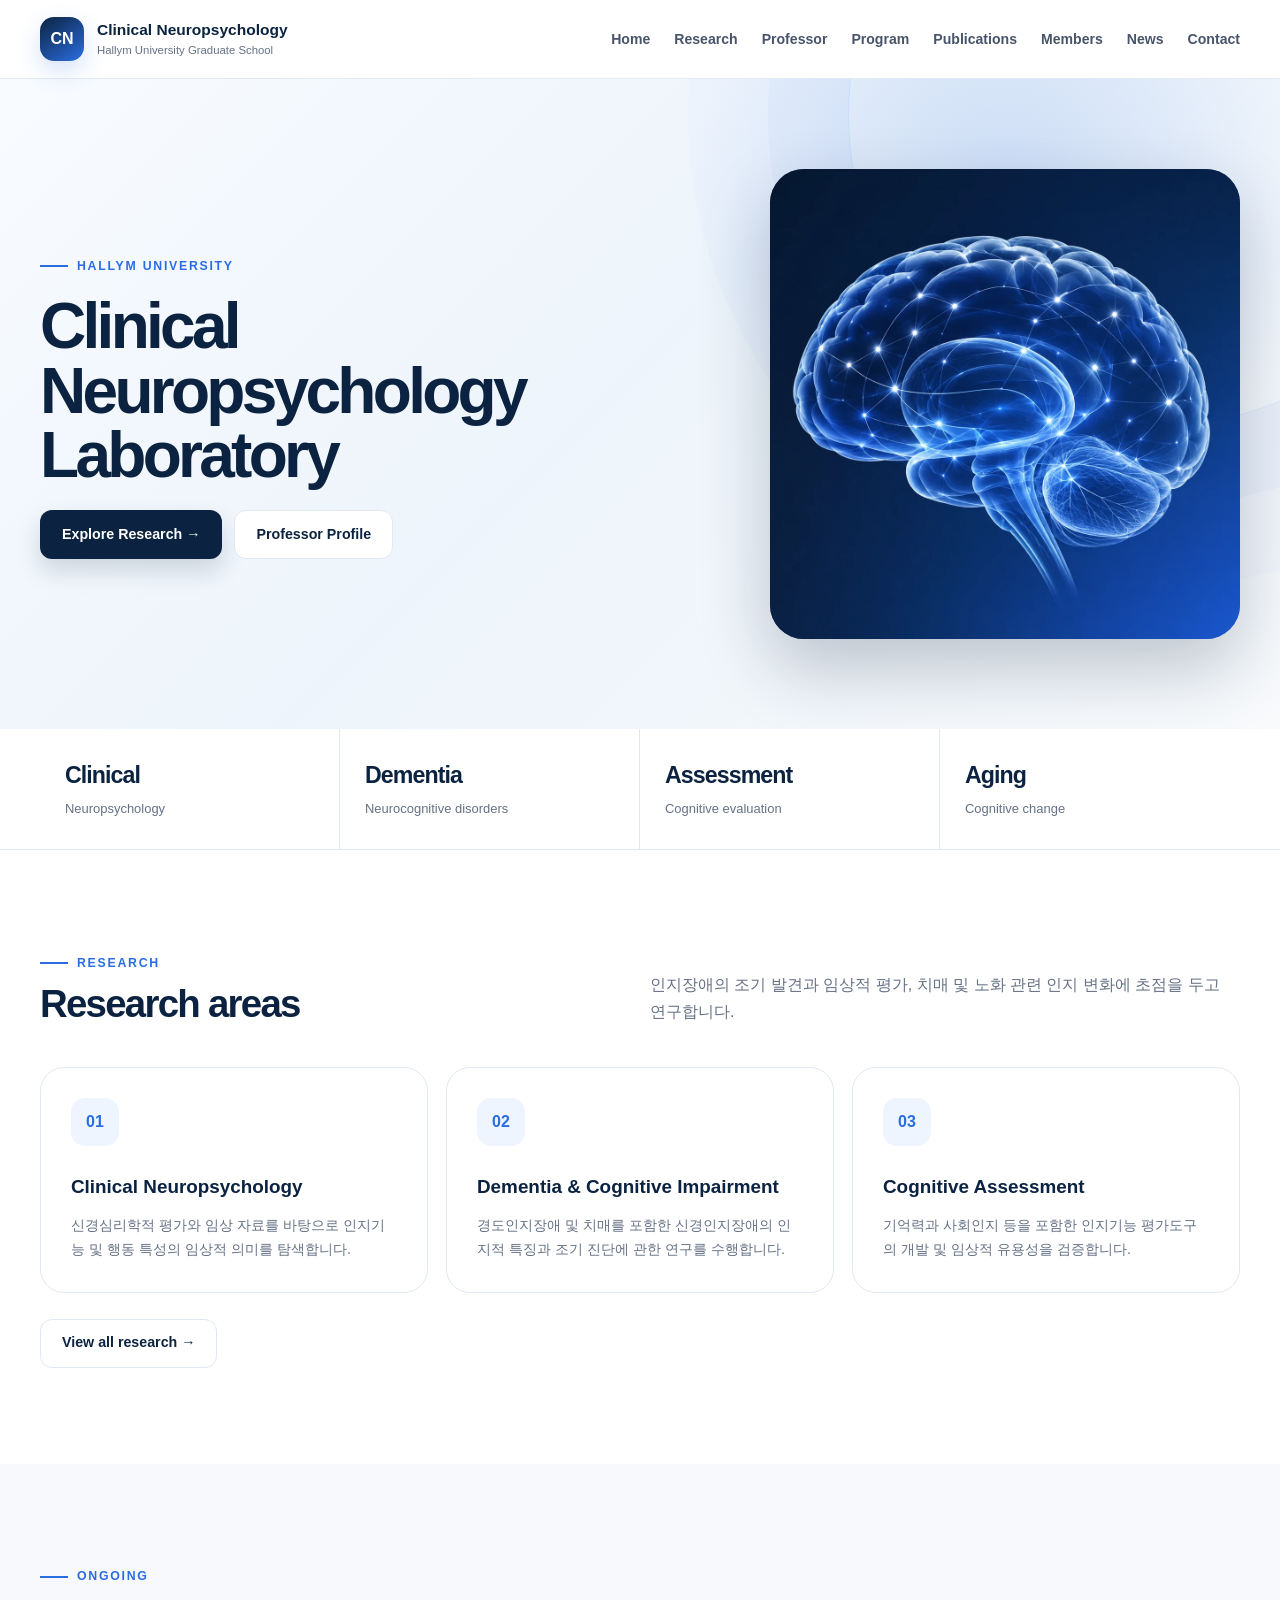
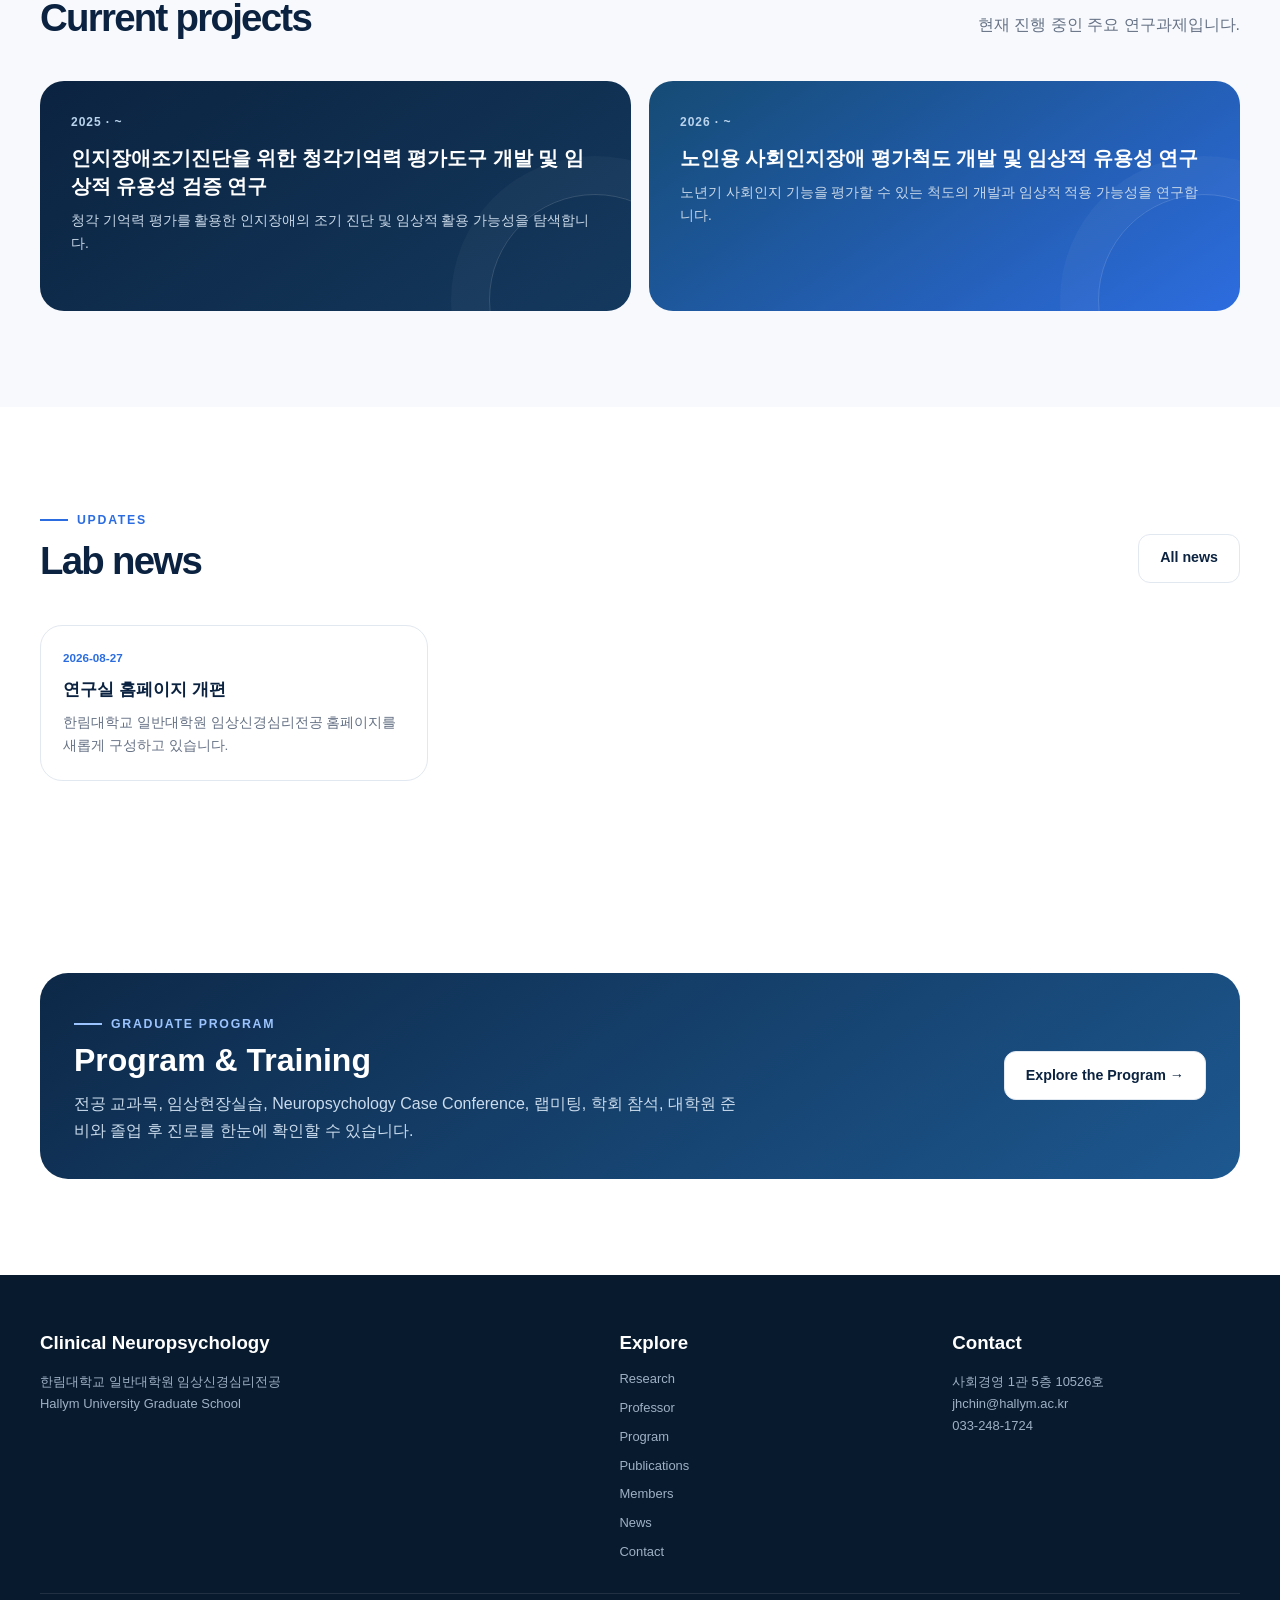
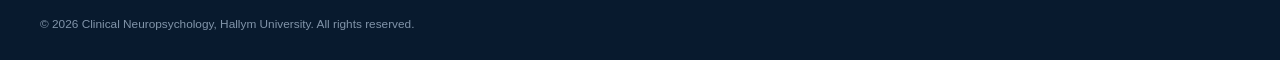
<file: index.html>
<!doctype html>
<html lang="ko">
<head>
<meta charset="utf-8">
<meta name="viewport" content="width=device-width, initial-scale=1">
<meta name="description" content="한림대학교 일반대학원 임상신경심리전공">
<title>Home | Clinical Neuropsychology · Hallym University</title>
<link rel="stylesheet" href="assets/css/style.css">
</head>
<body data-page="home">

<nav class="nav">
  <div class="container nav-inner">
    <a class="brand" href="index.html">
      <div class="mark">CN</div>
      <div>
        <strong data-site="lab_name_en"></strong>
        <span data-site="school_en"></span>
      </div>
    </a>
    <button class="menu-btn" aria-label="메뉴 열기">☰</button>
    <ul class="menu">
      <li><a href="index.html" data-nav="home">Home</a></li>
      <li><a href="research.html" data-nav="research">Research</a></li>
      <li><a href="professor.html" data-nav="professor">Professor</a></li>
      <li><a href="program.html" data-nav="program">Program</a></li>
      <li><a href="publications.html" data-nav="publications">Publications</a></li>
      <li><a href="people.html" data-nav="people">Members</a></li>
      <li><a href="news.html" data-nav="news">News</a></li>
      
      <li><a href="contact.html" data-nav="contact">Contact</a></li>
    </ul>
  </div>
</nav>

<header class="hero">
  <div class="container hero-grid">
    <div>
      <div class="eyebrow" data-site="hero_eyebrow"></div>
      <h1 id="hero-title"></h1>
      <p class="lead" data-site="hero_description"></p>
      <p class="sublead" data-site="hero_keywords"></p>
      <div class="actions"><a class="btn primary" href="research.html">Explore Research →</a><a class="btn secondary" href="professor.html">Professor Profile</a></div>
    </div>
    <div class="visual hero-brain-card">
      <img
        class="hero-brain-image"
        src="assets/images/hero-brain.webp"
        alt="신경망 연결을 시각화한 뇌 일러스트레이션"
        width="1100"
        height="1100"
        decoding="async"
        fetchpriority="high">
    </div>
  </div>
</header>
<div class="stats-wrap"><div class="container stats"><div class="stat"><strong>Clinical</strong><span>Neuropsychology</span></div><div class="stat"><strong>Dementia</strong><span>Neurocognitive disorders</span></div><div class="stat"><strong>Assessment</strong><span>Cognitive evaluation</span></div><div class="stat"><strong>Aging</strong><span>Cognitive change</span></div></div></div>
<section><div class="container"><div class="section-head"><div><div class="eyebrow">Research</div><h2>Research areas</h2></div><p>인지장애의 조기 발견과 임상적 평가, 치매 및 노화 관련 인지 변화에 초점을 두고 연구합니다.</p></div><div class="grid3" id="home-research"></div><div style="margin-top:26px"><a class="btn secondary" href="research.html">View all research →</a></div></div></section>
<section class="soft"><div class="container"><div class="section-head"><div><div class="eyebrow">Ongoing</div><h2>Current projects</h2></div><p>현재 진행 중인 주요 연구과제입니다.</p></div><div class="grid2" id="home-projects"></div></div></section>
<section><div class="container"><div class="section-head"><div><div class="eyebrow">Updates</div><h2>Lab news</h2></div><a class="btn secondary" href="news.html">All news</a></div><div class="news-grid" id="home-news"></div></div></section>



<section>
  <div class="container">
    <div class="program-promo">
      <div>
        <div class="eyebrow">Graduate Program</div>
        <h2>Program & Training</h2>
        <p>전공 교과목, 임상현장실습, Neuropsychology Case Conference, 랩미팅, 학회 참석, 대학원 준비와 졸업 후 진로를 한눈에 확인할 수 있습니다.</p>
      </div>
      <div class="program-promo-actions"><a class="btn secondary" href="program.html">Explore the Program →</a></div>
    </div>
  </div>
</section>

<footer>
  <div class="container">
    <div class="footer-grid">
      <div>
        <h3 data-site="lab_name_en"></h3>
        <p><span data-site="lab_name_ko"></span><br>
        <span data-site="school_en"></span></p>
      </div>
      <div>
        <h3>Explore</h3>
        <div class="footer-links">
          <a href="research.html">Research</a>
          <a href="professor.html">Professor</a>
          <a href="program.html">Program</a>
          <a href="publications.html">Publications</a>
          <a href="people.html">Members</a>
          <a href="news.html">News</a>
          
          <a href="contact.html">Contact</a>
        </div>
      </div>
      <div>
        <h3>Contact</h3>
        <p><span data-site="room"></span><br>
        <a data-site-mail href="mailto:jhchin@hallym.ac.kr"></a><br>
        <a data-site-phone href="tel:0332481724"></a></p>
      </div>
    </div>
    <div class="copyright">© <span class="current-year">2026</span> Clinical Neuropsychology, Hallym University. All rights reserved.</div>
  </div>
</footer>
<script src="assets/js/app.js"></script>

</body>
</html>
</file>
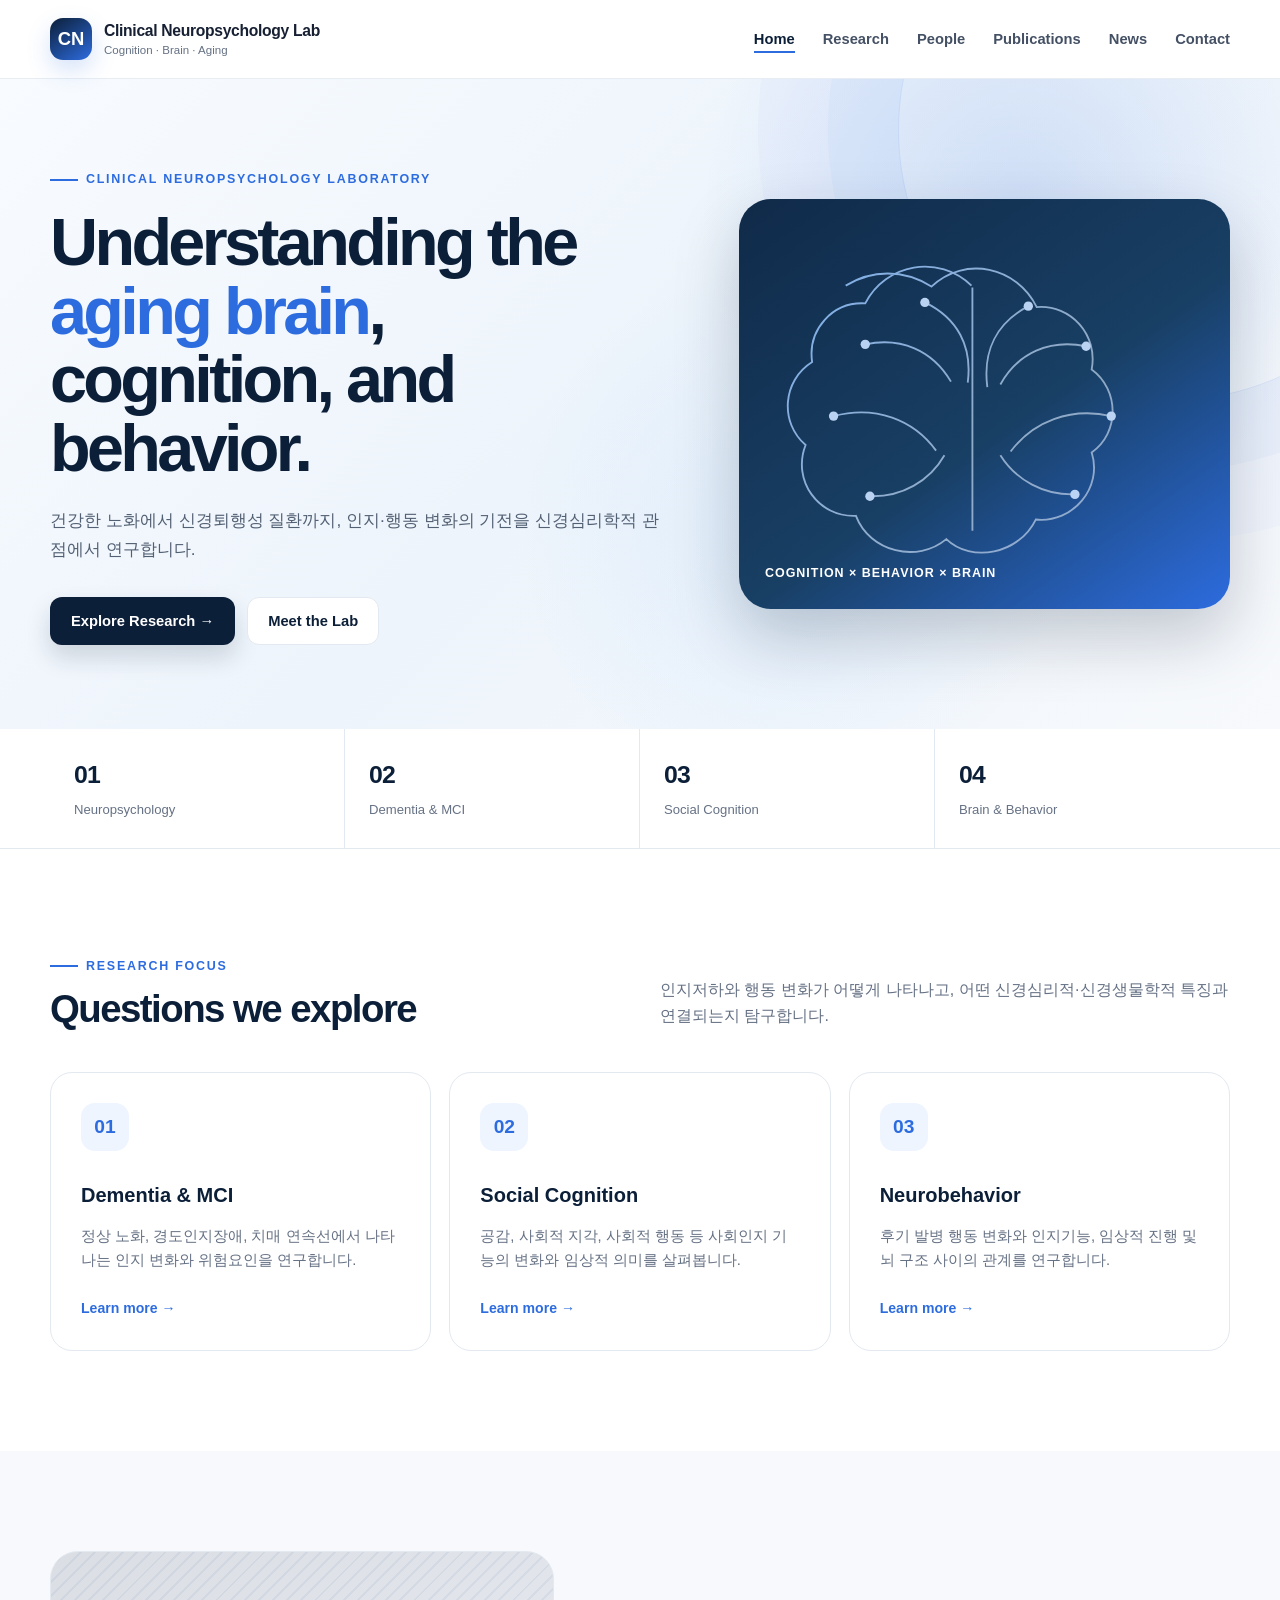
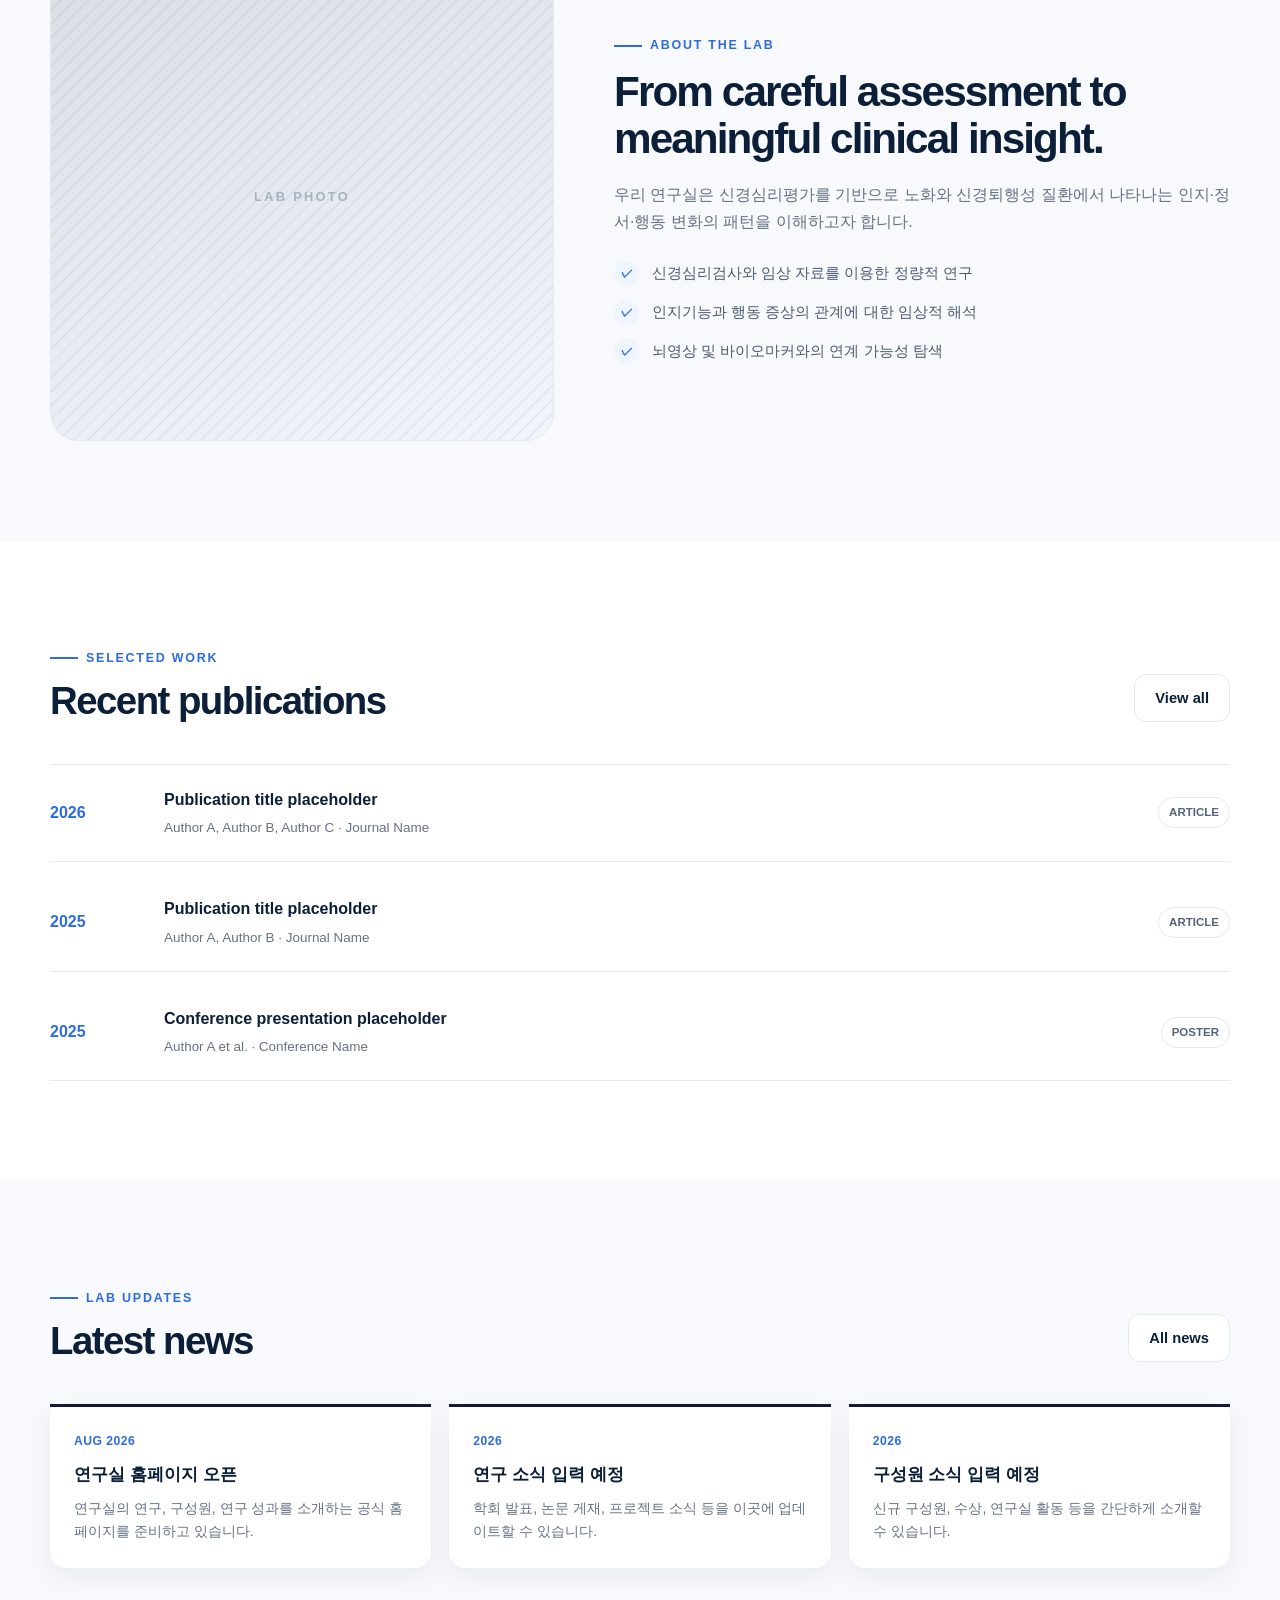
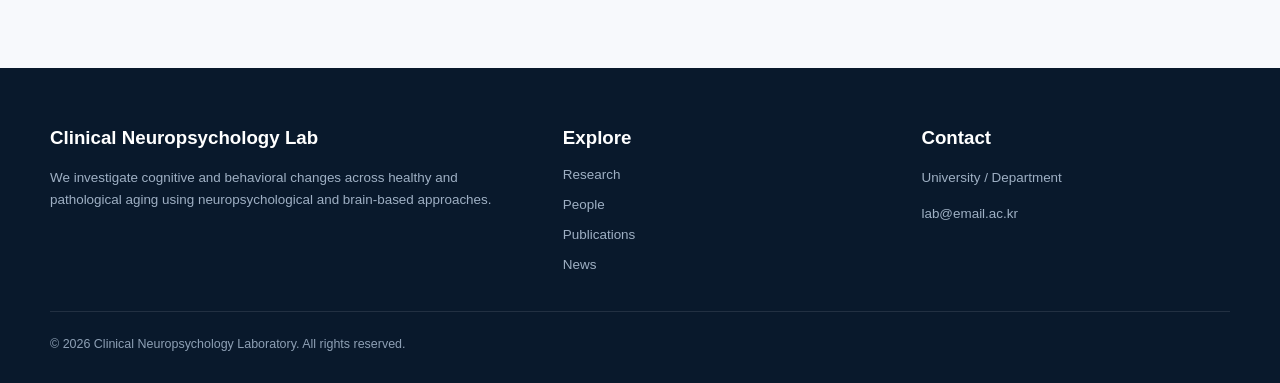
<file: lab-website-v1/index.html>
<!doctype html>
<html lang="ko">
<head>
  <meta charset="utf-8">
  <meta name="viewport" content="width=device-width, initial-scale=1">
  <meta name="description" content="Clinical Neuropsychology Laboratory website">
  <title>Home | Clinical Neuropsychology Lab</title>
  <link rel="stylesheet" href="css/style.css">
</head>
<body>

<nav class="navbar">
  <div class="container nav-inner">
    <a href="index.html" class="brand">
      <div class="brand-mark">CN</div>
      <div class="brand-text">
        <strong>Clinical Neuropsychology Lab</strong>
        <span>Cognition · Brain · Aging</span>
      </div>
    </a>
    <button class="menu-btn" aria-label="메뉴 열기" aria-expanded="false">☰</button>
    <ul class="nav-menu"><li><a href="index.html" class="active">Home</a></li>
<li><a href="research.html" class="">Research</a></li>
<li><a href="people.html" class="">People</a></li>
<li><a href="publications.html" class="">Publications</a></li>
<li><a href="news.html" class="">News</a></li>
<li><a href="contact.html" class="">Contact</a></li></ul>
  </div>
</nav>

<header class="hero">
  <div class="container hero-grid">
    <div>
      <div class="eyebrow">Clinical Neuropsychology Laboratory</div>
      <h1>Understanding the <em>aging brain</em>, cognition, and behavior.</h1>
      <p>건강한 노화에서 신경퇴행성 질환까지, 인지·행동 변화의 기전을 신경심리학적 관점에서 연구합니다.</p>
      <div class="hero-actions">
        <a class="btn btn-primary" href="research.html">Explore Research →</a>
        <a class="btn btn-secondary" href="people.html">Meet the Lab</a>
      </div>
    </div>
    <div class="brain-card">
      
<svg viewBox="0 0 520 440" fill="none" xmlns="http://www.w3.org/2000/svg" aria-hidden="true">
  <defs>
    <linearGradient id="g1" x1="90" y1="70" x2="430" y2="360" gradientUnits="userSpaceOnUse">
      <stop stop-color="#90C2FF"/>
      <stop offset="1" stop-color="#FFFFFF" stop-opacity=".55"/>
    </linearGradient>
  </defs>
  <g opacity=".95" stroke="url(#g1)" stroke-width="2">
    <path d="M246 93c-35-34-92-24-114 19-35-2-62 28-57 63-32 20-35 65-7 89-15 38 14 78 54 76 15 39 66 51 97 25 27 26 78 16 96-21 40 4 72-34 60-72 30-21 30-67 0-89 7-37-22-70-59-67-21-43-77-56-113-22-14-9-30-14-47-14-16 0-32 5-45 13" />
    <path d="M247 95v261M196 111c35 17 51 47 46 86M132 156c38-8 72 6 92 40M98 233c45-12 86 4 110 37M137 319c34 1 64-16 80-44M307 115c-34 18-49 48-44 87M369 158c-39-8-73 7-92 41M396 233c-44-10-84 6-108 38M357 317c-33 1-63-15-80-42" />
  </g>
  <g fill="#C9E0FF">
    <circle cx="132" cy="156" r="5"/><circle cx="98" cy="233" r="5"/><circle cx="137" cy="319" r="5"/>
    <circle cx="196" cy="111" r="5"/><circle cx="369" cy="158" r="5"/><circle cx="396" cy="233" r="5"/>
    <circle cx="357" cy="317" r="5"/><circle cx="307" cy="115" r="5"/>
  </g>
</svg>

      <div class="label">Cognition × Behavior × Brain</div>
    </div>
  </div>
</header>
<section class="stat-strip">
  <div class="container stats">
    <div class="stat"><strong>01</strong><span>Neuropsychology</span></div>
    <div class="stat"><strong>02</strong><span>Dementia & MCI</span></div>
    <div class="stat"><strong>03</strong><span>Social Cognition</span></div>
    <div class="stat"><strong>04</strong><span>Brain & Behavior</span></div>
  </div>
</section>
<section class="section">
  <div class="container">
    <div class="section-head">
      <div><div class="eyebrow">Research Focus</div><h2>Questions we explore</h2></div>
      <p>인지저하와 행동 변화가 어떻게 나타나고, 어떤 신경심리적·신경생물학적 특징과 연결되는지 탐구합니다.</p>
    </div>
    <div class="research-grid">
      <article class="research-card"><div class="icon-box">01</div><h3>Dementia & MCI</h3><p>정상 노화, 경도인지장애, 치매 연속선에서 나타나는 인지 변화와 위험요인을 연구합니다.</p><a class="card-link" href="research.html">Learn more →</a></article>
      <article class="research-card"><div class="icon-box">02</div><h3>Social Cognition</h3><p>공감, 사회적 지각, 사회적 행동 등 사회인지 기능의 변화와 임상적 의미를 살펴봅니다.</p><a class="card-link" href="research.html">Learn more →</a></article>
      <article class="research-card"><div class="icon-box">03</div><h3>Neurobehavior</h3><p>후기 발병 행동 변화와 인지기능, 임상적 진행 및 뇌 구조 사이의 관계를 연구합니다.</p><a class="card-link" href="research.html">Learn more →</a></article>
    </div>
  </div>
</section>
<section class="section soft">
  <div class="container feature">
    <div class="photo-placeholder"></div>
    <div>
      <div class="eyebrow">About the Lab</div>
      <h2>From careful assessment to meaningful clinical insight.</h2>
      <p>우리 연구실은 신경심리평가를 기반으로 노화와 신경퇴행성 질환에서 나타나는 인지·정서·행동 변화의 패턴을 이해하고자 합니다.</p>
      <div class="bullets">
        <div class="bullet"><b>✓</b><span>신경심리검사와 임상 자료를 이용한 정량적 연구</span></div>
        <div class="bullet"><b>✓</b><span>인지기능과 행동 증상의 관계에 대한 임상적 해석</span></div>
        <div class="bullet"><b>✓</b><span>뇌영상 및 바이오마커와의 연계 가능성 탐색</span></div>
      </div>
    </div>
  </div>
</section>
<section class="section">
  <div class="container">
    <div class="section-head">
      <div><div class="eyebrow">Selected Work</div><h2>Recent publications</h2></div>
      <a class="btn btn-secondary" href="publications.html">View all</a>
    </div>
    <div class="publication-list">
      <div class="pub"><div class="pub-year">2026</div><div><div class="pub-title">Publication title placeholder</div><div class="pub-meta">Author A, Author B, Author C · Journal Name</div></div><span class="pub-tag">ARTICLE</span></div>
      <div class="pub"><div class="pub-year">2025</div><div><div class="pub-title">Publication title placeholder</div><div class="pub-meta">Author A, Author B · Journal Name</div></div><span class="pub-tag">ARTICLE</span></div>
      <div class="pub"><div class="pub-year">2025</div><div><div class="pub-title">Conference presentation placeholder</div><div class="pub-meta">Author A et al. · Conference Name</div></div><span class="pub-tag">POSTER</span></div>
    </div>
  </div>
</section>
<section class="section soft">
  <div class="container">
    <div class="section-head"><div><div class="eyebrow">Lab Updates</div><h2>Latest news</h2></div><a class="btn btn-secondary" href="news.html">All news</a></div>
    <div class="news-grid">
      <article class="news-card"><div class="date">AUG 2026</div><h3>연구실 홈페이지 오픈</h3><p>연구실의 연구, 구성원, 연구 성과를 소개하는 공식 홈페이지를 준비하고 있습니다.</p></article>
      <article class="news-card"><div class="date">2026</div><h3>연구 소식 입력 예정</h3><p>학회 발표, 논문 게재, 프로젝트 소식 등을 이곳에 업데이트할 수 있습니다.</p></article>
      <article class="news-card"><div class="date">2026</div><h3>구성원 소식 입력 예정</h3><p>신규 구성원, 수상, 연구실 활동 등을 간단하게 소개할 수 있습니다.</p></article>
    </div>
  </div>
</section>


<footer class="footer">
  <div class="container">
    <div class="footer-grid">
      <div>
        <h3>Clinical Neuropsychology Lab</h3>
        <p>We investigate cognitive and behavioral changes across healthy and pathological aging using neuropsychological and brain-based approaches.</p>
      </div>
      <div>
        <h3>Explore</h3>
        <div class="footer-links">
          <a href="research.html">Research</a><a href="people.html">People</a>
          <a href="publications.html">Publications</a><a href="news.html">News</a>
        </div>
      </div>
      <div>
        <h3>Contact</h3>
        <p>University / Department</p>
        <p>lab@email.ac.kr</p>
      </div>
    </div>
    <div class="footer-bottom">© 2026 Clinical Neuropsychology Laboratory. All rights reserved.</div>
  </div>
</footer>
<script src="js/script.js"></script>

</body>
</html>
</file>
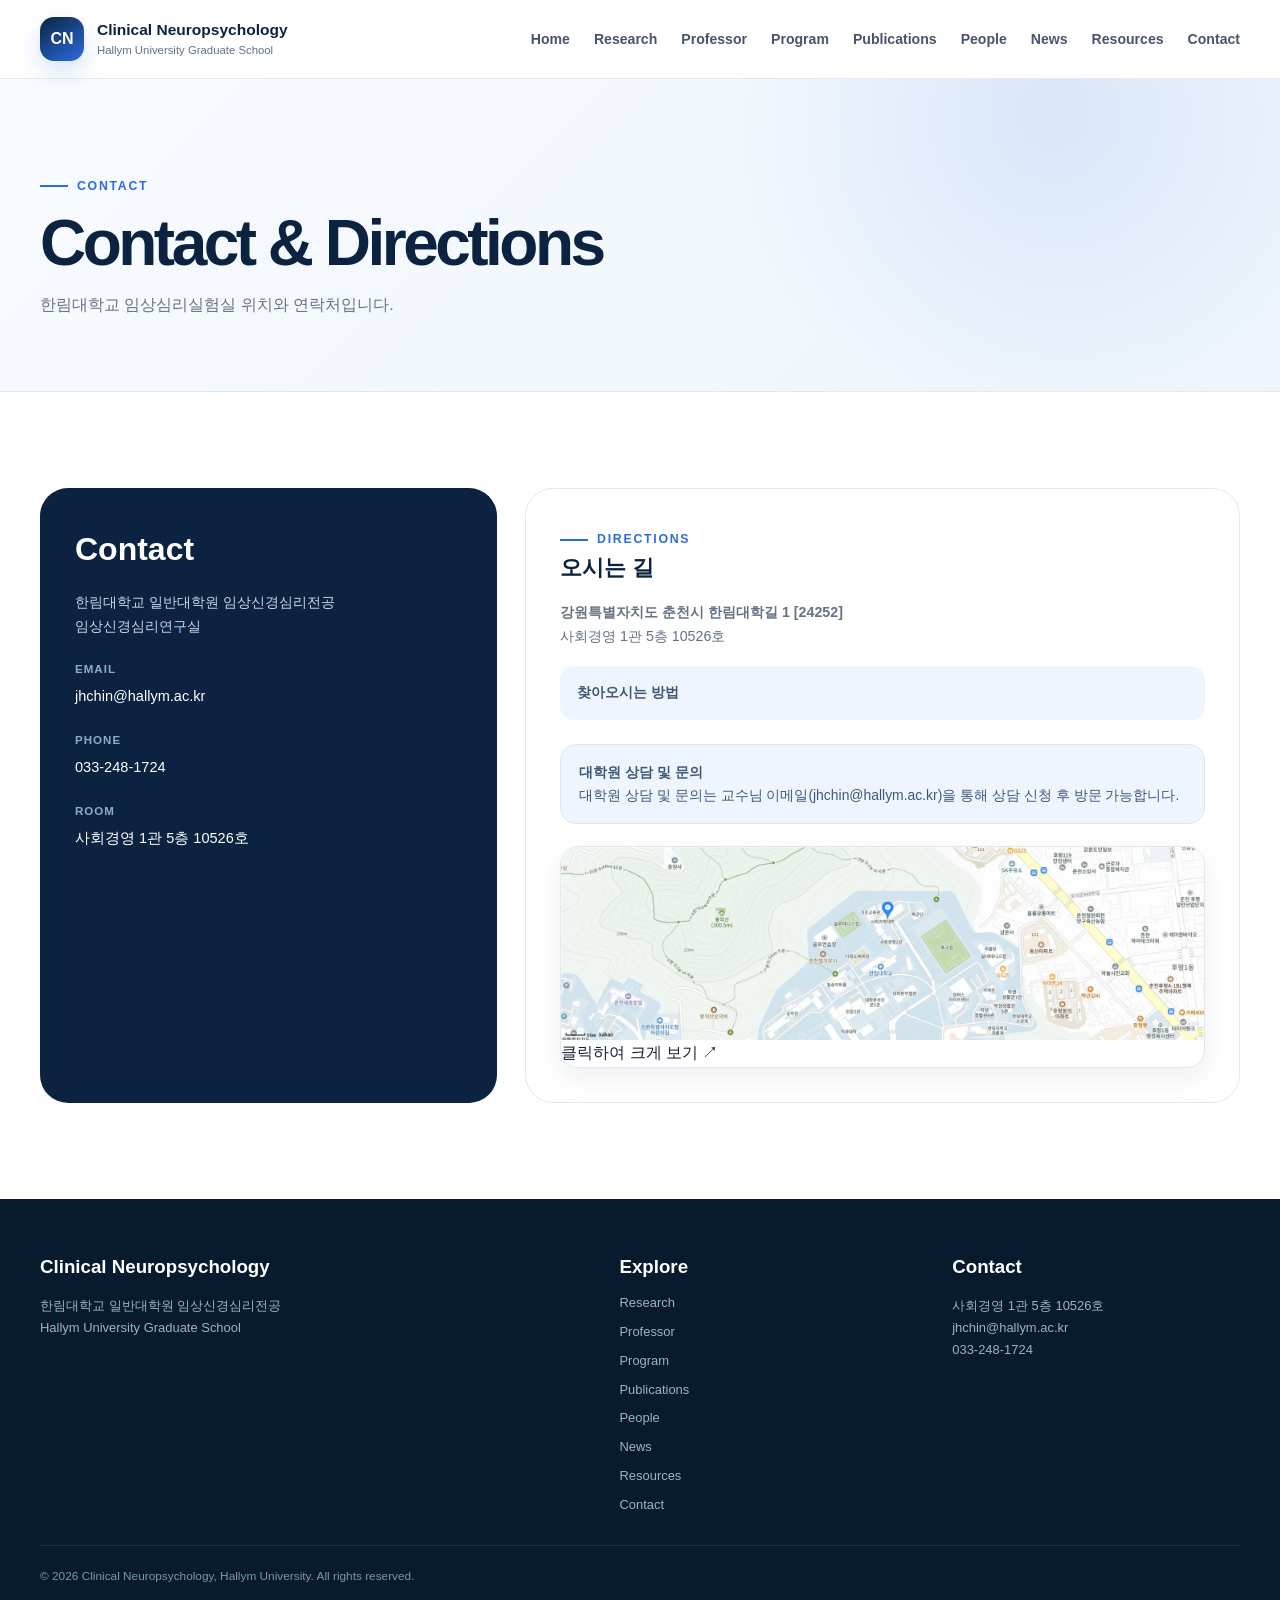
<file: contact.html>
<!doctype html>
<html lang="ko">
<head>
<meta charset="utf-8">
<meta name="viewport" content="width=device-width, initial-scale=1">
<meta name="description" content="한림대학교 일반대학원 임상신경심리전공">
<title>Contact | Clinical Neuropsychology · Hallym University</title>
<link rel="stylesheet" href="assets/css/style.css">
</head>
<body data-page="contact">

<nav class="nav">
  <div class="container nav-inner">
    <a class="brand" href="index.html">
      <div class="mark">CN</div>
      <div>
        <strong data-site="lab_name_en">Clinical Neuropsychology</strong>
        <span data-site="school_en">Hallym University Graduate School</span>
      </div>
    </a>
    <button class="menu-btn" aria-label="메뉴 열기">☰</button>
    <ul class="menu">
      <li><a href="index.html" data-nav="home">Home</a></li>
      <li><a href="research.html" data-nav="research">Research</a></li>
      <li><a href="professor.html" data-nav="professor">Professor</a></li>
      <li><a href="program.html" data-nav="program">Program</a></li>
      <li><a href="publications.html" data-nav="publications">Publications</a></li>
      <li><a href="people.html" data-nav="people">People</a></li>
      <li><a href="news.html" data-nav="news">News</a></li>
      <li><a href="resources.html" data-nav="resources">Resources</a></li>
      <li><a href="contact.html" data-nav="contact">Contact</a></li>
    </ul>
  </div>
</nav>

<header class="page-hero"><div class="container"><div class="eyebrow">Contact</div><h1>Contact & Directions</h1><p>한림대학교 임상심리실험실 위치와 연락처입니다.</p></div></header>
<section><div class="container contact-grid"><div class="contact-dark"><h2>Contact</h2><p><span data-site="lab_name_ko"></span><br><span data-site="room_name"></span></p><div class="citem"><strong>Email</strong><a data-site-mail></a></div><div class="citem"><strong>Phone</strong><a data-site-phone></a></div><div class="citem"><strong>Room</strong><span data-site="room"></span></div></div><div class="route"><div class="eyebrow">Directions</div><h3>오시는 길</h3><p><strong data-site="address"></strong><br><span data-site="room"></span></p><div class="route-note"><strong>찾아오시는 방법</strong><br><span data-site="directions"></span></div><div class="consultation"><strong>대학원 상담 및 문의</strong><br><span id="contact-consultation"></span></div><div class="map map-interactive" id="map-preview" tabindex="0" role="button" aria-label="캠퍼스 지도 크게 보기">
        <img id="campus-map" src="assets/images/hallym-campus-map.webp" alt="한림대학교 캠퍼스 지도">
        <div class="map-hover-label">클릭하여 크게 보기 ↗</div>
      </div></div></div></section>


<footer>
  <div class="container">
    <div class="footer-grid">
      <div>
        <h3 data-site="lab_name_en">Clinical Neuropsychology</h3>
        <p><span data-site="lab_name_ko">한림대학교 일반대학원 임상신경심리전공</span><br>
        <span data-site="school_en">Hallym University Graduate School</span></p>
      </div>
      <div>
        <h3>Explore</h3>
        <div class="footer-links">
          <a href="research.html">Research</a>
          <a href="professor.html">Professor</a>
          <a href="program.html">Program</a>
          <a href="publications.html">Publications</a>
          <a href="people.html">People</a>
          <a href="news.html">News</a>
          <a href="resources.html">Resources</a>
          <a href="contact.html">Contact</a>
        </div>
      </div>
      <div>
        <h3>Contact</h3>
        <p><span data-site="room">사회경영 1관 5층 10526호</span><br>
        <a data-site-mail href="mailto:jhchin@hallym.ac.kr">jhchin@hallym.ac.kr</a><br>
        <a data-site-phone href="tel:0332481724">033-248-1724</a></p>
      </div>
    </div>
    <div class="copyright">© <span class="current-year">2026</span> Clinical Neuropsychology, Hallym University. All rights reserved.</div>
  </div>
</footer>
<script src="assets/js/app.js"></script>


<div class="map-modal" id="map-modal" aria-hidden="true">
  <div class="map-modal-backdrop" data-map-close></div>
  <div class="map-modal-panel" role="dialog" aria-modal="true" aria-label="한림대학교 캠퍼스 지도">
    <div class="map-modal-header">
      <div>
        <strong>한림대학교 캠퍼스 지도</strong>
        <span>마우스 휠 또는 + / − 버튼으로 확대·축소할 수 있습니다.</span>
      </div>
      <button class="map-control close" type="button" data-map-close aria-label="지도 닫기">×</button>
    </div>
    <div class="map-stage" id="map-stage">
      <img id="map-large" src="assets/images/hallym-campus-map.webp" alt="한림대학교 캠퍼스 지도 확대 보기">
    </div>
    <div class="map-controls">
      <button class="map-control" type="button" id="map-minus" aria-label="축소">−</button>
      <button class="map-control reset" type="button" id="map-reset">100%</button>
      <button class="map-control" type="button" id="map-plus" aria-label="확대">+</button>
    </div>
  </div>
</div>

</body>
</html>
</file>
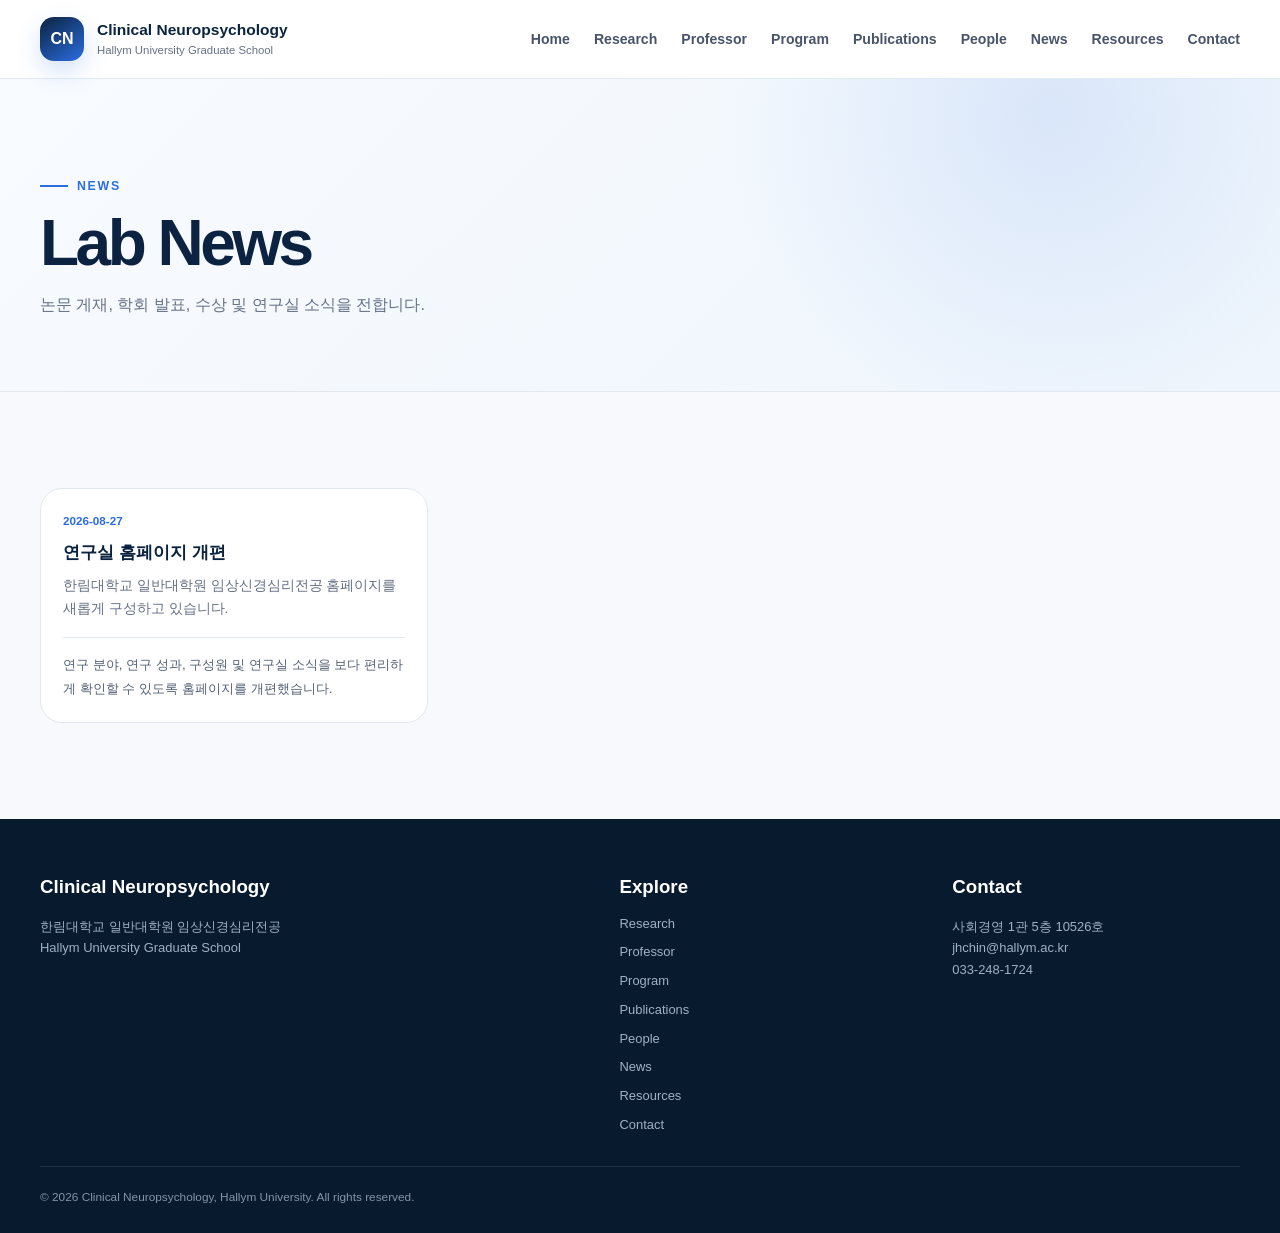
<file: news.html>
<!doctype html>
<html lang="ko">
<head>
<meta charset="utf-8">
<meta name="viewport" content="width=device-width, initial-scale=1">
<meta name="description" content="한림대학교 일반대학원 임상신경심리전공">
<title>News | Clinical Neuropsychology · Hallym University</title>
<link rel="stylesheet" href="assets/css/style.css">
</head>
<body data-page="news">

<nav class="nav">
  <div class="container nav-inner">
    <a class="brand" href="index.html">
      <div class="mark">CN</div>
      <div>
        <strong data-site="lab_name_en">Clinical Neuropsychology</strong>
        <span data-site="school_en">Hallym University Graduate School</span>
      </div>
    </a>
    <button class="menu-btn" aria-label="메뉴 열기">☰</button>
    <ul class="menu">
      <li><a href="index.html" data-nav="home">Home</a></li>
      <li><a href="research.html" data-nav="research">Research</a></li>
      <li><a href="professor.html" data-nav="professor">Professor</a></li>
      <li><a href="program.html" data-nav="program">Program</a></li>
      <li><a href="publications.html" data-nav="publications">Publications</a></li>
      <li><a href="people.html" data-nav="people">People</a></li>
      <li><a href="news.html" data-nav="news">News</a></li>
      <li><a href="resources.html" data-nav="resources">Resources</a></li>
      <li><a href="contact.html" data-nav="contact">Contact</a></li>
    </ul>
  </div>
</nav>

<header class="page-hero"><div class="container"><div class="eyebrow">News</div><h1>Lab News</h1><p>논문 게재, 학회 발표, 수상 및 연구실 소식을 전합니다.</p></div></header>
<section class="soft"><div class="container"><div class="news-grid" id="news-grid"></div></div></section>


<footer>
  <div class="container">
    <div class="footer-grid">
      <div>
        <h3 data-site="lab_name_en">Clinical Neuropsychology</h3>
        <p><span data-site="lab_name_ko">한림대학교 일반대학원 임상신경심리전공</span><br>
        <span data-site="school_en">Hallym University Graduate School</span></p>
      </div>
      <div>
        <h3>Explore</h3>
        <div class="footer-links">
          <a href="research.html">Research</a>
          <a href="professor.html">Professor</a>
          <a href="program.html">Program</a>
          <a href="publications.html">Publications</a>
          <a href="people.html">People</a>
          <a href="news.html">News</a>
          <a href="resources.html">Resources</a>
          <a href="contact.html">Contact</a>
        </div>
      </div>
      <div>
        <h3>Contact</h3>
        <p><span data-site="room">사회경영 1관 5층 10526호</span><br>
        <a data-site-mail href="mailto:jhchin@hallym.ac.kr">jhchin@hallym.ac.kr</a><br>
        <a data-site-phone href="tel:0332481724">033-248-1724</a></p>
      </div>
    </div>
    <div class="copyright">© <span class="current-year">2026</span> Clinical Neuropsychology, Hallym University. All rights reserved.</div>
  </div>
</footer>
<script src="assets/js/app.js"></script>

</body>
</html>
</file>
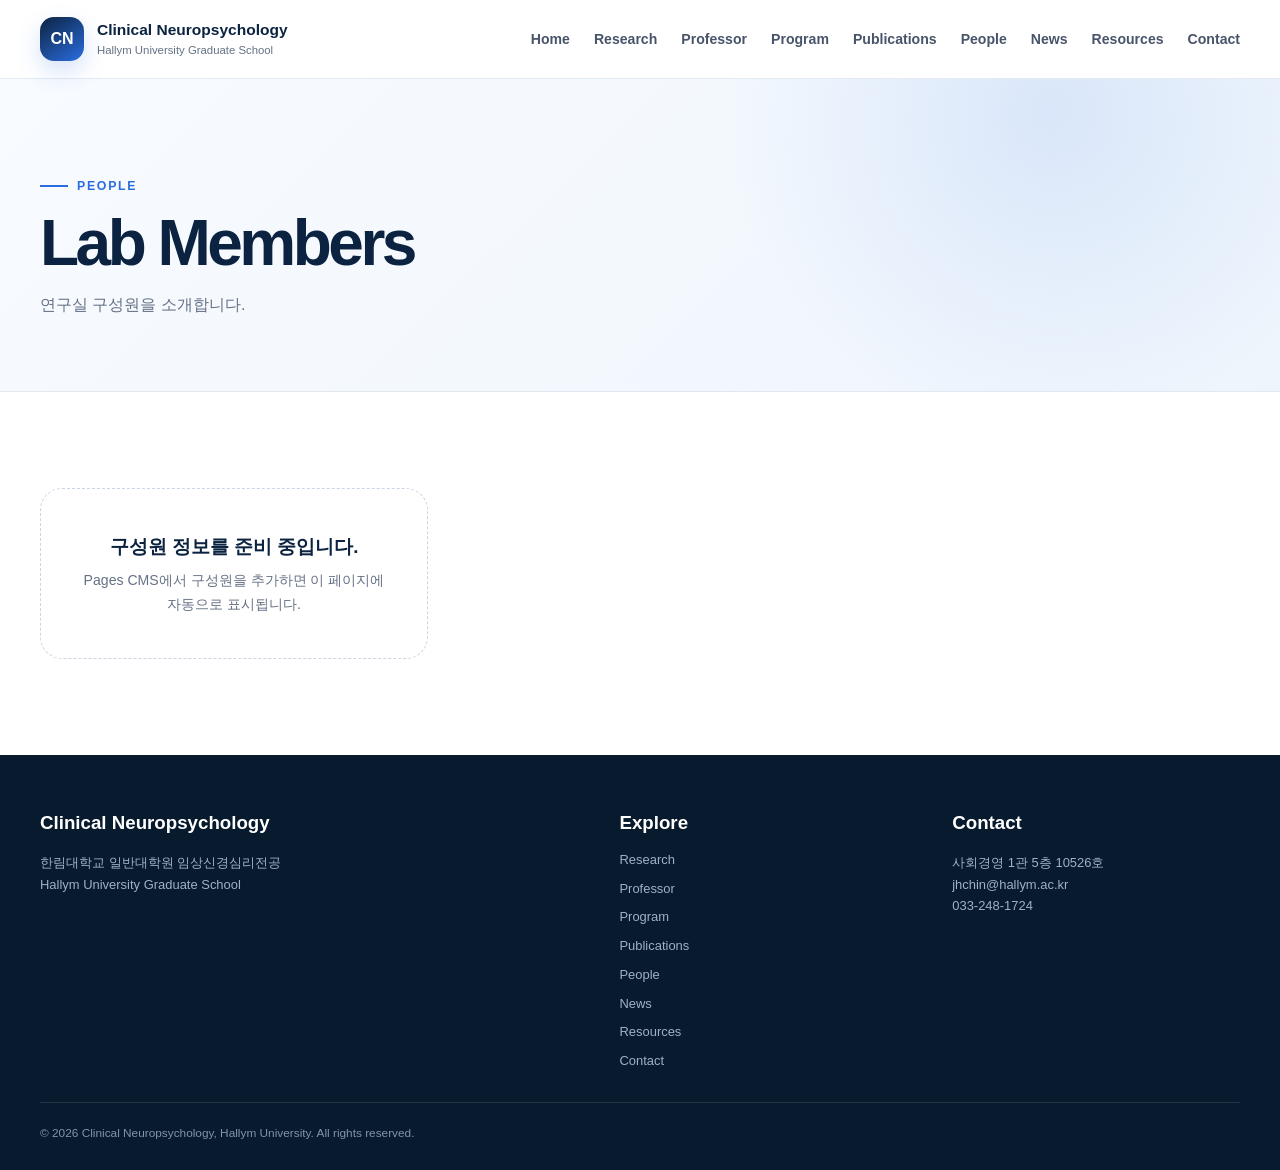
<file: people.html>
<!doctype html>
<html lang="ko">
<head>
<meta charset="utf-8">
<meta name="viewport" content="width=device-width, initial-scale=1">
<meta name="description" content="한림대학교 일반대학원 임상신경심리전공">
<title>People | Clinical Neuropsychology · Hallym University</title>
<link rel="stylesheet" href="assets/css/style.css">
</head>
<body data-page="people">

<nav class="nav">
  <div class="container nav-inner">
    <a class="brand" href="index.html">
      <div class="mark">CN</div>
      <div>
        <strong data-site="lab_name_en">Clinical Neuropsychology</strong>
        <span data-site="school_en">Hallym University Graduate School</span>
      </div>
    </a>
    <button class="menu-btn" aria-label="메뉴 열기">☰</button>
    <ul class="menu">
      <li><a href="index.html" data-nav="home">Home</a></li>
      <li><a href="research.html" data-nav="research">Research</a></li>
      <li><a href="professor.html" data-nav="professor">Professor</a></li>
      <li><a href="program.html" data-nav="program">Program</a></li>
      <li><a href="publications.html" data-nav="publications">Publications</a></li>
      <li><a href="people.html" data-nav="people">People</a></li>
      <li><a href="news.html" data-nav="news">News</a></li>
      <li><a href="resources.html" data-nav="resources">Resources</a></li>
      <li><a href="contact.html" data-nav="contact">Contact</a></li>
    </ul>
  </div>
</nav>

<header class="page-hero"><div class="container"><div class="eyebrow">People</div><h1>Lab Members</h1><p>연구실 구성원을 소개합니다.</p></div></header>
<section><div class="container"><div class="member-grid" id="member-grid"></div></div></section>


<footer>
  <div class="container">
    <div class="footer-grid">
      <div>
        <h3 data-site="lab_name_en">Clinical Neuropsychology</h3>
        <p><span data-site="lab_name_ko">한림대학교 일반대학원 임상신경심리전공</span><br>
        <span data-site="school_en">Hallym University Graduate School</span></p>
      </div>
      <div>
        <h3>Explore</h3>
        <div class="footer-links">
          <a href="research.html">Research</a>
          <a href="professor.html">Professor</a>
          <a href="program.html">Program</a>
          <a href="publications.html">Publications</a>
          <a href="people.html">People</a>
          <a href="news.html">News</a>
          <a href="resources.html">Resources</a>
          <a href="contact.html">Contact</a>
        </div>
      </div>
      <div>
        <h3>Contact</h3>
        <p><span data-site="room">사회경영 1관 5층 10526호</span><br>
        <a data-site-mail href="mailto:jhchin@hallym.ac.kr">jhchin@hallym.ac.kr</a><br>
        <a data-site-phone href="tel:0332481724">033-248-1724</a></p>
      </div>
    </div>
    <div class="copyright">© <span class="current-year">2026</span> Clinical Neuropsychology, Hallym University. All rights reserved.</div>
  </div>
</footer>
<script src="assets/js/app.js"></script>

</body>
</html>
</file>
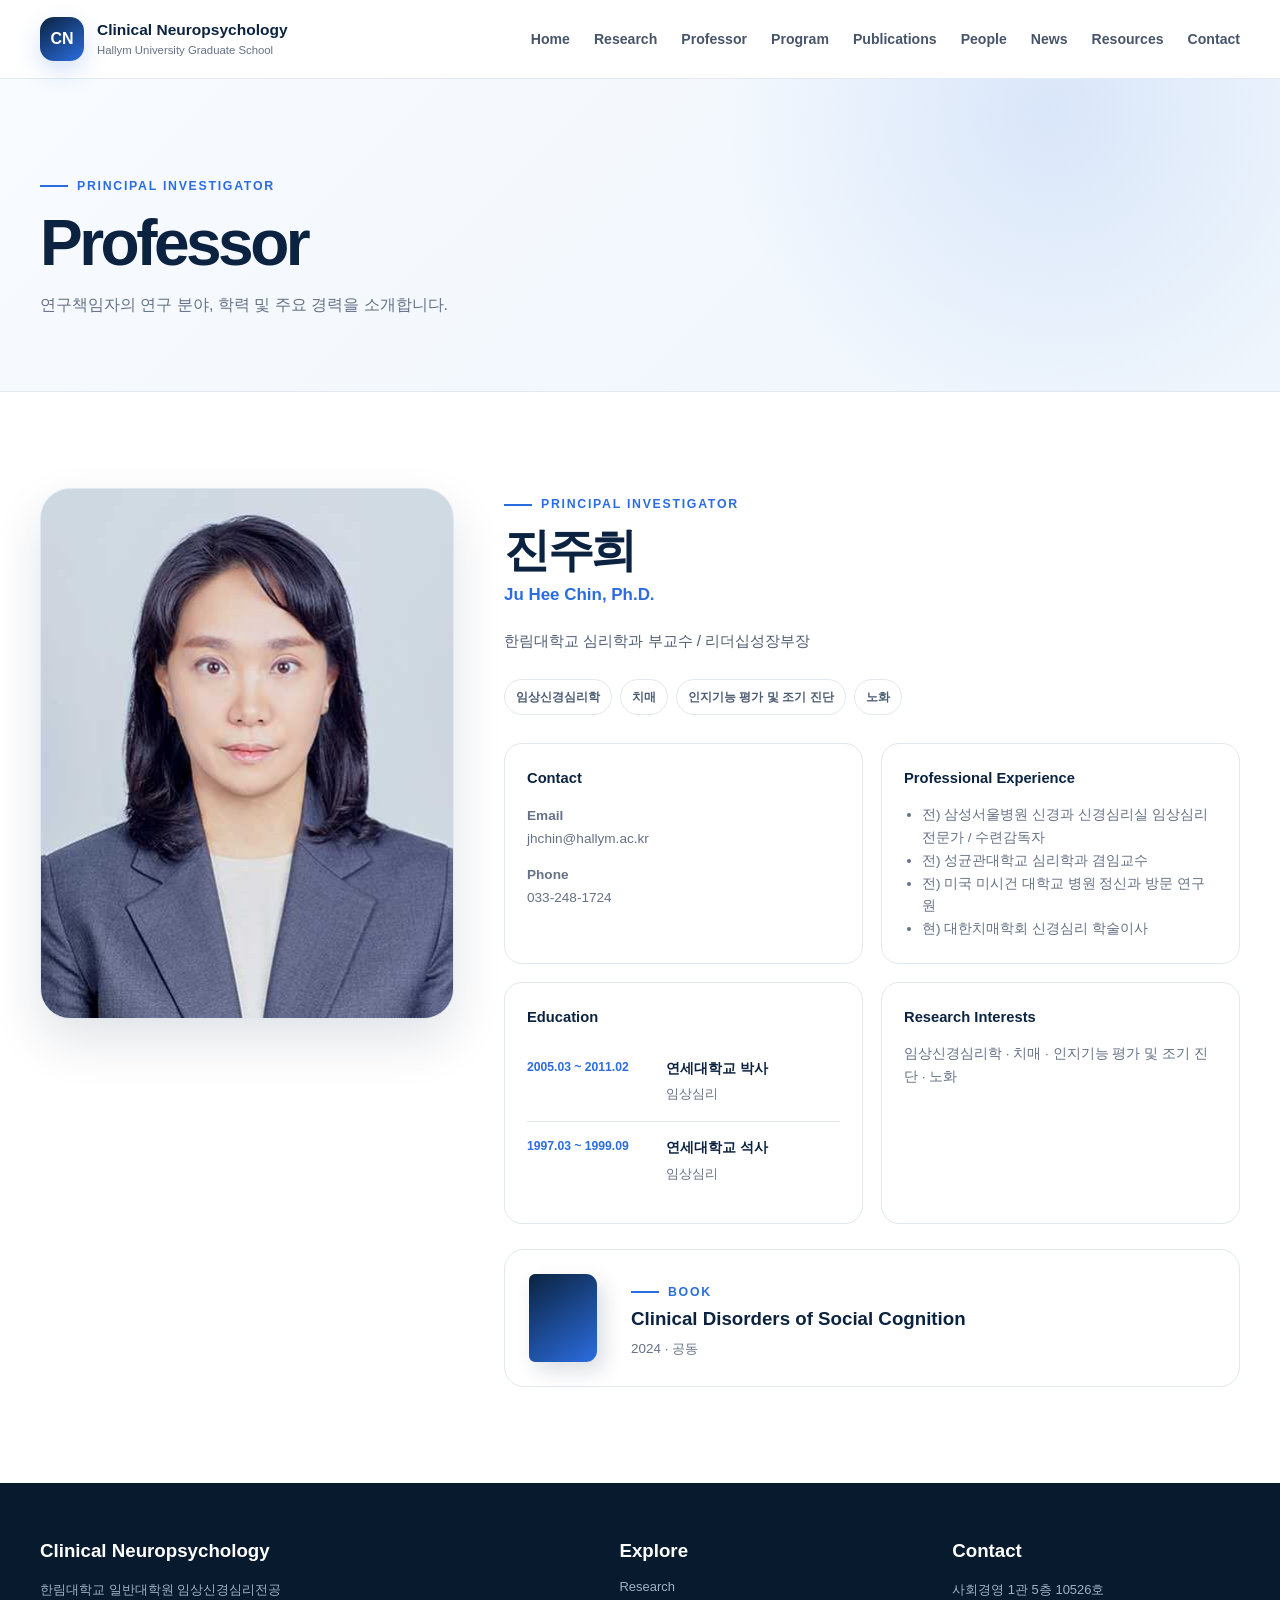
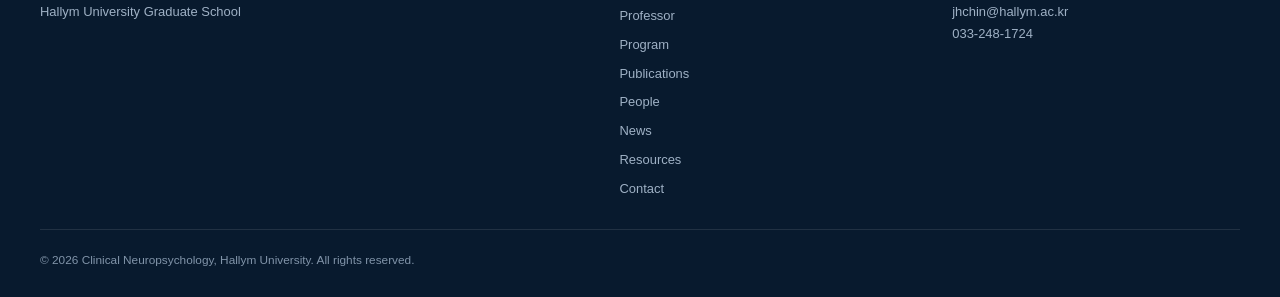
<file: professor.html>
<!doctype html>
<html lang="ko">
<head>
<meta charset="utf-8">
<meta name="viewport" content="width=device-width, initial-scale=1">
<meta name="description" content="한림대학교 일반대학원 임상신경심리전공">
<title>Professor | Clinical Neuropsychology · Hallym University</title>
<link rel="stylesheet" href="assets/css/style.css">
</head>
<body data-page="professor">

<nav class="nav">
  <div class="container nav-inner">
    <a class="brand" href="index.html">
      <div class="mark">CN</div>
      <div>
        <strong data-site="lab_name_en">Clinical Neuropsychology</strong>
        <span data-site="school_en">Hallym University Graduate School</span>
      </div>
    </a>
    <button class="menu-btn" aria-label="메뉴 열기">☰</button>
    <ul class="menu">
      <li><a href="index.html" data-nav="home">Home</a></li>
      <li><a href="research.html" data-nav="research">Research</a></li>
      <li><a href="professor.html" data-nav="professor">Professor</a></li>
      <li><a href="program.html" data-nav="program">Program</a></li>
      <li><a href="publications.html" data-nav="publications">Publications</a></li>
      <li><a href="people.html" data-nav="people">People</a></li>
      <li><a href="news.html" data-nav="news">News</a></li>
      <li><a href="resources.html" data-nav="resources">Resources</a></li>
      <li><a href="contact.html" data-nav="contact">Contact</a></li>
    </ul>
  </div>
</nav>

<header class="page-hero"><div class="container"><div class="eyebrow">Principal Investigator</div><h1>Professor</h1><p>연구책임자의 연구 분야, 학력 및 주요 경력을 소개합니다.</p></div></header>
<section><div class="container pi-grid"><div class="pi-photo"><img id="prof-photo" src="assets/images/professor-ju-hee-chin.png" alt="진주희 교수"></div><div class="pi-info"><div class="eyebrow">Principal Investigator</div><h2 id="prof-name-ko">진주희 교수</h2><div class="en-name" id="prof-name-en">Ju Hee Chin, Ph.D.</div><div class="position" id="prof-position">한림대학교 심리학과 부교수 / 리더십성장부장</div><div class="chips" id="prof-chips"></div><div class="info-grid"><div class="info-box"><h3>Contact</h3><p><strong>Email</strong><br><a id="prof-email"></a></p><p><strong>Phone</strong><br><span id="prof-phone"></span></p></div><div class="info-box"><h3>Professional Experience</h3><ul id="prof-career"></ul></div><div class="info-box"><h3>Education</h3><div class="timeline" id="prof-education"></div></div><div class="info-box"><h3>Research Interests</h3><p>임상신경심리학 · 치매 · 인지기능 평가 및 조기 진단 · 노화</p></div></div><div class="book" id="prof-book"></div></div></div></section>


<footer>
  <div class="container">
    <div class="footer-grid">
      <div>
        <h3 data-site="lab_name_en">Clinical Neuropsychology</h3>
        <p><span data-site="lab_name_ko">한림대학교 일반대학원 임상신경심리전공</span><br>
        <span data-site="school_en">Hallym University Graduate School</span></p>
      </div>
      <div>
        <h3>Explore</h3>
        <div class="footer-links">
          <a href="research.html">Research</a>
          <a href="professor.html">Professor</a>
          <a href="program.html">Program</a>
          <a href="publications.html">Publications</a>
          <a href="people.html">People</a>
          <a href="news.html">News</a>
          <a href="resources.html">Resources</a>
          <a href="contact.html">Contact</a>
        </div>
      </div>
      <div>
        <h3>Contact</h3>
        <p><span data-site="room">사회경영 1관 5층 10526호</span><br>
        <a data-site-mail href="mailto:jhchin@hallym.ac.kr">jhchin@hallym.ac.kr</a><br>
        <a data-site-phone href="tel:0332481724">033-248-1724</a></p>
      </div>
    </div>
    <div class="copyright">© <span class="current-year">2026</span> Clinical Neuropsychology, Hallym University. All rights reserved.</div>
  </div>
</footer>
<script src="assets/js/app.js"></script>

</body>
</html>
</file>
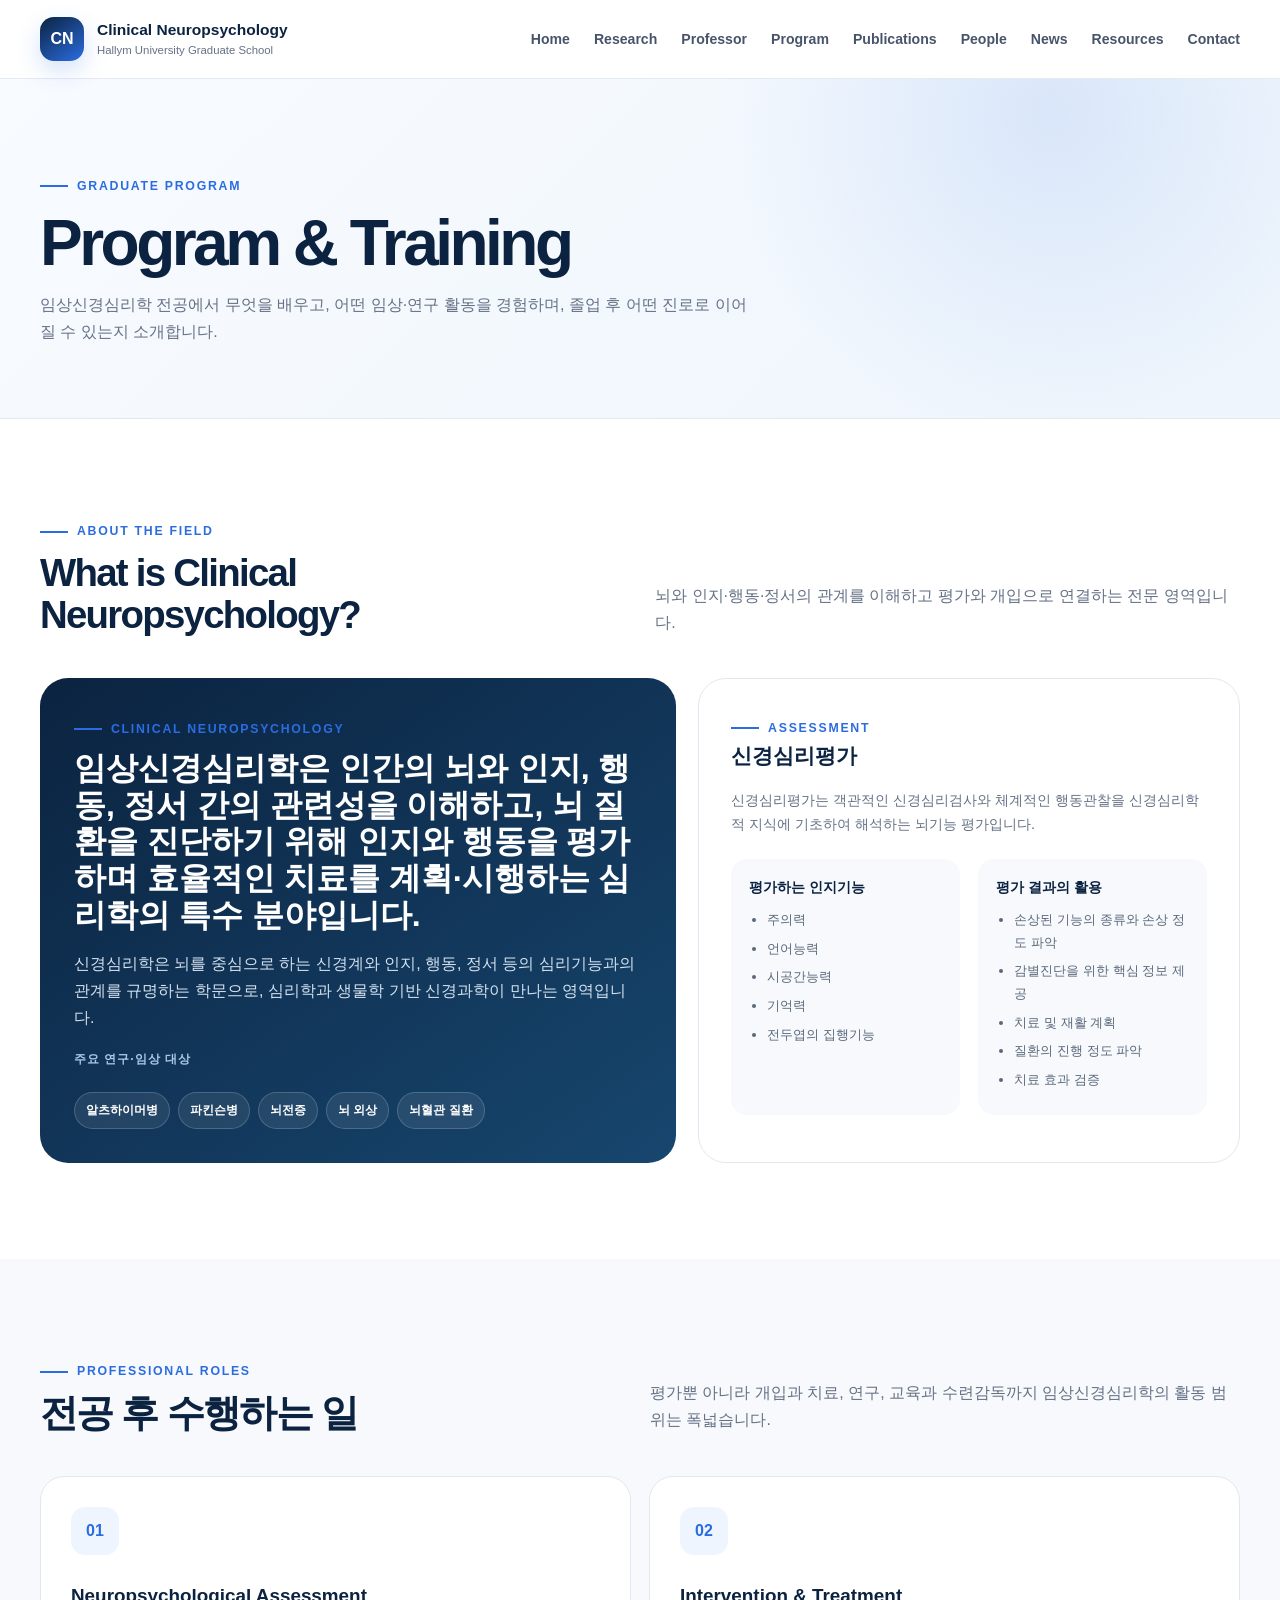
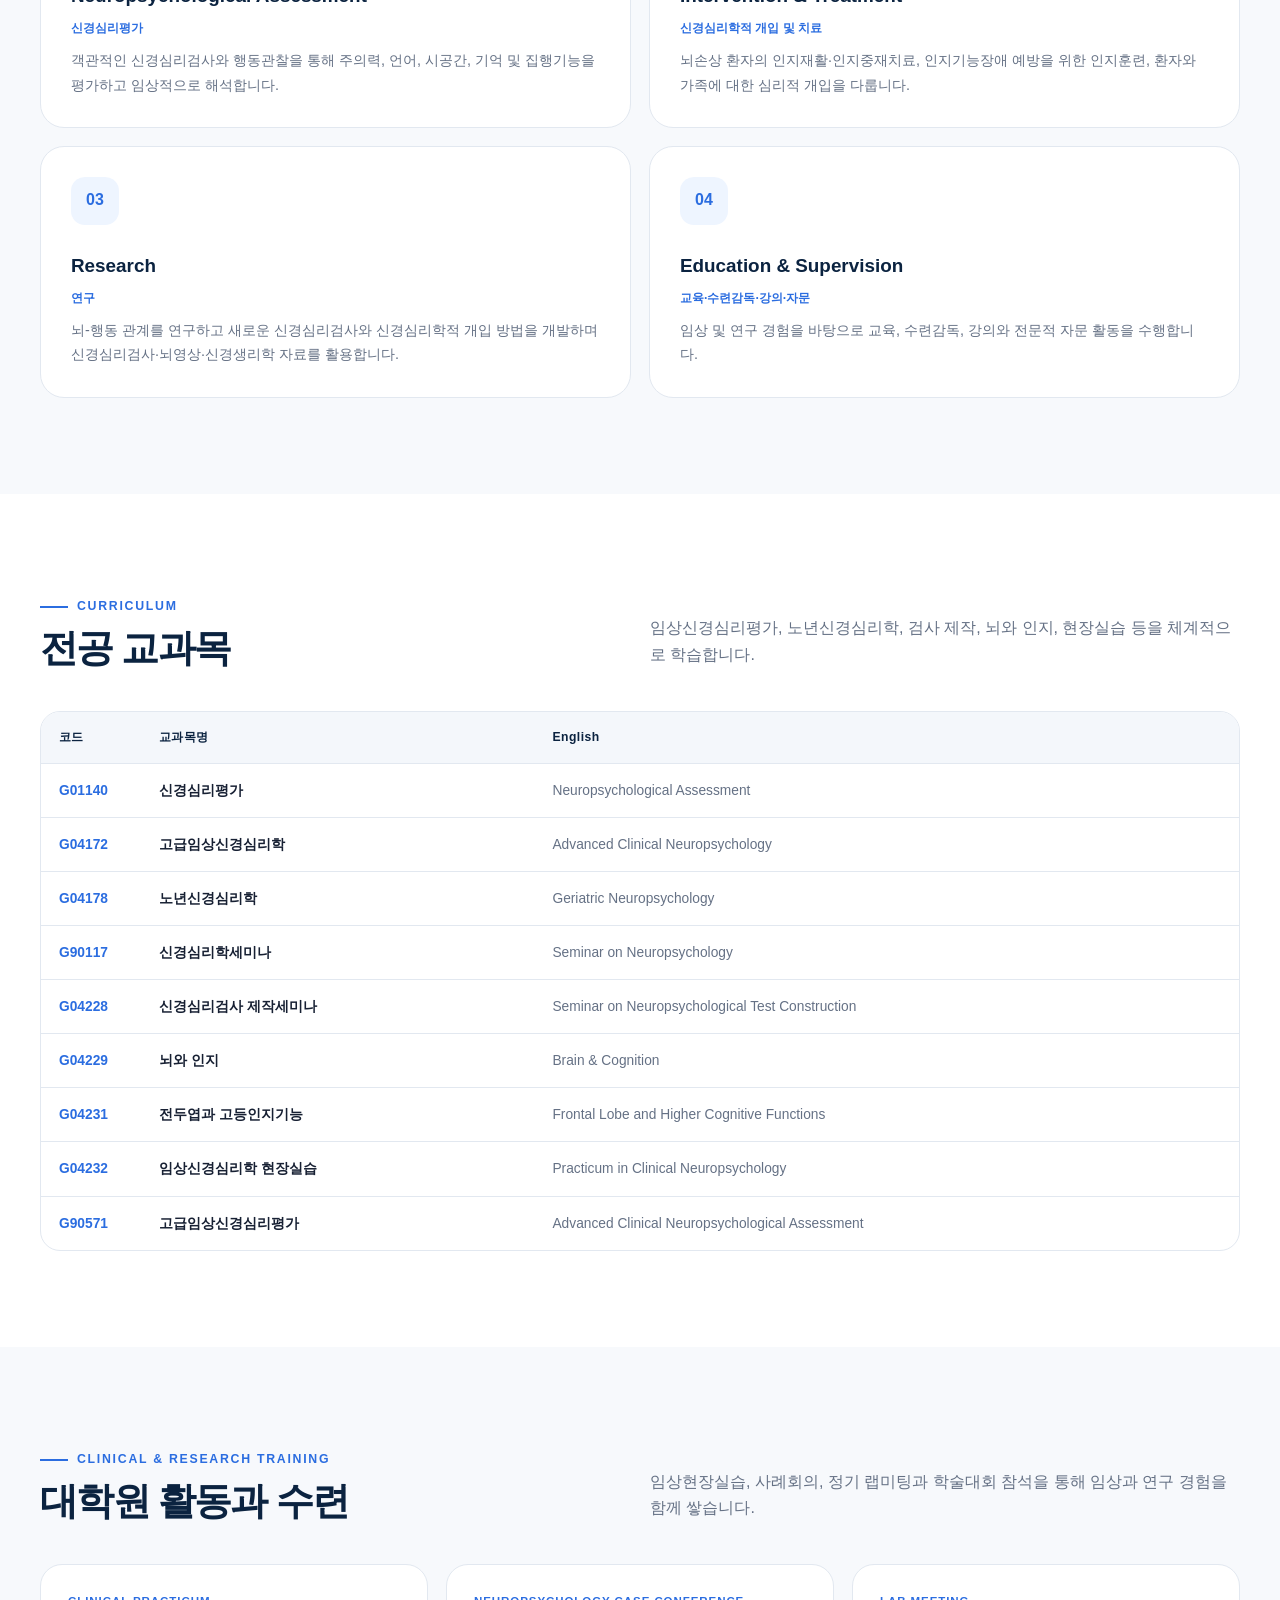
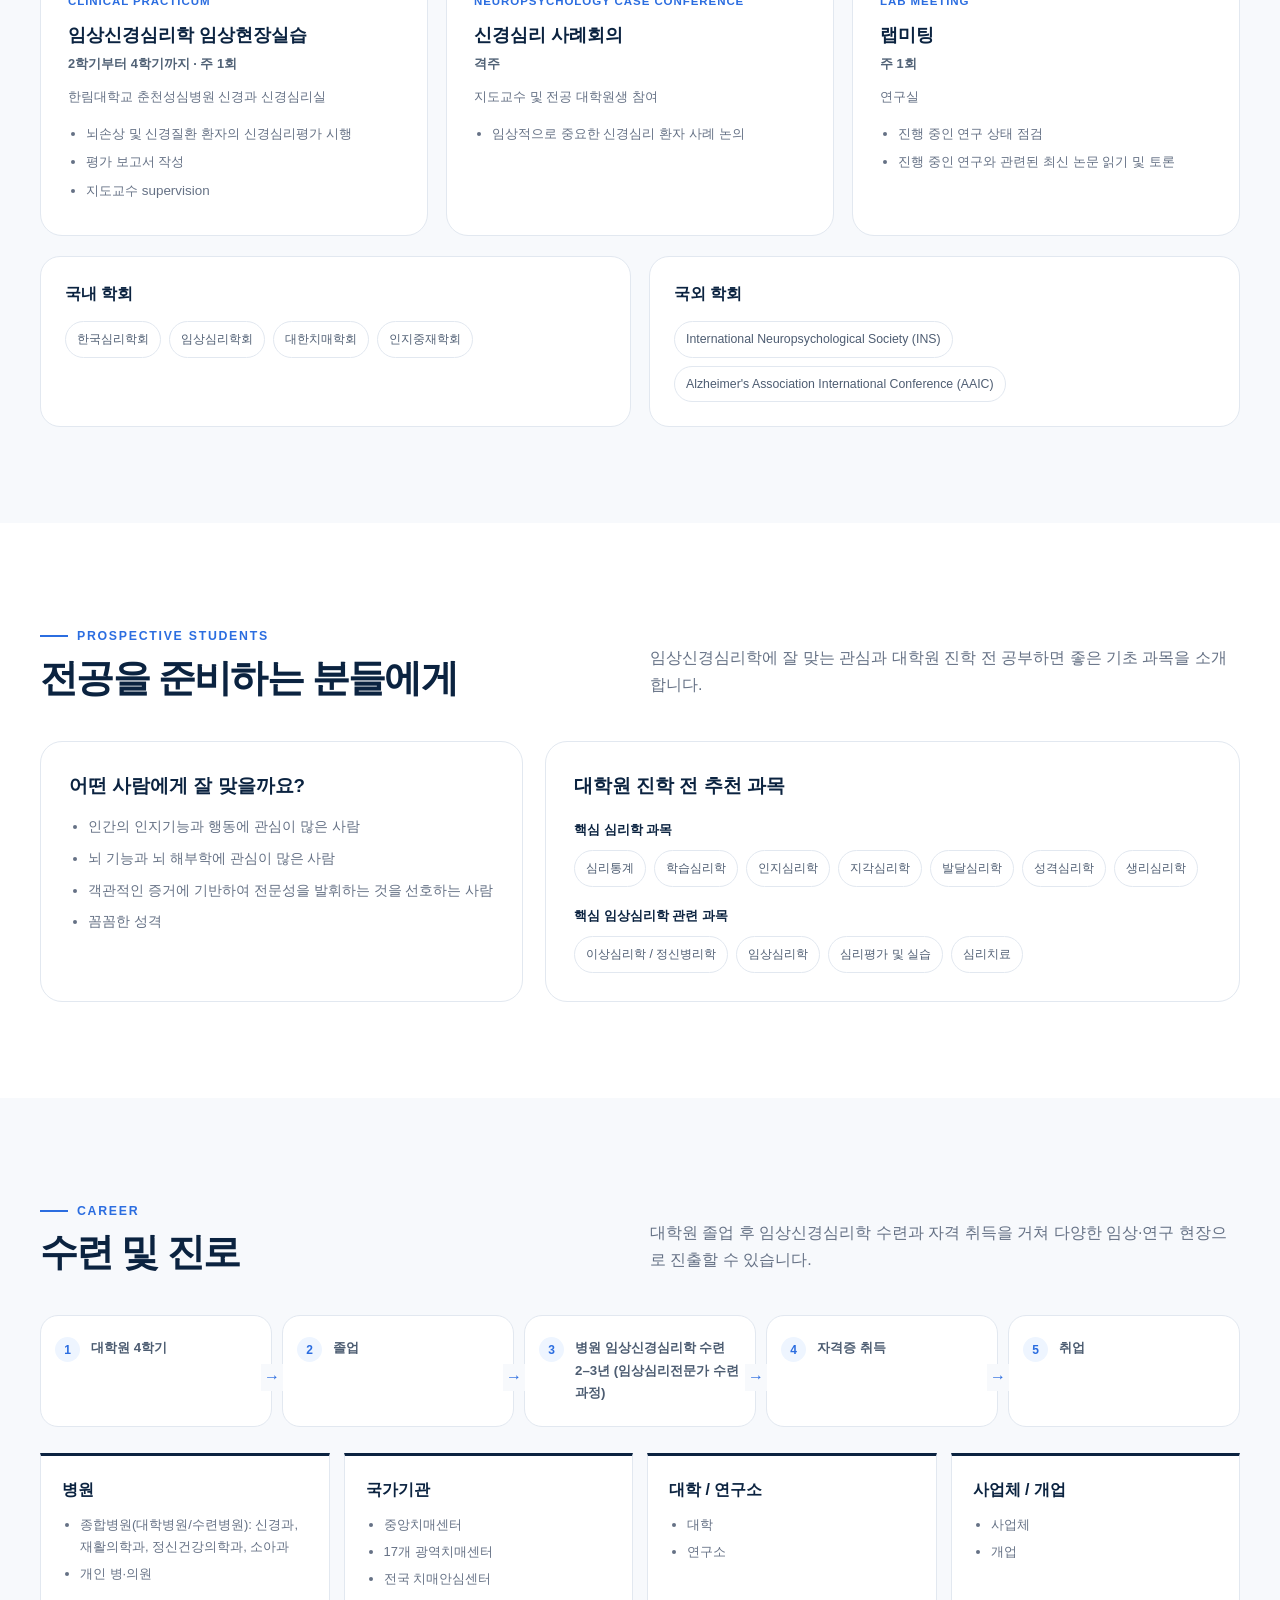
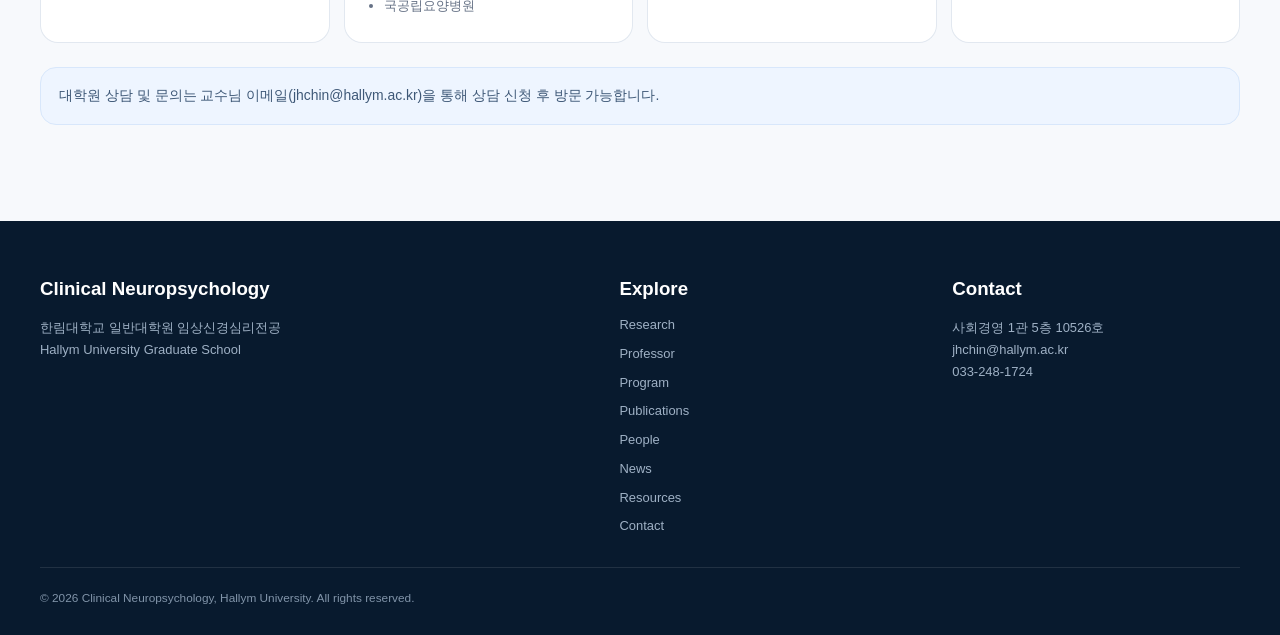
<file: program.html>
<!doctype html>
<html lang="ko">
<head>
<meta charset="utf-8">
<meta name="viewport" content="width=device-width, initial-scale=1">
<meta name="description" content="한림대학교 일반대학원 임상신경심리전공">
<title>Program & Training | Clinical Neuropsychology · Hallym University</title>
<link rel="stylesheet" href="assets/css/style.css">
</head>
<body data-page="program">

<nav class="nav">
  <div class="container nav-inner">
    <a class="brand" href="index.html">
      <div class="mark">CN</div>
      <div>
        <strong data-site="lab_name_en">Clinical Neuropsychology</strong>
        <span data-site="school_en">Hallym University Graduate School</span>
      </div>
    </a>
    <button class="menu-btn" aria-label="메뉴 열기">☰</button>
    <ul class="menu">
      <li><a href="index.html" data-nav="home">Home</a></li>
      <li><a href="research.html" data-nav="research">Research</a></li>
      <li><a href="professor.html" data-nav="professor">Professor</a></li>
      <li><a href="program.html" data-nav="program">Program</a></li>
      <li><a href="publications.html" data-nav="publications">Publications</a></li>
      <li><a href="people.html" data-nav="people">People</a></li>
      <li><a href="news.html" data-nav="news">News</a></li>
      <li><a href="resources.html" data-nav="resources">Resources</a></li>
      <li><a href="contact.html" data-nav="contact">Contact</a></li>
    </ul>
  </div>
</nav>

<header class="page-hero">
  <div class="container">
    <div class="eyebrow">Graduate Program</div>
    <h1>Program & Training</h1>
    <p>임상신경심리학 전공에서 무엇을 배우고, 어떤 임상·연구 활동을 경험하며, 졸업 후 어떤 진로로 이어질 수 있는지 소개합니다.</p>
  </div>
</header>

<section>
  <div class="container">
    <div class="section-head">
      <div>
        <div class="eyebrow">About the Field</div>
        <h2 id="program-intro-title">What is Clinical Neuropsychology?</h2>
      </div>
      <p>뇌와 인지·행동·정서의 관계를 이해하고 평가와 개입으로 연결하는 전문 영역입니다.</p>
    </div>

    <div class="program-intro">
      <div class="definition-box">
        <div class="eyebrow">Clinical Neuropsychology</div>
        <h2 id="program-definition"></h2>
        <p id="neuropsychology-definition"></p>
        <div style="margin-top:18px;font-size:.76rem;font-weight:850;letter-spacing:.08em;color:#a9c8e7">주요 연구·임상 대상</div>
        <div class="chips" id="target-diseases"></div>
      </div>

      <div class="assessment-box">
        <div class="eyebrow">Assessment</div>
        <h3>신경심리평가</h3>
        <p id="assessment-description"></p>
        <div class="two-list">
          <div class="list-panel"><h4>평가하는 인지기능</h4><ul id="assessment-functions"></ul></div>
          <div class="list-panel"><h4>평가 결과의 활용</h4><ul id="assessment-uses"></ul></div>
        </div>
      </div>
    </div>
  </div>
</section>

<section class="soft">
  <div class="container">
    <div class="section-head">
      <div><div class="eyebrow">Professional Roles</div><h2>전공 후 수행하는 일</h2></div>
      <p>평가뿐 아니라 개입과 치료, 연구, 교육과 수련감독까지 임상신경심리학의 활동 범위는 폭넓습니다.</p>
    </div>
    <div class="grid2" id="role-grid"></div>
  </div>
</section>

<section>
  <div class="container">
    <div class="section-head">
      <div><div class="eyebrow">Curriculum</div><h2>전공 교과목</h2></div>
      <p>임상신경심리평가, 노년신경심리학, 검사 제작, 뇌와 인지, 현장실습 등을 체계적으로 학습합니다.</p>
    </div>
    <div class="curriculum-wrap">
      <table class="curriculum-table">
        <thead>
          <tr><th>코드</th><th>교과목명</th><th>English</th></tr>
        </thead>
        <tbody id="curriculum-table"></tbody>
      </table>
    </div>
  </div>
</section>

<section class="soft">
  <div class="container">
    <div class="section-head">
      <div><div class="eyebrow">Clinical & Research Training</div><h2>대학원 활동과 수련</h2></div>
      <p>임상현장실습, 사례회의, 정기 랩미팅과 학술대회 참석을 통해 임상과 연구 경험을 함께 쌓습니다.</p>
    </div>
    <div class="training-grid" id="training-grid"></div>

    <div class="conference-grid">
      <div class="conference-panel">
        <h3>국내 학회</h3>
        <div class="conference-chips" id="conference-domestic"></div>
      </div>
      <div class="conference-panel">
        <h3>국외 학회</h3>
        <div class="conference-chips" id="conference-international"></div>
      </div>
    </div>
  </div>
</section>

<section>
  <div class="container">
    <div class="section-head">
      <div><div class="eyebrow">Prospective Students</div><h2>전공을 준비하는 분들에게</h2></div>
      <p>임상신경심리학에 잘 맞는 관심과 대학원 진학 전 공부하면 좋은 기초 과목을 소개합니다.</p>
    </div>

    <div class="students-grid">
      <div class="student-panel">
        <h3>어떤 사람에게 잘 맞을까요?</h3>
        <ul id="ideal-traits"></ul>
      </div>

      <div class="student-panel">
        <h3>대학원 진학 전 추천 과목</h3>
        <div class="prep-group">
          <strong>핵심 심리학 과목</strong>
          <div class="course-chips" id="recommended-psychology"></div>
        </div>
        <div class="prep-group">
          <strong>핵심 임상심리학 관련 과목</strong>
          <div class="course-chips" id="recommended-clinical"></div>
        </div>
      </div>
    </div>
  </div>
</section>

<section class="soft">
  <div class="container">
    <div class="section-head">
      <div><div class="eyebrow">Career</div><h2>수련 및 진로</h2></div>
      <p>대학원 졸업 후 임상신경심리학 수련과 자격 취득을 거쳐 다양한 임상·연구 현장으로 진출할 수 있습니다.</p>
    </div>

    <div class="pathway" id="career-pathway"></div>
    <div class="destination-grid" id="career-destinations"></div>
    <div class="consultation" id="consultation-note"></div>
  </div>
</section>

<footer>
  <div class="container">
    <div class="footer-grid">
      <div>
        <h3 data-site="lab_name_en">Clinical Neuropsychology</h3>
        <p><span data-site="lab_name_ko">한림대학교 일반대학원 임상신경심리전공</span><br>
        <span data-site="school_en">Hallym University Graduate School</span></p>
      </div>
      <div>
        <h3>Explore</h3>
        <div class="footer-links">
          <a href="research.html">Research</a>
          <a href="professor.html">Professor</a>
          <a href="program.html">Program</a>
          <a href="publications.html">Publications</a>
          <a href="people.html">People</a>
          <a href="news.html">News</a>
          <a href="resources.html">Resources</a>
          <a href="contact.html">Contact</a>
        </div>
      </div>
      <div>
        <h3>Contact</h3>
        <p><span data-site="room">사회경영 1관 5층 10526호</span><br>
        <a data-site-mail href="mailto:jhchin@hallym.ac.kr">jhchin@hallym.ac.kr</a><br>
        <a data-site-phone href="tel:0332481724">033-248-1724</a></p>
      </div>
    </div>
    <div class="copyright">© <span class="current-year">2026</span> Clinical Neuropsychology, Hallym University. All rights reserved.</div>
  </div>
</footer>

<script src="assets/js/app.js"></script>
</body>
</html>
</file>
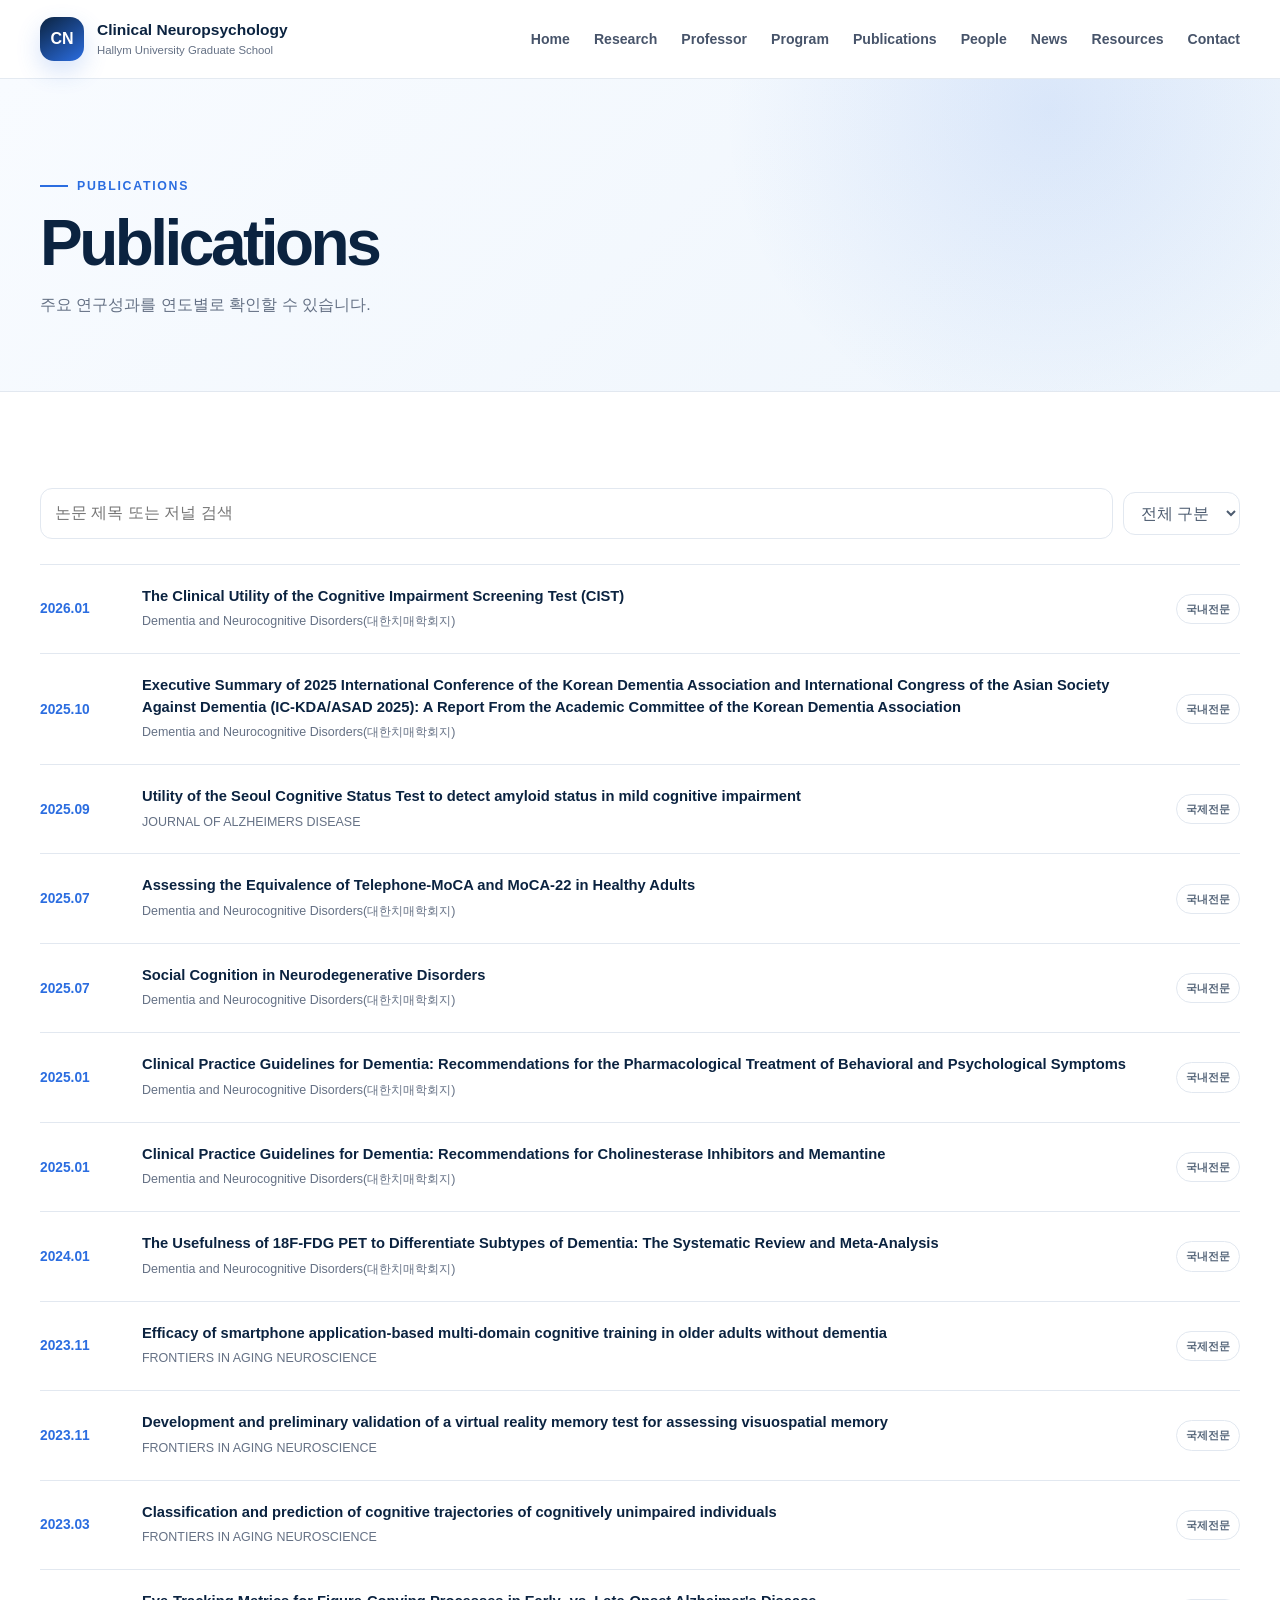
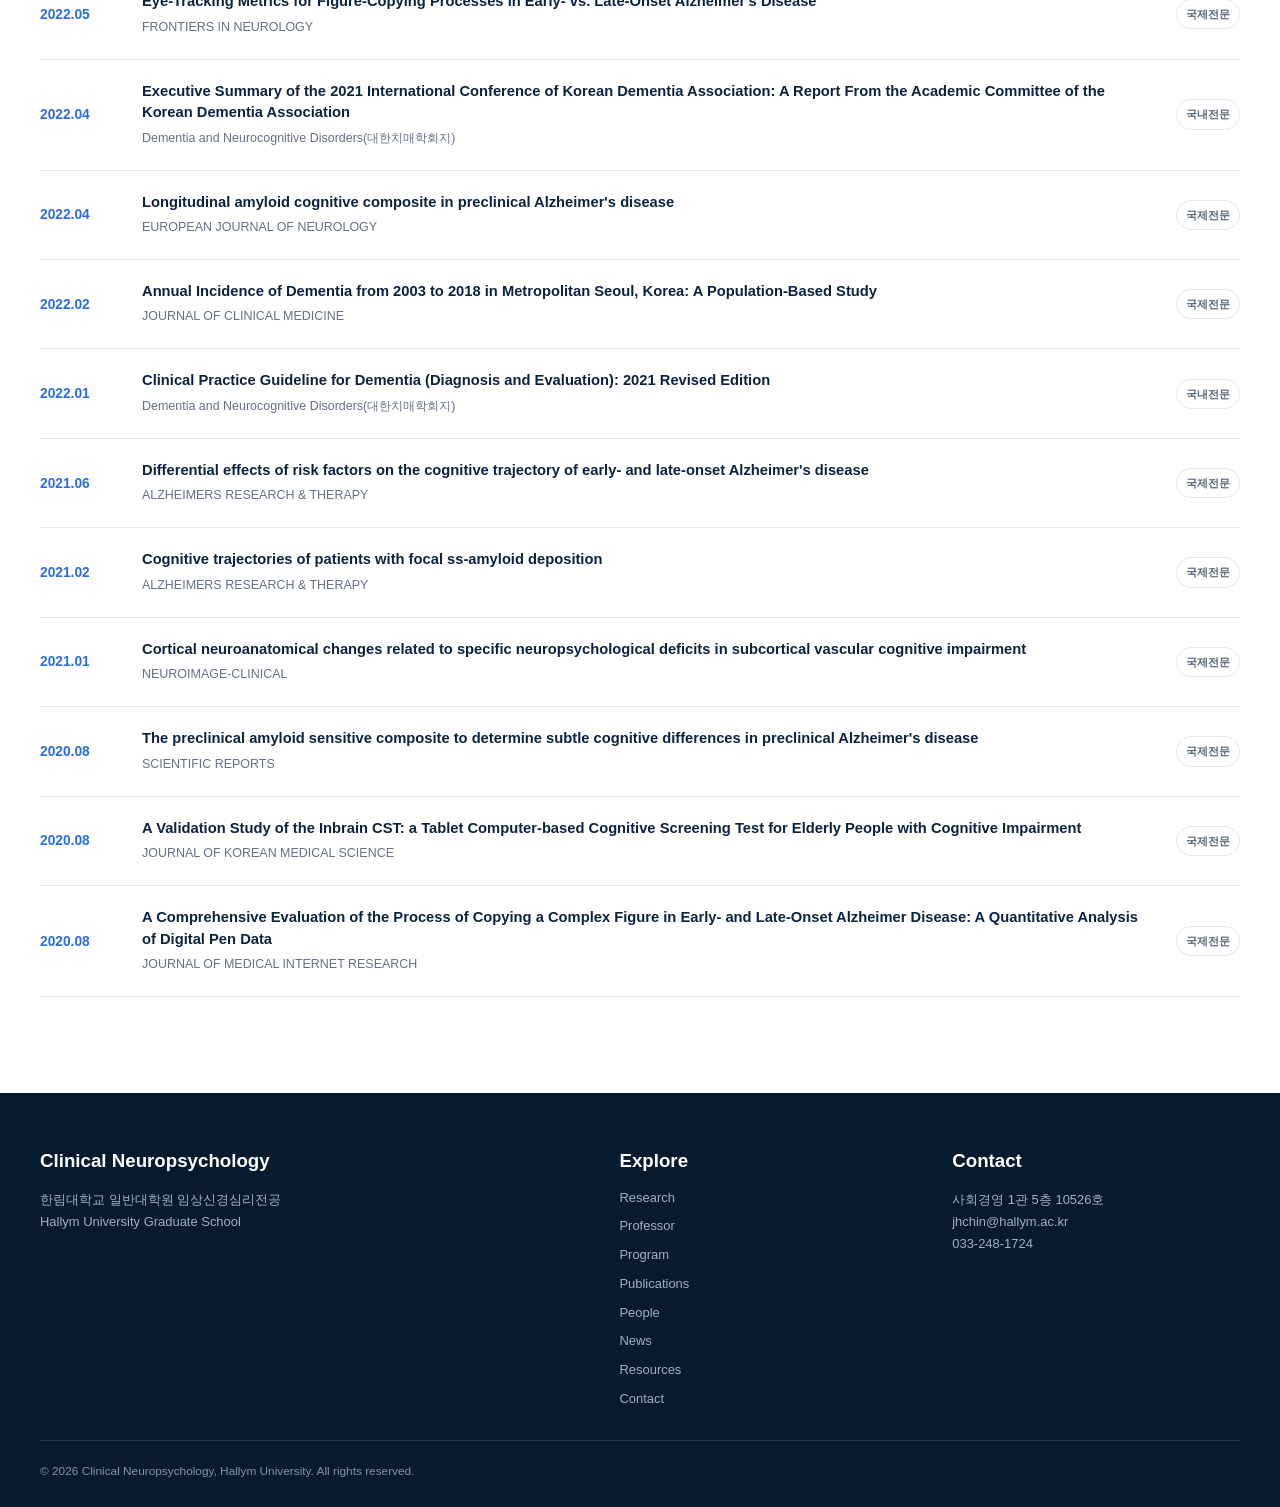
<file: publications.html>
<!doctype html>
<html lang="ko">
<head>
<meta charset="utf-8">
<meta name="viewport" content="width=device-width, initial-scale=1">
<meta name="description" content="한림대학교 일반대학원 임상신경심리전공">
<title>Publications | Clinical Neuropsychology · Hallym University</title>
<link rel="stylesheet" href="assets/css/style.css">
</head>
<body data-page="publications">

<nav class="nav">
  <div class="container nav-inner">
    <a class="brand" href="index.html">
      <div class="mark">CN</div>
      <div>
        <strong data-site="lab_name_en">Clinical Neuropsychology</strong>
        <span data-site="school_en">Hallym University Graduate School</span>
      </div>
    </a>
    <button class="menu-btn" aria-label="메뉴 열기">☰</button>
    <ul class="menu">
      <li><a href="index.html" data-nav="home">Home</a></li>
      <li><a href="research.html" data-nav="research">Research</a></li>
      <li><a href="professor.html" data-nav="professor">Professor</a></li>
      <li><a href="program.html" data-nav="program">Program</a></li>
      <li><a href="publications.html" data-nav="publications">Publications</a></li>
      <li><a href="people.html" data-nav="people">People</a></li>
      <li><a href="news.html" data-nav="news">News</a></li>
      <li><a href="resources.html" data-nav="resources">Resources</a></li>
      <li><a href="contact.html" data-nav="contact">Contact</a></li>
    </ul>
  </div>
</nav>

<header class="page-hero"><div class="container"><div class="eyebrow">Publications</div><h1>Publications</h1><p>주요 연구성과를 연도별로 확인할 수 있습니다.</p></div></header>
<section><div class="container"><div class="toolbar"><input class="search" id="pub-search" type="search" placeholder="논문 제목 또는 저널 검색"><select class="select" id="pub-category"></select></div><div class="pub-list" id="pub-list"></div></div></section>


<footer>
  <div class="container">
    <div class="footer-grid">
      <div>
        <h3 data-site="lab_name_en">Clinical Neuropsychology</h3>
        <p><span data-site="lab_name_ko">한림대학교 일반대학원 임상신경심리전공</span><br>
        <span data-site="school_en">Hallym University Graduate School</span></p>
      </div>
      <div>
        <h3>Explore</h3>
        <div class="footer-links">
          <a href="research.html">Research</a>
          <a href="professor.html">Professor</a>
          <a href="program.html">Program</a>
          <a href="publications.html">Publications</a>
          <a href="people.html">People</a>
          <a href="news.html">News</a>
          <a href="resources.html">Resources</a>
          <a href="contact.html">Contact</a>
        </div>
      </div>
      <div>
        <h3>Contact</h3>
        <p><span data-site="room">사회경영 1관 5층 10526호</span><br>
        <a data-site-mail href="mailto:jhchin@hallym.ac.kr">jhchin@hallym.ac.kr</a><br>
        <a data-site-phone href="tel:0332481724">033-248-1724</a></p>
      </div>
    </div>
    <div class="copyright">© <span class="current-year">2026</span> Clinical Neuropsychology, Hallym University. All rights reserved.</div>
  </div>
</footer>
<script src="assets/js/app.js"></script>

</body>
</html>
</file>
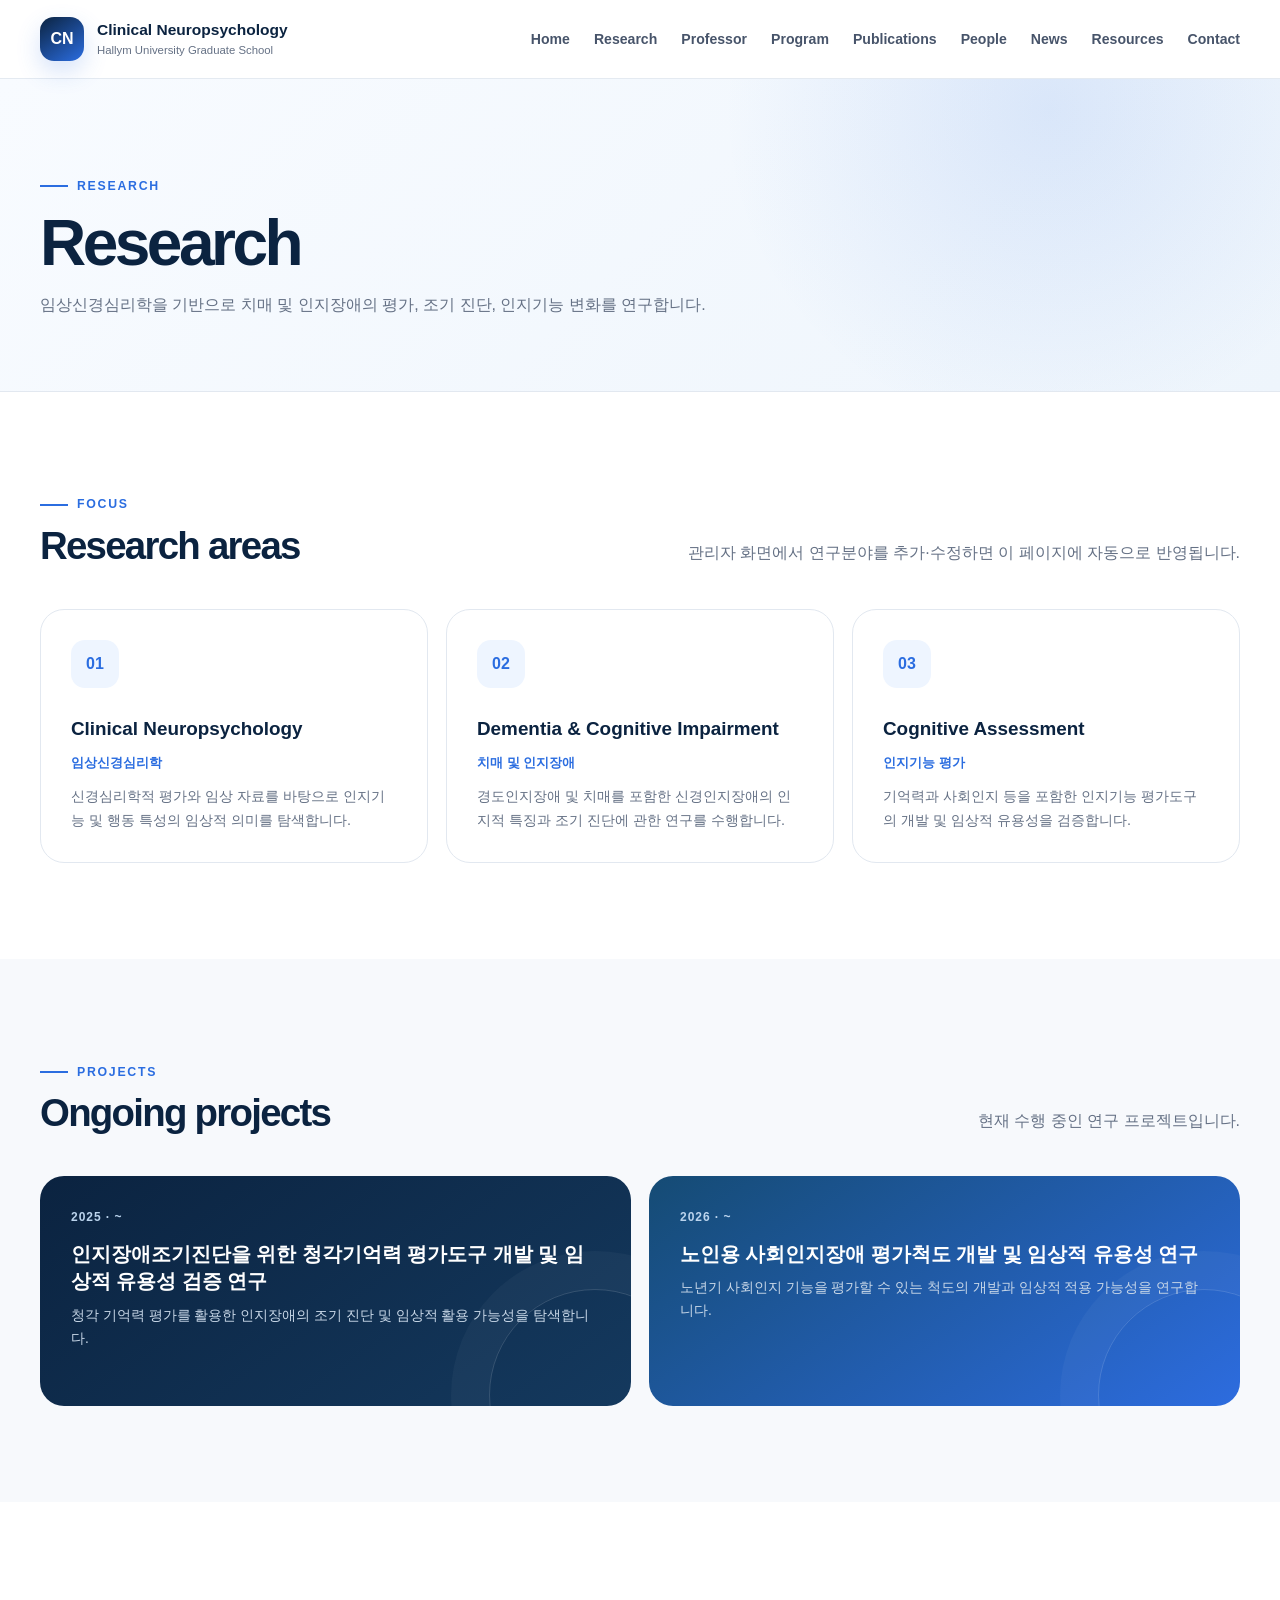
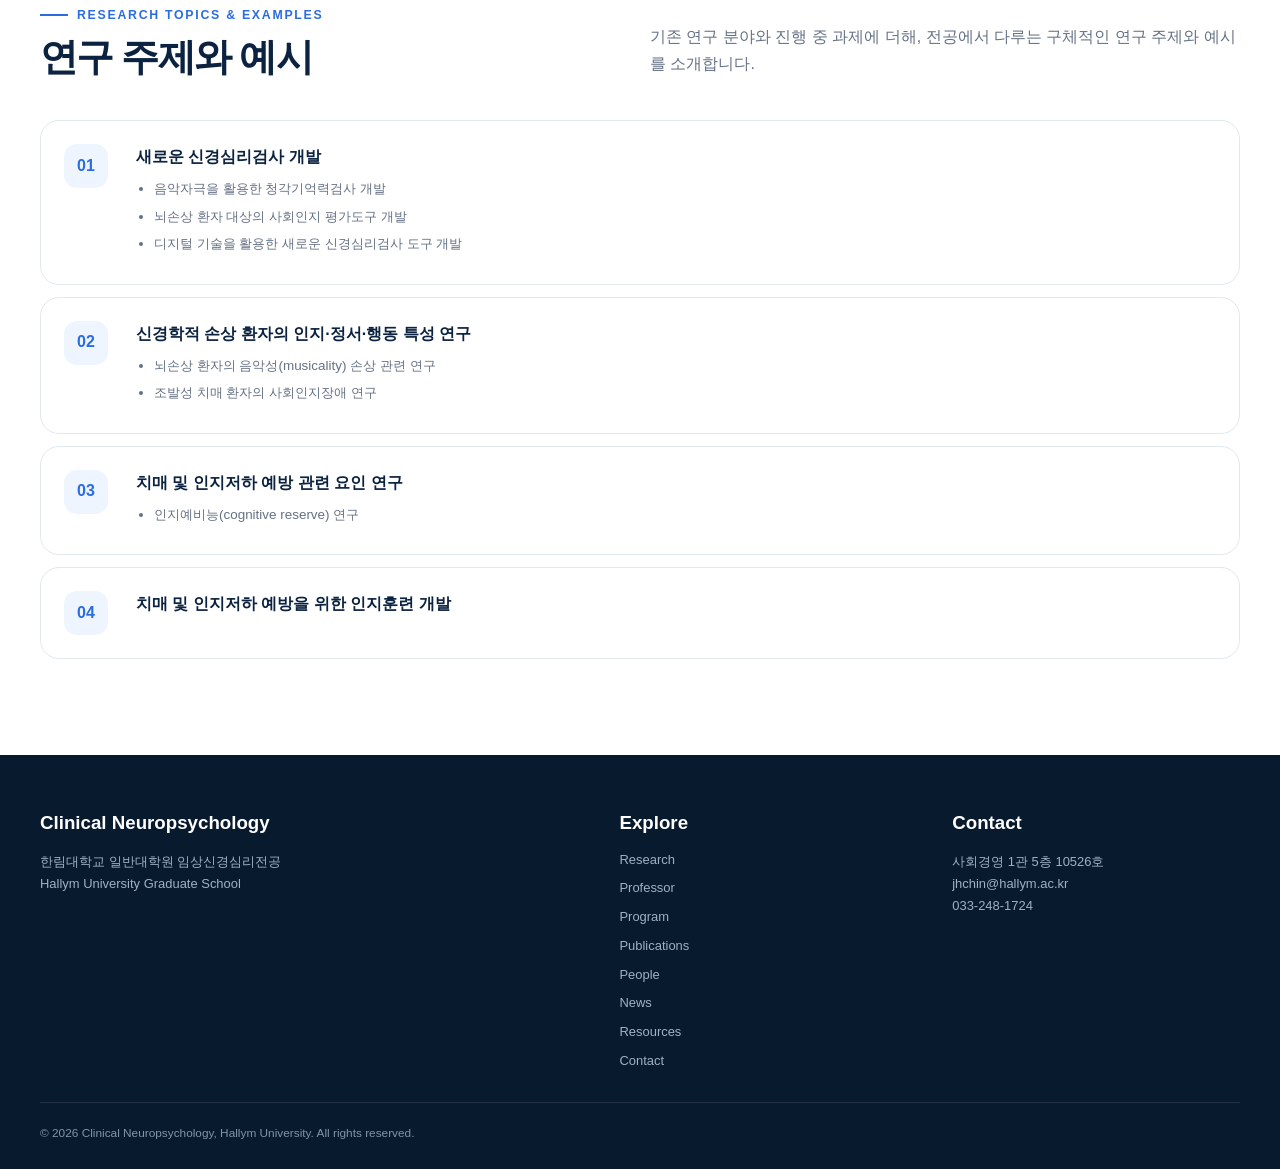
<file: research.html>
<!doctype html>
<html lang="ko">
<head>
<meta charset="utf-8">
<meta name="viewport" content="width=device-width, initial-scale=1">
<meta name="description" content="한림대학교 일반대학원 임상신경심리전공">
<title>Research | Clinical Neuropsychology · Hallym University</title>
<link rel="stylesheet" href="assets/css/style.css">
</head>
<body data-page="research">

<nav class="nav">
  <div class="container nav-inner">
    <a class="brand" href="index.html">
      <div class="mark">CN</div>
      <div>
        <strong data-site="lab_name_en">Clinical Neuropsychology</strong>
        <span data-site="school_en">Hallym University Graduate School</span>
      </div>
    </a>
    <button class="menu-btn" aria-label="메뉴 열기">☰</button>
    <ul class="menu">
      <li><a href="index.html" data-nav="home">Home</a></li>
      <li><a href="research.html" data-nav="research">Research</a></li>
      <li><a href="professor.html" data-nav="professor">Professor</a></li>
      <li><a href="program.html" data-nav="program">Program</a></li>
      <li><a href="publications.html" data-nav="publications">Publications</a></li>
      <li><a href="people.html" data-nav="people">People</a></li>
      <li><a href="news.html" data-nav="news">News</a></li>
      <li><a href="resources.html" data-nav="resources">Resources</a></li>
      <li><a href="contact.html" data-nav="contact">Contact</a></li>
    </ul>
  </div>
</nav>

<header class="page-hero"><div class="container"><div class="eyebrow">Research</div><h1>Research</h1><p>임상신경심리학을 기반으로 치매 및 인지장애의 평가, 조기 진단, 인지기능 변화를 연구합니다.</p></div></header>
<section><div class="container"><div class="section-head"><div><div class="eyebrow">Focus</div><h2>Research areas</h2></div><p>관리자 화면에서 연구분야를 추가·수정하면 이 페이지에 자동으로 반영됩니다.</p></div><div class="grid3" id="research-grid"></div></div></section>
<section class="soft"><div class="container"><div class="section-head"><div><div class="eyebrow">Projects</div><h2>Ongoing projects</h2></div><p>현재 수행 중인 연구 프로젝트입니다.</p></div><div class="grid2" id="project-grid"></div></div></section>



<section>
  <div class="container">
    <div class="section-head">
      <div><div class="eyebrow">Research Topics & Examples</div><h2>연구 주제와 예시</h2></div>
      <p>기존 연구 분야와 진행 중 과제에 더해, 전공에서 다루는 구체적인 연구 주제와 예시를 소개합니다.</p>
    </div>
    <div class="topic-list" id="research-topics"></div>
  </div>
</section>

<footer>
  <div class="container">
    <div class="footer-grid">
      <div>
        <h3 data-site="lab_name_en">Clinical Neuropsychology</h3>
        <p><span data-site="lab_name_ko">한림대학교 일반대학원 임상신경심리전공</span><br>
        <span data-site="school_en">Hallym University Graduate School</span></p>
      </div>
      <div>
        <h3>Explore</h3>
        <div class="footer-links">
          <a href="research.html">Research</a>
          <a href="professor.html">Professor</a>
          <a href="program.html">Program</a>
          <a href="publications.html">Publications</a>
          <a href="people.html">People</a>
          <a href="news.html">News</a>
          <a href="resources.html">Resources</a>
          <a href="contact.html">Contact</a>
        </div>
      </div>
      <div>
        <h3>Contact</h3>
        <p><span data-site="room">사회경영 1관 5층 10526호</span><br>
        <a data-site-mail href="mailto:jhchin@hallym.ac.kr">jhchin@hallym.ac.kr</a><br>
        <a data-site-phone href="tel:0332481724">033-248-1724</a></p>
      </div>
    </div>
    <div class="copyright">© <span class="current-year">2026</span> Clinical Neuropsychology, Hallym University. All rights reserved.</div>
  </div>
</footer>
<script src="assets/js/app.js"></script>

</body>
</html>
</file>
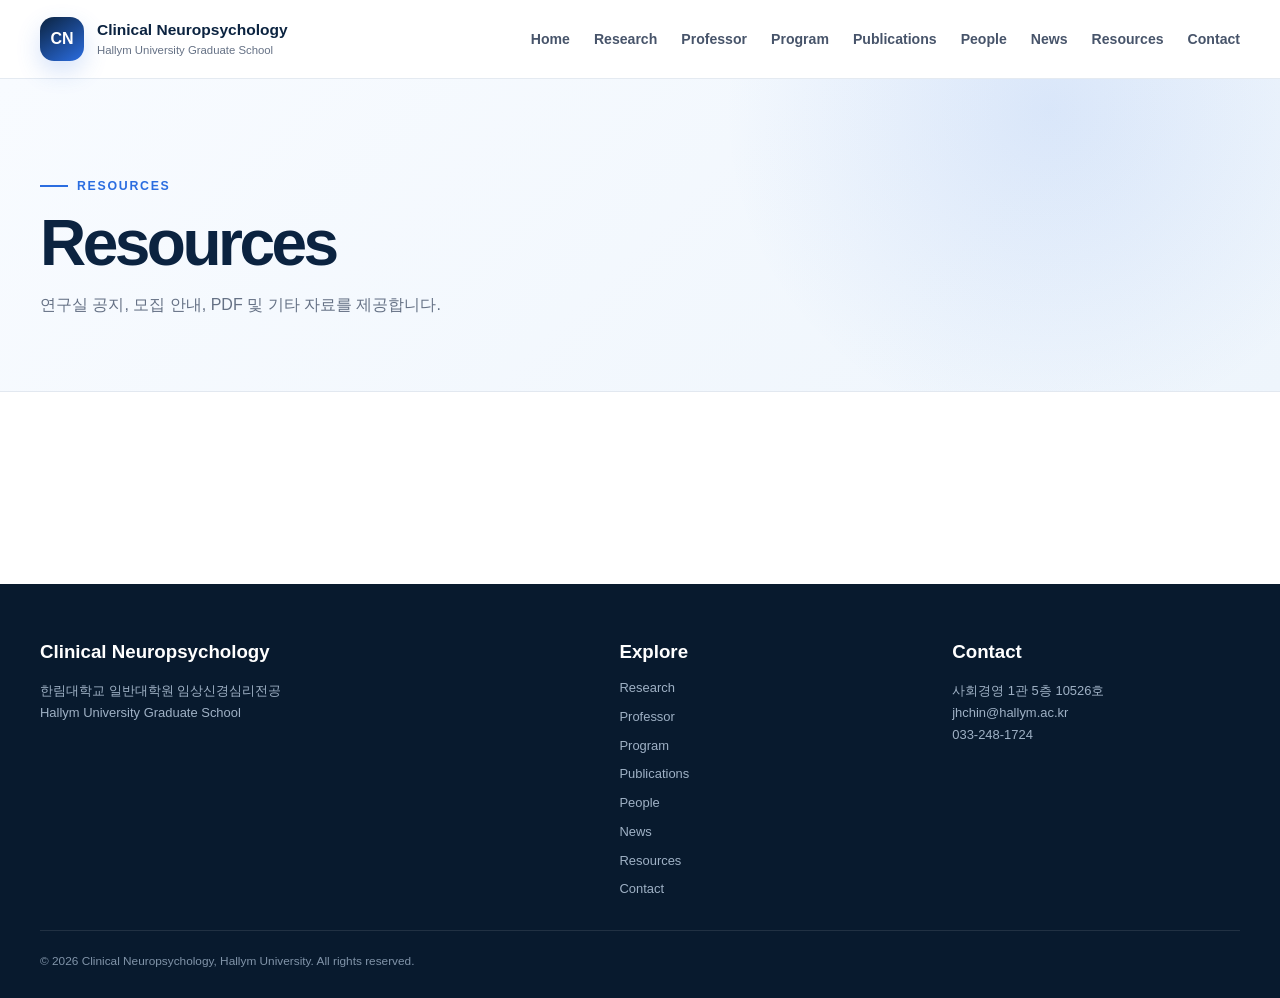
<file: resources.html>
<!doctype html>
<html lang="ko">
<head>
<meta charset="utf-8">
<meta name="viewport" content="width=device-width, initial-scale=1">
<meta name="description" content="한림대학교 일반대학원 임상신경심리전공">
<title>Resources | Clinical Neuropsychology · Hallym University</title>
<link rel="stylesheet" href="assets/css/style.css">
</head>
<body data-page="resources">

<nav class="nav">
  <div class="container nav-inner">
    <a class="brand" href="index.html">
      <div class="mark">CN</div>
      <div>
        <strong data-site="lab_name_en">Clinical Neuropsychology</strong>
        <span data-site="school_en">Hallym University Graduate School</span>
      </div>
    </a>
    <button class="menu-btn" aria-label="메뉴 열기">☰</button>
    <ul class="menu">
      <li><a href="index.html" data-nav="home">Home</a></li>
      <li><a href="research.html" data-nav="research">Research</a></li>
      <li><a href="professor.html" data-nav="professor">Professor</a></li>
      <li><a href="program.html" data-nav="program">Program</a></li>
      <li><a href="publications.html" data-nav="publications">Publications</a></li>
      <li><a href="people.html" data-nav="people">People</a></li>
      <li><a href="news.html" data-nav="news">News</a></li>
      <li><a href="resources.html" data-nav="resources">Resources</a></li>
      <li><a href="contact.html" data-nav="contact">Contact</a></li>
    </ul>
  </div>
</nav>

<header class="page-hero"><div class="container"><div class="eyebrow">Resources</div><h1>Resources</h1><p>연구실 공지, 모집 안내, PDF 및 기타 자료를 제공합니다.</p></div></header>
<section><div class="container"><div class="resource-list" id="resource-list"></div></div></section>


<footer>
  <div class="container">
    <div class="footer-grid">
      <div>
        <h3 data-site="lab_name_en">Clinical Neuropsychology</h3>
        <p><span data-site="lab_name_ko">한림대학교 일반대학원 임상신경심리전공</span><br>
        <span data-site="school_en">Hallym University Graduate School</span></p>
      </div>
      <div>
        <h3>Explore</h3>
        <div class="footer-links">
          <a href="research.html">Research</a>
          <a href="professor.html">Professor</a>
          <a href="program.html">Program</a>
          <a href="publications.html">Publications</a>
          <a href="people.html">People</a>
          <a href="news.html">News</a>
          <a href="resources.html">Resources</a>
          <a href="contact.html">Contact</a>
        </div>
      </div>
      <div>
        <h3>Contact</h3>
        <p><span data-site="room">사회경영 1관 5층 10526호</span><br>
        <a data-site-mail href="mailto:jhchin@hallym.ac.kr">jhchin@hallym.ac.kr</a><br>
        <a data-site-phone href="tel:0332481724">033-248-1724</a></p>
      </div>
    </div>
    <div class="copyright">© <span class="current-year">2026</span> Clinical Neuropsychology, Hallym University. All rights reserved.</div>
  </div>
</footer>
<script src="assets/js/app.js"></script>

</body>
</html>
</file>
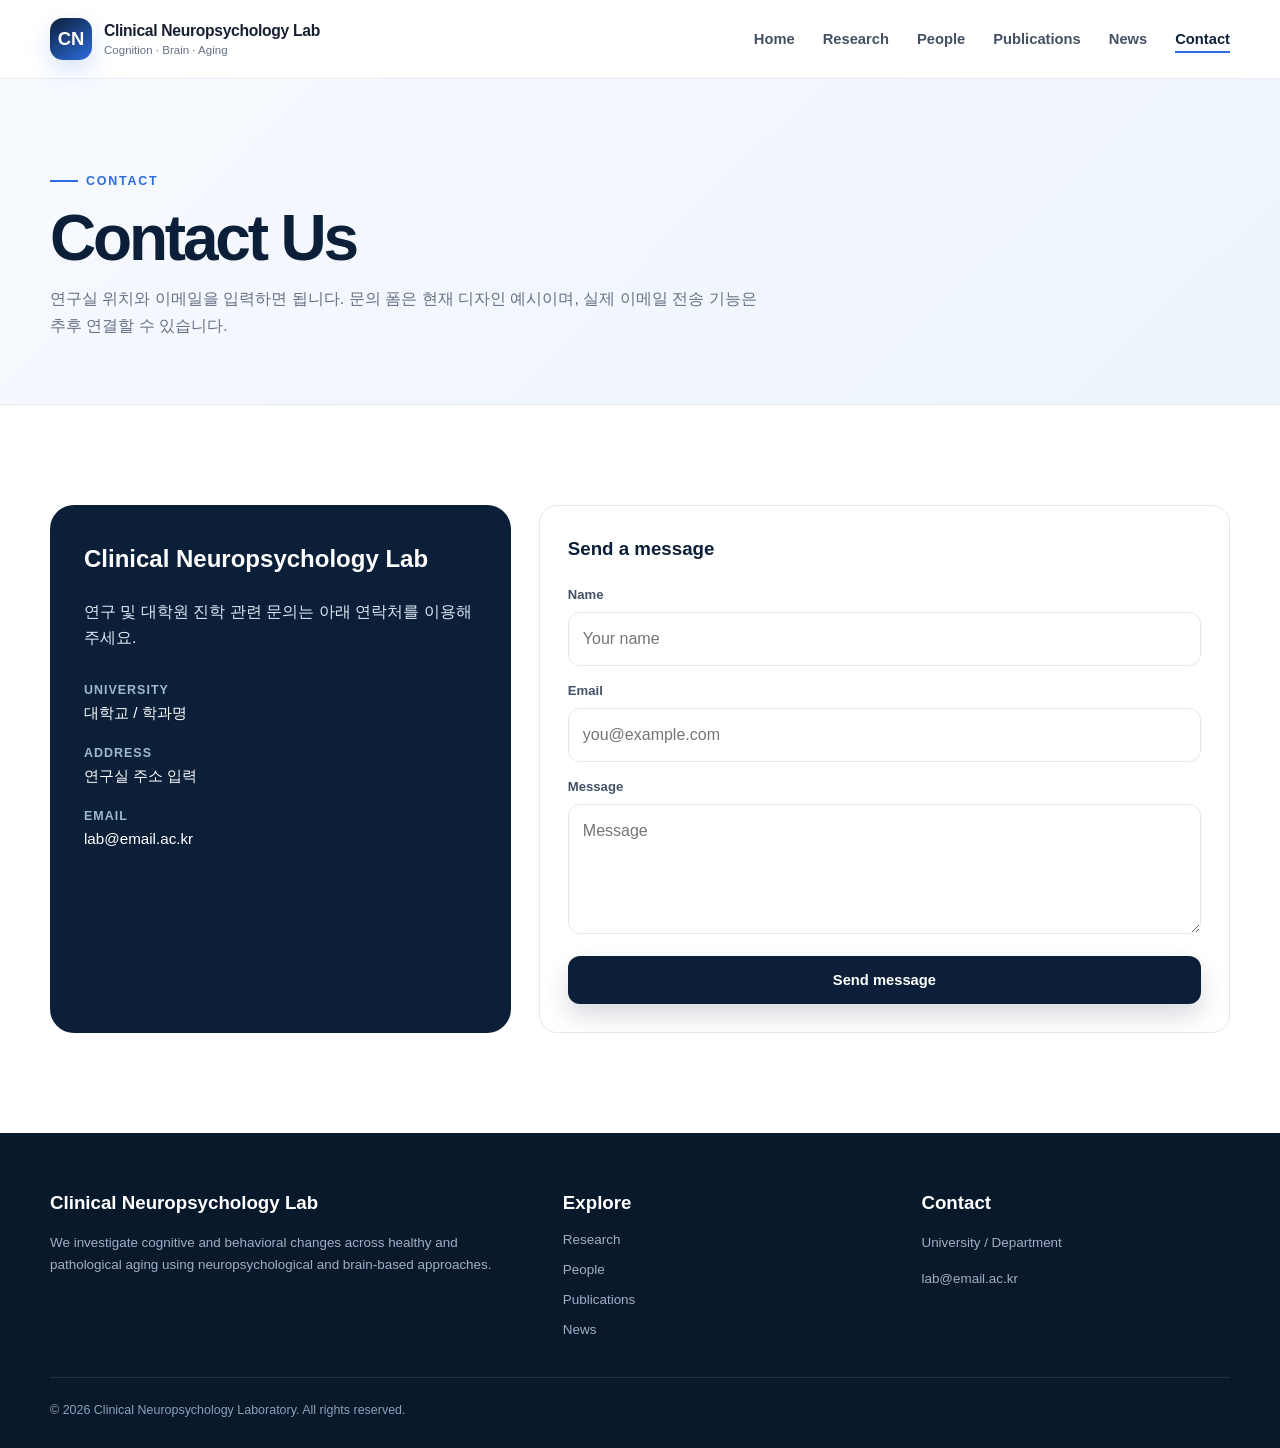
<file: lab-website-v1/contact.html>
<!doctype html>
<html lang="ko">
<head>
  <meta charset="utf-8">
  <meta name="viewport" content="width=device-width, initial-scale=1">
  <meta name="description" content="Clinical Neuropsychology Laboratory website">
  <title>Contact | Clinical Neuropsychology Lab</title>
  <link rel="stylesheet" href="css/style.css">
</head>
<body>

<nav class="navbar">
  <div class="container nav-inner">
    <a href="index.html" class="brand">
      <div class="brand-mark">CN</div>
      <div class="brand-text">
        <strong>Clinical Neuropsychology Lab</strong>
        <span>Cognition · Brain · Aging</span>
      </div>
    </a>
    <button class="menu-btn" aria-label="메뉴 열기" aria-expanded="false">☰</button>
    <ul class="nav-menu"><li><a href="index.html" class="">Home</a></li>
<li><a href="research.html" class="">Research</a></li>
<li><a href="people.html" class="">People</a></li>
<li><a href="publications.html" class="">Publications</a></li>
<li><a href="news.html" class="">News</a></li>
<li><a href="contact.html" class="active">Contact</a></li></ul>
  </div>
</nav>

<header class="page-hero"><div class="container"><div class="eyebrow">Contact</div><h1>Contact Us</h1><p>연구실 위치와 이메일을 입력하면 됩니다. 문의 폼은 현재 디자인 예시이며, 실제 이메일 전송 기능은 추후 연결할 수 있습니다.</p></div></header>
<section class="section"><div class="container contact-grid">
<div class="contact-box"><h2>Clinical Neuropsychology Lab</h2><p>연구 및 대학원 진학 관련 문의는 아래 연락처를 이용해 주세요.</p>
<div class="contact-items">
<div class="contact-item"><strong>University</strong><span>대학교 / 학과명</span></div>
<div class="contact-item"><strong>Address</strong><span>연구실 주소 입력</span></div>
<div class="contact-item"><strong>Email</strong><span>lab@email.ac.kr</span></div>
</div></div>
<div class="info-card"><h3>Send a message</h3><form class="form" onsubmit="event.preventDefault(); alert('현재는 디자인 예시입니다. 실제 메일 전송 기능은 추후 연결할 수 있습니다.');">
<div class="field"><label>Name</label><input type="text" placeholder="Your name"></div>
<div class="field"><label>Email</label><input type="email" placeholder="you@example.com"></div>
<div class="field"><label>Message</label><textarea placeholder="Message"></textarea></div>
<button class="btn btn-primary" type="submit">Send message</button>
</form></div>
</div></section>


<footer class="footer">
  <div class="container">
    <div class="footer-grid">
      <div>
        <h3>Clinical Neuropsychology Lab</h3>
        <p>We investigate cognitive and behavioral changes across healthy and pathological aging using neuropsychological and brain-based approaches.</p>
      </div>
      <div>
        <h3>Explore</h3>
        <div class="footer-links">
          <a href="research.html">Research</a><a href="people.html">People</a>
          <a href="publications.html">Publications</a><a href="news.html">News</a>
        </div>
      </div>
      <div>
        <h3>Contact</h3>
        <p>University / Department</p>
        <p>lab@email.ac.kr</p>
      </div>
    </div>
    <div class="footer-bottom">© 2026 Clinical Neuropsychology Laboratory. All rights reserved.</div>
  </div>
</footer>
<script src="js/script.js"></script>

</body>
</html>
</file>
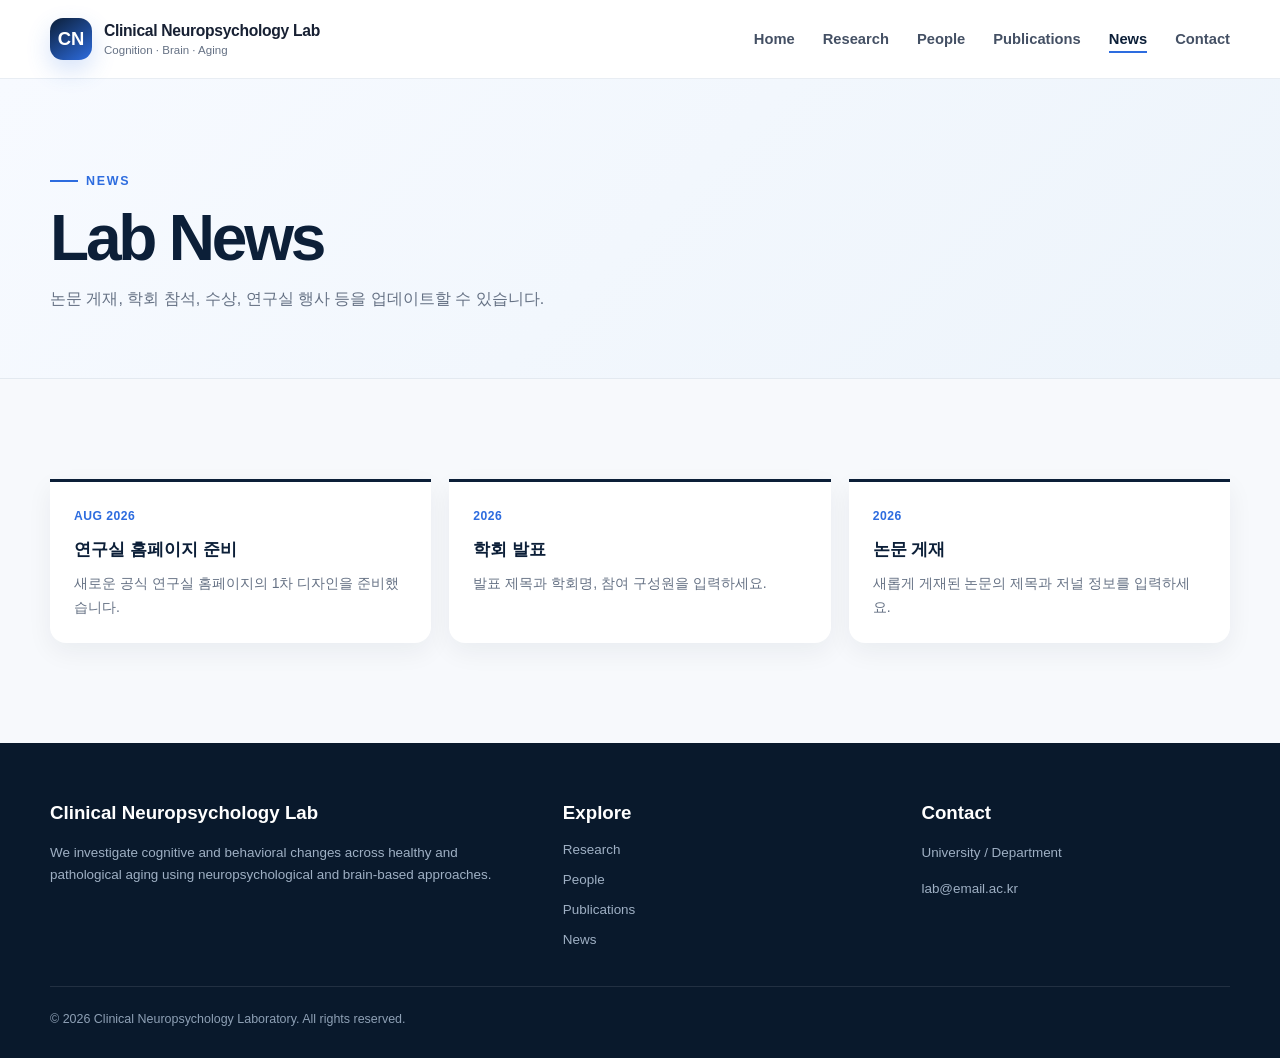
<file: lab-website-v1/news.html>
<!doctype html>
<html lang="ko">
<head>
  <meta charset="utf-8">
  <meta name="viewport" content="width=device-width, initial-scale=1">
  <meta name="description" content="Clinical Neuropsychology Laboratory website">
  <title>News | Clinical Neuropsychology Lab</title>
  <link rel="stylesheet" href="css/style.css">
</head>
<body>

<nav class="navbar">
  <div class="container nav-inner">
    <a href="index.html" class="brand">
      <div class="brand-mark">CN</div>
      <div class="brand-text">
        <strong>Clinical Neuropsychology Lab</strong>
        <span>Cognition · Brain · Aging</span>
      </div>
    </a>
    <button class="menu-btn" aria-label="메뉴 열기" aria-expanded="false">☰</button>
    <ul class="nav-menu"><li><a href="index.html" class="">Home</a></li>
<li><a href="research.html" class="">Research</a></li>
<li><a href="people.html" class="">People</a></li>
<li><a href="publications.html" class="">Publications</a></li>
<li><a href="news.html" class="active">News</a></li>
<li><a href="contact.html" class="">Contact</a></li></ul>
  </div>
</nav>

<header class="page-hero"><div class="container"><div class="eyebrow">News</div><h1>Lab News</h1><p>논문 게재, 학회 참석, 수상, 연구실 행사 등을 업데이트할 수 있습니다.</p></div></header>
<section class="section soft"><div class="container"><div class="news-grid">
<article class="news-card"><div class="date">AUG 2026</div><h3>연구실 홈페이지 준비</h3><p>새로운 공식 연구실 홈페이지의 1차 디자인을 준비했습니다.</p></article>
<article class="news-card"><div class="date">2026</div><h3>학회 발표</h3><p>발표 제목과 학회명, 참여 구성원을 입력하세요.</p></article>
<article class="news-card"><div class="date">2026</div><h3>논문 게재</h3><p>새롭게 게재된 논문의 제목과 저널 정보를 입력하세요.</p></article>
</div></div></section>


<footer class="footer">
  <div class="container">
    <div class="footer-grid">
      <div>
        <h3>Clinical Neuropsychology Lab</h3>
        <p>We investigate cognitive and behavioral changes across healthy and pathological aging using neuropsychological and brain-based approaches.</p>
      </div>
      <div>
        <h3>Explore</h3>
        <div class="footer-links">
          <a href="research.html">Research</a><a href="people.html">People</a>
          <a href="publications.html">Publications</a><a href="news.html">News</a>
        </div>
      </div>
      <div>
        <h3>Contact</h3>
        <p>University / Department</p>
        <p>lab@email.ac.kr</p>
      </div>
    </div>
    <div class="footer-bottom">© 2026 Clinical Neuropsychology Laboratory. All rights reserved.</div>
  </div>
</footer>
<script src="js/script.js"></script>

</body>
</html>
</file>
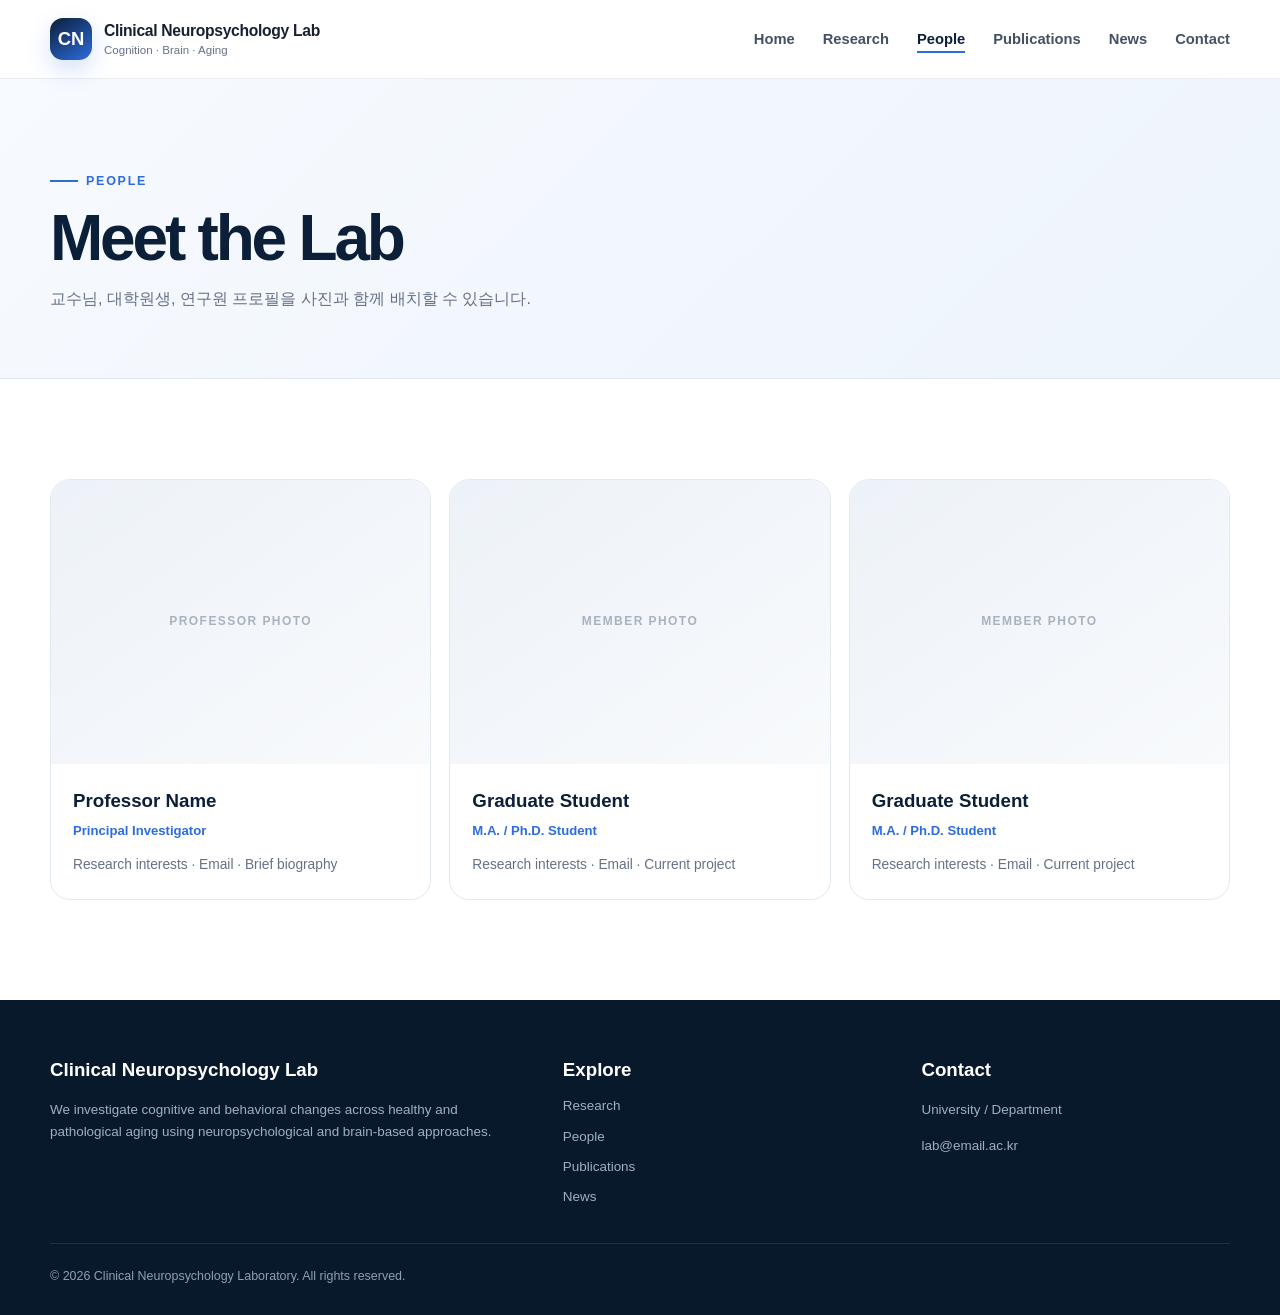
<file: lab-website-v1/people.html>
<!doctype html>
<html lang="ko">
<head>
  <meta charset="utf-8">
  <meta name="viewport" content="width=device-width, initial-scale=1">
  <meta name="description" content="Clinical Neuropsychology Laboratory website">
  <title>People | Clinical Neuropsychology Lab</title>
  <link rel="stylesheet" href="css/style.css">
</head>
<body>

<nav class="navbar">
  <div class="container nav-inner">
    <a href="index.html" class="brand">
      <div class="brand-mark">CN</div>
      <div class="brand-text">
        <strong>Clinical Neuropsychology Lab</strong>
        <span>Cognition · Brain · Aging</span>
      </div>
    </a>
    <button class="menu-btn" aria-label="메뉴 열기" aria-expanded="false">☰</button>
    <ul class="nav-menu"><li><a href="index.html" class="">Home</a></li>
<li><a href="research.html" class="">Research</a></li>
<li><a href="people.html" class="active">People</a></li>
<li><a href="publications.html" class="">Publications</a></li>
<li><a href="news.html" class="">News</a></li>
<li><a href="contact.html" class="">Contact</a></li></ul>
  </div>
</nav>

<header class="page-hero"><div class="container"><div class="eyebrow">People</div><h1>Meet the Lab</h1><p>교수님, 대학원생, 연구원 프로필을 사진과 함께 배치할 수 있습니다.</p></div></header>
<section class="section"><div class="container"><div class="people-grid">
<div class="person"><div class="person-photo">PROFESSOR PHOTO</div><div class="person-body"><h3>Professor Name</h3><div class="role">Principal Investigator</div><p>Research interests · Email · Brief biography</p></div></div>
<div class="person"><div class="person-photo">MEMBER PHOTO</div><div class="person-body"><h3>Graduate Student</h3><div class="role">M.A. / Ph.D. Student</div><p>Research interests · Email · Current project</p></div></div>
<div class="person"><div class="person-photo">MEMBER PHOTO</div><div class="person-body"><h3>Graduate Student</h3><div class="role">M.A. / Ph.D. Student</div><p>Research interests · Email · Current project</p></div></div>
</div></div></section>


<footer class="footer">
  <div class="container">
    <div class="footer-grid">
      <div>
        <h3>Clinical Neuropsychology Lab</h3>
        <p>We investigate cognitive and behavioral changes across healthy and pathological aging using neuropsychological and brain-based approaches.</p>
      </div>
      <div>
        <h3>Explore</h3>
        <div class="footer-links">
          <a href="research.html">Research</a><a href="people.html">People</a>
          <a href="publications.html">Publications</a><a href="news.html">News</a>
        </div>
      </div>
      <div>
        <h3>Contact</h3>
        <p>University / Department</p>
        <p>lab@email.ac.kr</p>
      </div>
    </div>
    <div class="footer-bottom">© 2026 Clinical Neuropsychology Laboratory. All rights reserved.</div>
  </div>
</footer>
<script src="js/script.js"></script>

</body>
</html>
</file>
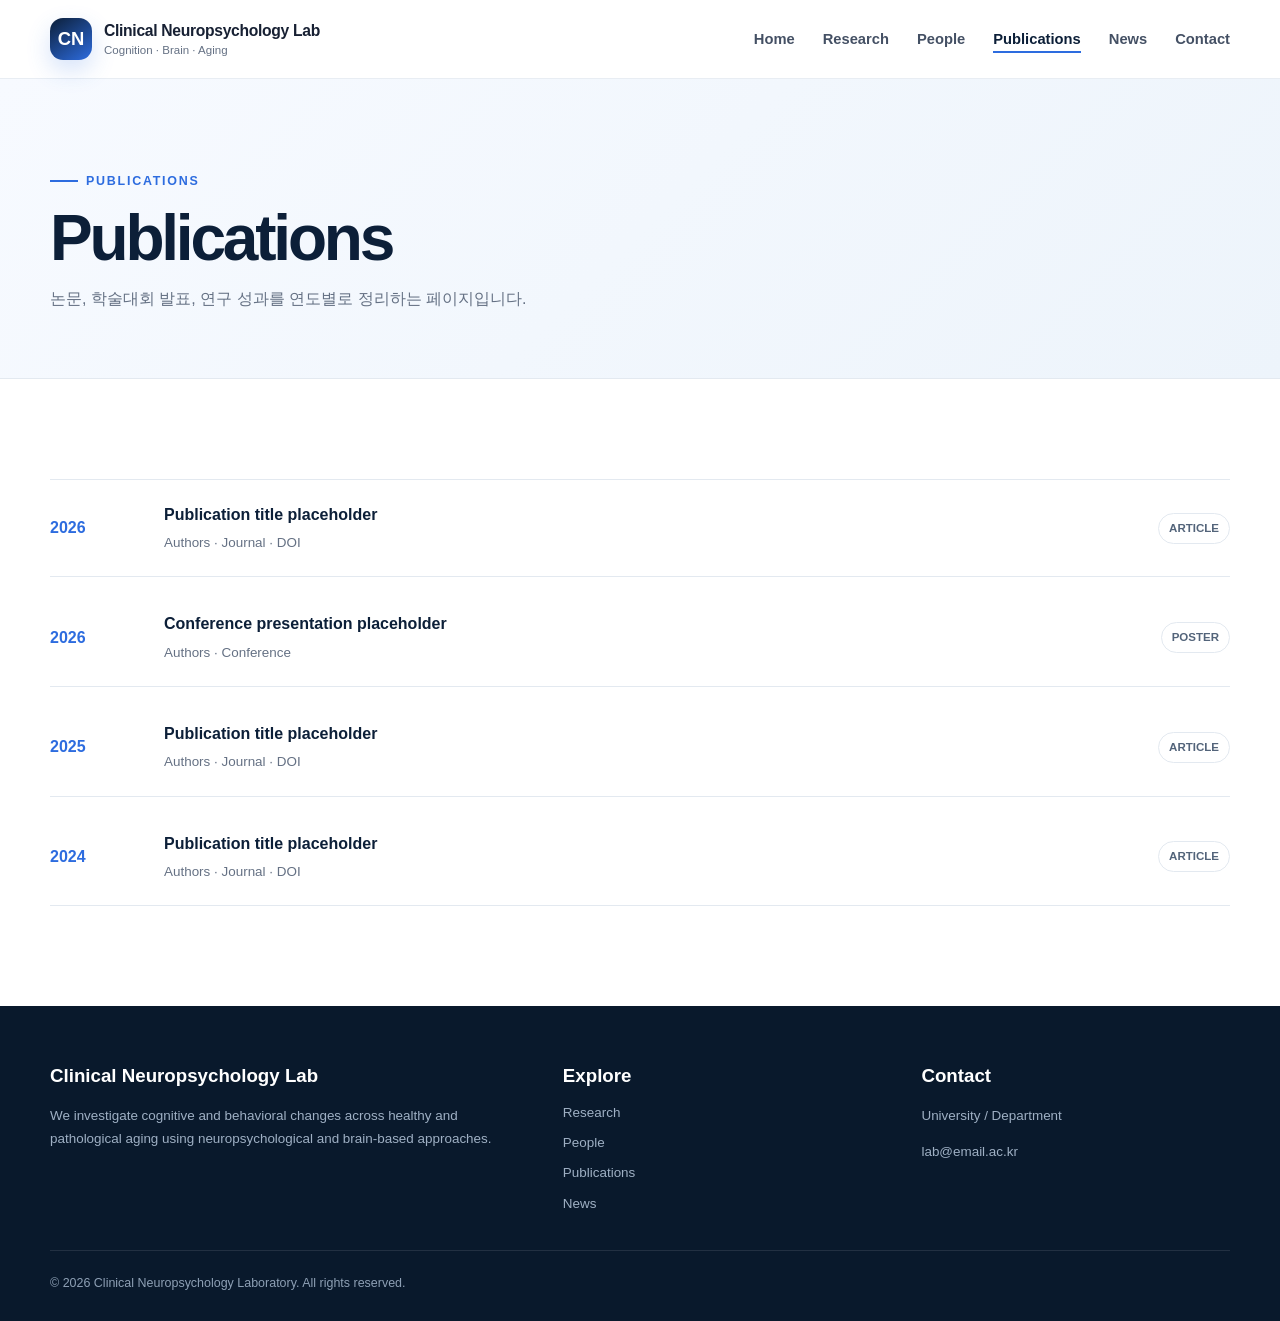
<file: lab-website-v1/publications.html>
<!doctype html>
<html lang="ko">
<head>
  <meta charset="utf-8">
  <meta name="viewport" content="width=device-width, initial-scale=1">
  <meta name="description" content="Clinical Neuropsychology Laboratory website">
  <title>Publications | Clinical Neuropsychology Lab</title>
  <link rel="stylesheet" href="css/style.css">
</head>
<body>

<nav class="navbar">
  <div class="container nav-inner">
    <a href="index.html" class="brand">
      <div class="brand-mark">CN</div>
      <div class="brand-text">
        <strong>Clinical Neuropsychology Lab</strong>
        <span>Cognition · Brain · Aging</span>
      </div>
    </a>
    <button class="menu-btn" aria-label="메뉴 열기" aria-expanded="false">☰</button>
    <ul class="nav-menu"><li><a href="index.html" class="">Home</a></li>
<li><a href="research.html" class="">Research</a></li>
<li><a href="people.html" class="">People</a></li>
<li><a href="publications.html" class="active">Publications</a></li>
<li><a href="news.html" class="">News</a></li>
<li><a href="contact.html" class="">Contact</a></li></ul>
  </div>
</nav>

<header class="page-hero"><div class="container"><div class="eyebrow">Publications</div><h1>Publications</h1><p>논문, 학술대회 발표, 연구 성과를 연도별로 정리하는 페이지입니다.</p></div></header>
<section class="section"><div class="container">
<div class="publication-list">
<div class="pub"><div class="pub-year">2026</div><div><div class="pub-title">Publication title placeholder</div><div class="pub-meta">Authors · Journal · DOI</div></div><span class="pub-tag">ARTICLE</span></div>
<div class="pub"><div class="pub-year">2026</div><div><div class="pub-title">Conference presentation placeholder</div><div class="pub-meta">Authors · Conference</div></div><span class="pub-tag">POSTER</span></div>
<div class="pub"><div class="pub-year">2025</div><div><div class="pub-title">Publication title placeholder</div><div class="pub-meta">Authors · Journal · DOI</div></div><span class="pub-tag">ARTICLE</span></div>
<div class="pub"><div class="pub-year">2024</div><div><div class="pub-title">Publication title placeholder</div><div class="pub-meta">Authors · Journal · DOI</div></div><span class="pub-tag">ARTICLE</span></div>
</div>
</div></section>


<footer class="footer">
  <div class="container">
    <div class="footer-grid">
      <div>
        <h3>Clinical Neuropsychology Lab</h3>
        <p>We investigate cognitive and behavioral changes across healthy and pathological aging using neuropsychological and brain-based approaches.</p>
      </div>
      <div>
        <h3>Explore</h3>
        <div class="footer-links">
          <a href="research.html">Research</a><a href="people.html">People</a>
          <a href="publications.html">Publications</a><a href="news.html">News</a>
        </div>
      </div>
      <div>
        <h3>Contact</h3>
        <p>University / Department</p>
        <p>lab@email.ac.kr</p>
      </div>
    </div>
    <div class="footer-bottom">© 2026 Clinical Neuropsychology Laboratory. All rights reserved.</div>
  </div>
</footer>
<script src="js/script.js"></script>

</body>
</html>
</file>
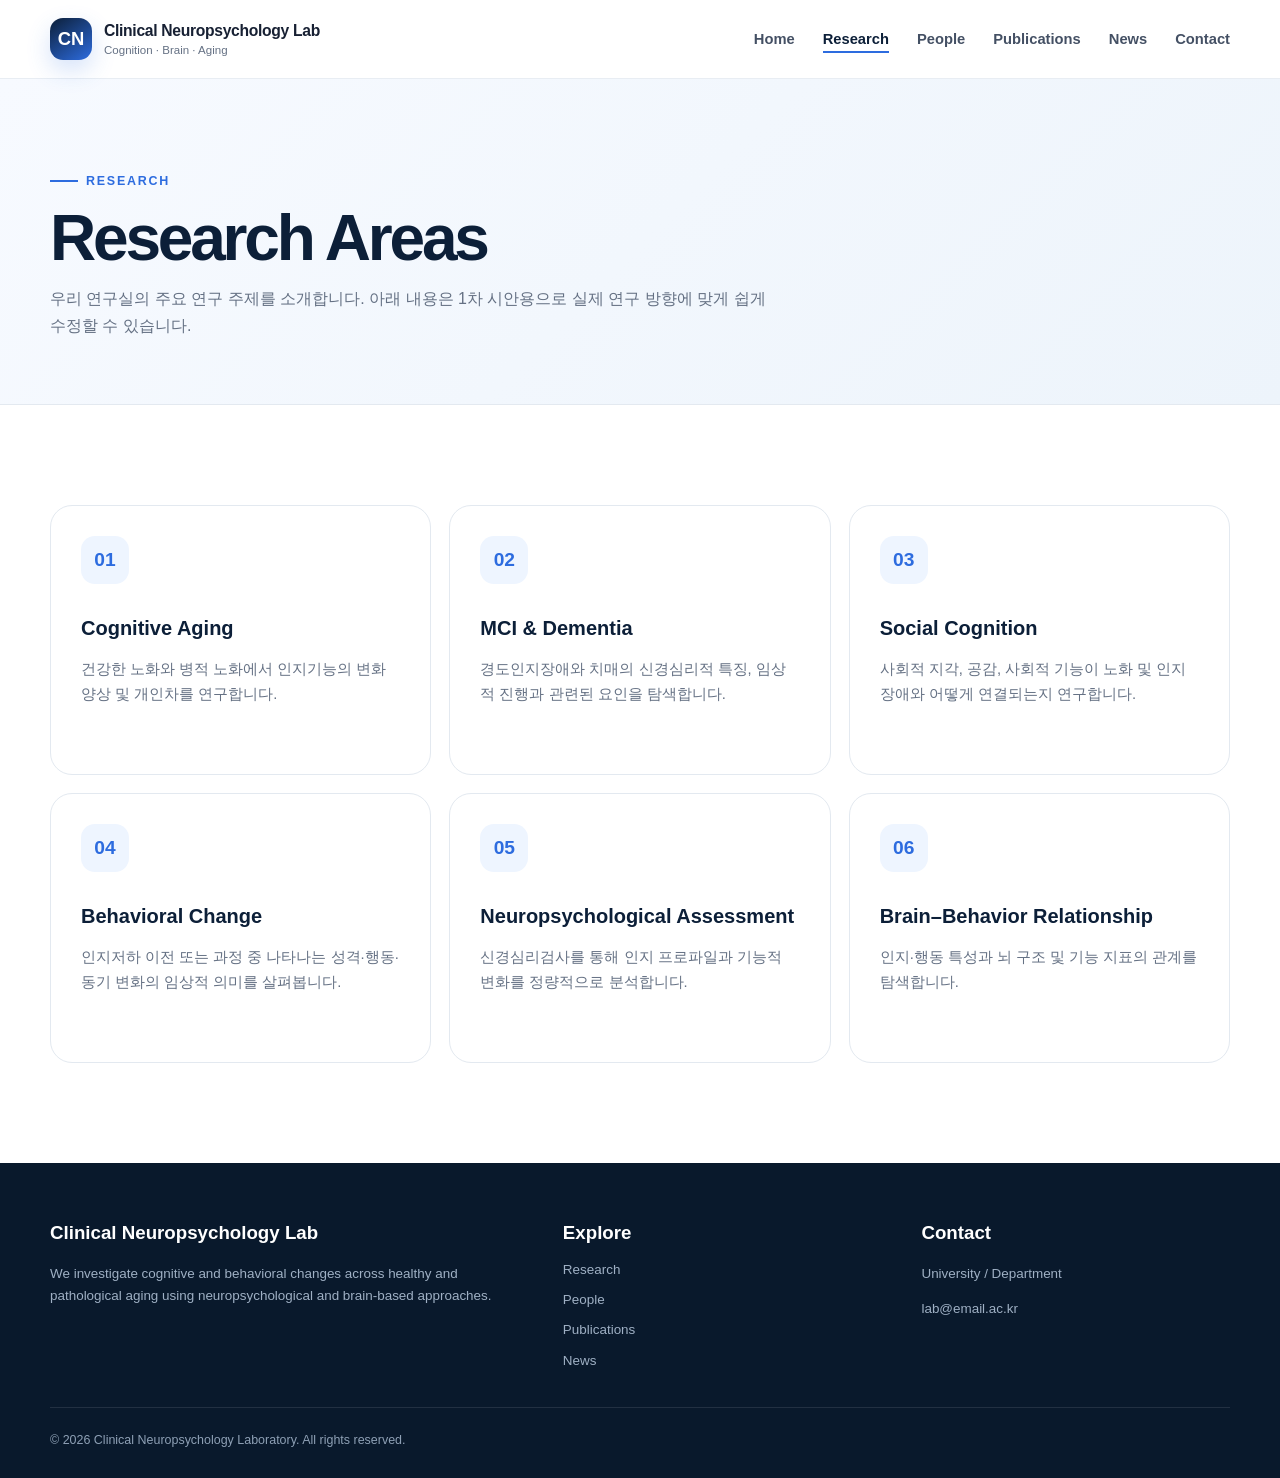
<file: lab-website-v1/research.html>
<!doctype html>
<html lang="ko">
<head>
  <meta charset="utf-8">
  <meta name="viewport" content="width=device-width, initial-scale=1">
  <meta name="description" content="Clinical Neuropsychology Laboratory website">
  <title>Research | Clinical Neuropsychology Lab</title>
  <link rel="stylesheet" href="css/style.css">
</head>
<body>

<nav class="navbar">
  <div class="container nav-inner">
    <a href="index.html" class="brand">
      <div class="brand-mark">CN</div>
      <div class="brand-text">
        <strong>Clinical Neuropsychology Lab</strong>
        <span>Cognition · Brain · Aging</span>
      </div>
    </a>
    <button class="menu-btn" aria-label="메뉴 열기" aria-expanded="false">☰</button>
    <ul class="nav-menu"><li><a href="index.html" class="">Home</a></li>
<li><a href="research.html" class="active">Research</a></li>
<li><a href="people.html" class="">People</a></li>
<li><a href="publications.html" class="">Publications</a></li>
<li><a href="news.html" class="">News</a></li>
<li><a href="contact.html" class="">Contact</a></li></ul>
  </div>
</nav>

<header class="page-hero"><div class="container"><div class="eyebrow">Research</div><h1>Research Areas</h1><p>우리 연구실의 주요 연구 주제를 소개합니다. 아래 내용은 1차 시안용으로 실제 연구 방향에 맞게 쉽게 수정할 수 있습니다.</p></div></header>
<section class="section"><div class="container"><div class="research-grid">
<article class="research-card"><div class="icon-box">01</div><h3>Cognitive Aging</h3><p>건강한 노화와 병적 노화에서 인지기능의 변화 양상 및 개인차를 연구합니다.</p></article>
<article class="research-card"><div class="icon-box">02</div><h3>MCI & Dementia</h3><p>경도인지장애와 치매의 신경심리적 특징, 임상적 진행과 관련된 요인을 탐색합니다.</p></article>
<article class="research-card"><div class="icon-box">03</div><h3>Social Cognition</h3><p>사회적 지각, 공감, 사회적 기능이 노화 및 인지장애와 어떻게 연결되는지 연구합니다.</p></article>
<article class="research-card"><div class="icon-box">04</div><h3>Behavioral Change</h3><p>인지저하 이전 또는 과정 중 나타나는 성격·행동·동기 변화의 임상적 의미를 살펴봅니다.</p></article>
<article class="research-card"><div class="icon-box">05</div><h3>Neuropsychological Assessment</h3><p>신경심리검사를 통해 인지 프로파일과 기능적 변화를 정량적으로 분석합니다.</p></article>
<article class="research-card"><div class="icon-box">06</div><h3>Brain–Behavior Relationship</h3><p>인지·행동 특성과 뇌 구조 및 기능 지표의 관계를 탐색합니다.</p></article>
</div></div></section>


<footer class="footer">
  <div class="container">
    <div class="footer-grid">
      <div>
        <h3>Clinical Neuropsychology Lab</h3>
        <p>We investigate cognitive and behavioral changes across healthy and pathological aging using neuropsychological and brain-based approaches.</p>
      </div>
      <div>
        <h3>Explore</h3>
        <div class="footer-links">
          <a href="research.html">Research</a><a href="people.html">People</a>
          <a href="publications.html">Publications</a><a href="news.html">News</a>
        </div>
      </div>
      <div>
        <h3>Contact</h3>
        <p>University / Department</p>
        <p>lab@email.ac.kr</p>
      </div>
    </div>
    <div class="footer-bottom">© 2026 Clinical Neuropsychology Laboratory. All rights reserved.</div>
  </div>
</footer>
<script src="js/script.js"></script>

</body>
</html>
</file>
<file: assets/css/style.css>
:root{
  --navy:#0b2340;--navy2:#14395e;--blue:#2b6de0;--blue2:#6aa0ef;
  --sky:#eef5ff;--ink:#172033;--muted:#657185;--line:#e2e8f0;
  --bg:#f7f9fc;--white:#fff;--shadow:0 20px 55px rgba(14,35,64,.10);
  --radius:24px;
}
*{box-sizing:border-box} html{scroll-behavior:smooth}
body{margin:0;font-family:Inter,Pretendard,"Noto Sans KR",-apple-system,BlinkMacSystemFont,"Segoe UI",sans-serif;color:var(--ink);background:#fff;line-height:1.68}
a{color:inherit;text-decoration:none} img{max-width:100%;display:block} button,input,select{font:inherit}
.container{width:min(1200px,calc(100% - 42px));margin:auto}
.nav{position:sticky;top:0;z-index:100;background:rgba(255,255,255,.95);backdrop-filter:blur(16px);border-bottom:1px solid rgba(226,232,240,.9)}
.nav-inner{min-height:78px;display:flex;align-items:center;justify-content:space-between;gap:26px}
.brand{display:flex;align-items:center;gap:13px}
.mark{width:44px;height:44px;border-radius:14px;background:linear-gradient(145deg,var(--navy),var(--blue));display:grid;place-items:center;color:#fff;font-weight:900;box-shadow:0 10px 24px rgba(43,109,224,.20)}
.brand strong{display:block;font-size:.97rem;color:var(--navy)}.brand span{display:block;color:var(--muted);font-size:.71rem;margin-top:-2px}
.menu{list-style:none;display:flex;gap:24px;margin:0;padding:0}.menu a{font-size:.88rem;color:#47546a;font-weight:720;position:relative;padding:28px 0}
.menu a:hover,.menu a.active{color:var(--blue)}.menu a.active:after{content:"";position:absolute;left:0;right:0;bottom:18px;height:2px;background:var(--blue)}
.menu-btn{display:none;border:0;background:transparent;color:var(--navy);font-size:1.6rem;cursor:pointer}
.hero{position:relative;overflow:hidden;background:radial-gradient(circle at 79% 18%,rgba(43,109,224,.18),transparent 28%),linear-gradient(135deg,#f8fbff,#edf4fb 48%,#f8fafc)}
.hero:after{content:"";position:absolute;width:620px;height:620px;border:1px solid rgba(43,109,224,.10);border-radius:50%;right:-190px;top:-275px;box-shadow:0 0 0 80px rgba(43,109,224,.03),0 0 0 160px rgba(43,109,224,.02)}
.hero-grid{position:relative;z-index:2;min-height:650px;display:grid;grid-template-columns:1.08fr .92fr;align-items:center;gap:62px;padding:72px 0}
.eyebrow{display:inline-flex;align-items:center;gap:9px;color:var(--blue);font-size:.77rem;font-weight:850;letter-spacing:.14em;text-transform:uppercase}
.eyebrow:before{content:"";width:28px;height:2px;background:var(--blue)}
.hero h1{font-size:clamp(3rem,5vw,5.25rem);line-height:1.01;letter-spacing:-.058em;color:var(--navy);margin:18px 0 22px;max-width:790px}
.hero h1 em{font-style:normal;color:var(--blue)}.lead{font-size:1.07rem;color:#526176;max-width:720px;margin:0 0 12px}.sublead{font-size:.91rem;color:#778397;margin:0 0 32px}
.actions{display:flex;gap:12px;flex-wrap:wrap}.btn{display:inline-flex;align-items:center;justify-content:center;min-height:49px;padding:0 21px;border-radius:12px;font-weight:800;font-size:.89rem;border:1px solid transparent;transition:.2s;cursor:pointer}
.btn.primary{background:var(--navy);color:#fff;box-shadow:0 12px 24px rgba(11,35,64,.16)}.btn.secondary{background:#fff;border-color:var(--line);color:var(--navy)}.btn:hover{transform:translateY(-2px)}
.visual{min-height:420px;border-radius:34px;position:relative;overflow:hidden;background:linear-gradient(145deg,#102b4b,#17466e 55%,#2e6edb);box-shadow:0 30px 70px rgba(11,35,64,.24)}
.visual svg{position:absolute;inset:0;width:100%;height:100%}.visual-label{position:absolute;left:28px;bottom:27px;color:#fff}.visual-label strong{display:block;font-size:.82rem;letter-spacing:.09em}.visual-label span{font-size:.72rem;color:#c8dbf0}
.stats-wrap{border-bottom:1px solid var(--line);background:#fff}.stats{display:grid;grid-template-columns:repeat(4,1fr)}.stat{padding:27px 25px;border-right:1px solid var(--line)}.stat:last-child{border-right:0}.stat strong{display:block;font-size:1.45rem;color:var(--navy);letter-spacing:-.04em}.stat span{font-size:.81rem;color:var(--muted)}
.page-hero{padding:90px 0 72px;background:radial-gradient(circle at 82% 10%,rgba(43,109,224,.12),transparent 30%),linear-gradient(135deg,#f8fbff,#eef5fc);border-bottom:1px solid var(--line)}
.page-hero h1{font-size:clamp(2.65rem,5vw,4.7rem);line-height:1.04;letter-spacing:-.055em;color:var(--navy);margin:14px 0 15px}.page-hero p{max-width:720px;margin:0;color:var(--muted)}
section{padding:96px 0}.soft{background:var(--bg)}
.section-head{display:flex;justify-content:space-between;align-items:end;gap:38px;margin-bottom:42px}.section-head h2{font-size:clamp(2rem,3vw,3.05rem);line-height:1.1;letter-spacing:-.045em;color:var(--navy);margin:10px 0 0}.section-head p{max-width:590px;color:var(--muted);margin:0}
.grid3{display:grid;grid-template-columns:repeat(3,1fr);gap:18px}.grid2{display:grid;grid-template-columns:repeat(2,1fr);gap:18px}
.card{background:#fff;border:1px solid var(--line);border-radius:var(--radius);padding:30px;transition:.24s}.card:hover{transform:translateY(-4px);box-shadow:var(--shadow);border-color:#ccd8e5}
.icon{width:48px;height:48px;border-radius:14px;background:var(--sky);color:var(--blue);display:grid;place-items:center;font-weight:900;margin-bottom:25px}.card h3{color:var(--navy);font-size:1.18rem;margin:0 0 10px}.card p{color:var(--muted);font-size:.9rem;margin:0}
.project{border-radius:24px;padding:31px;color:#fff;min-height:230px;background:linear-gradient(145deg,var(--navy),var(--navy2));position:relative;overflow:hidden}.project:nth-child(even){background:linear-gradient(145deg,#154b74,#2d6cdf)}.project:after{content:"";position:absolute;width:210px;height:210px;border-radius:50%;right:-70px;bottom:-95px;border:1px solid rgba(255,255,255,.15);box-shadow:0 0 0 38px rgba(255,255,255,.035)}
.project .meta{font-size:.75rem;color:#bbd4ed;font-weight:800;letter-spacing:.08em}.project h3{font-size:1.22rem;line-height:1.42;margin:13px 0 8px;position:relative;z-index:1}.project p{font-size:.86rem;color:#c9d8e8;margin:0;position:relative;z-index:1}
.pi-grid{display:grid;grid-template-columns:.72fr 1.28fr;gap:50px;align-items:start}.pi-photo{width:100%;max-width:420px;border-radius:30px;overflow:hidden;border:1px solid var(--line);box-shadow:0 22px 50px rgba(11,35,64,.12);position:sticky;top:110px;background:#eef2f7}.pi-photo img{width:100%;height:auto}
.pi-info h2{font-size:clamp(2.3rem,3.6vw,3.7rem);line-height:1.05;letter-spacing:-.05em;color:var(--navy);margin:11px 0 7px}.en-name{font-size:1.06rem;color:var(--blue);font-weight:780;margin-bottom:18px}.position{color:#4e5d72;font-size:.96rem;margin-bottom:25px}
.chips{display:flex;flex-wrap:wrap;gap:8px;margin-bottom:28px}.chip{padding:7px 11px;border:1px solid var(--line);border-radius:999px;color:#4c5d73;background:#fff;font-size:.77rem;font-weight:720}
.info-grid{display:grid;grid-template-columns:1fr 1fr;gap:18px}.info-box{border:1px solid var(--line);border-radius:18px;padding:22px;background:#fff}.info-box h3{font-size:.92rem;color:var(--navy);margin:0 0 13px}.info-box p,.info-box li{font-size:.85rem;color:var(--muted)}.info-box ul{margin:0;padding-left:18px}
.timeline{display:grid}.titem{display:grid;grid-template-columns:125px 1fr;gap:14px;padding:14px 0;border-bottom:1px solid var(--line)}.titem:last-child{border-bottom:0}.tdate{font-size:.76rem;color:var(--blue);font-weight:850}.ttext strong{display:block;color:var(--navy);font-size:.88rem}.ttext span{font-size:.82rem;color:var(--muted)}
.book{display:grid;grid-template-columns:80px 1fr;gap:22px;align-items:center;margin-top:25px;border:1px solid var(--line);border-radius:20px;background:#fff;padding:24px}.book-icon{width:68px;height:88px;border-radius:6px 11px 11px 6px;background:linear-gradient(145deg,var(--navy),var(--blue));box-shadow:7px 9px 20px rgba(11,35,64,.15)}.book h3{margin:0;color:var(--navy)}.book p{margin:4px 0 0;color:var(--muted);font-size:.84rem}
.toolbar{display:flex;gap:10px;align-items:center;flex-wrap:wrap;margin-bottom:25px}.search{flex:1;min-width:220px;border:1px solid var(--line);border-radius:12px;padding:11px 14px;outline:none}.search:focus{border-color:#91b5ec;box-shadow:0 0 0 3px rgba(43,109,224,.08)}
.select{border:1px solid var(--line);border-radius:12px;padding:11px 13px;background:#fff;color:#4d5c70}
.pub-list{display:grid}.pub{display:grid;grid-template-columns:80px 1fr auto;gap:22px;align-items:center;padding:21px 0;border-bottom:1px solid var(--line)}.pub:first-child{border-top:1px solid var(--line)}.pub-date{color:var(--blue);font-weight:900;font-size:.86rem}.pub-title{color:var(--navy);font-weight:740;font-size:.92rem;line-height:1.46}.pub-meta{font-size:.78rem;color:var(--muted);margin-top:4px}.tag{font-size:.68rem;border:1px solid var(--line);border-radius:999px;padding:5px 9px;color:#56667a;font-weight:780;white-space:nowrap}
.empty{border:1px dashed #cad5e2;border-radius:22px;padding:42px;text-align:center;background:#fff}.empty h3{color:var(--navy);margin:0 0 7px}.empty p{color:var(--muted);font-size:.88rem;margin:0}
.member-grid{display:grid;grid-template-columns:repeat(3,1fr);gap:18px}.member{border:1px solid var(--line);border-radius:22px;overflow:hidden;background:#fff}.member-photo{aspect-ratio:4/3;background:#eef2f7;overflow:hidden}.member-photo img{width:100%;height:100%;object-fit:cover}.member-body{padding:22px}.member h3{margin:0;color:var(--navy)}.member-role{color:var(--blue);font-size:.8rem;font-weight:800;margin:3px 0 10px}.member p{margin:0;color:var(--muted);font-size:.84rem}
.news-grid{display:grid;grid-template-columns:repeat(3,1fr);gap:18px}.news-card{border:1px solid var(--line);border-radius:22px;background:#fff;overflow:hidden}.news-img{aspect-ratio:16/9;background:linear-gradient(145deg,#eaf1f8,#f8fafc);display:grid;place-items:center;color:#a9b3c0;font-size:.75rem;font-weight:800;letter-spacing:.1em;overflow:hidden}.news-img img{width:100%;height:100%;object-fit:cover}.news-body{padding:22px}.news-date{color:var(--blue);font-size:.73rem;font-weight:850}.news-card h3{color:var(--navy);font-size:1.08rem;margin:8px 0}.news-card p{color:var(--muted);font-size:.85rem;margin:0}
.resource-list{display:grid;gap:12px}.resource{display:grid;grid-template-columns:50px 1fr auto;gap:17px;align-items:center;border:1px solid var(--line);border-radius:16px;padding:18px;background:#fff}.file-icon{width:44px;height:44px;border-radius:12px;background:var(--sky);color:var(--blue);display:grid;place-items:center;font-weight:900}.resource h3{margin:0;color:var(--navy);font-size:.94rem}.resource p{margin:3px 0 0;color:var(--muted);font-size:.8rem}
.contact-grid{display:grid;grid-template-columns:.78fr 1.22fr;gap:28px}.contact-dark{background:var(--navy);color:#fff;border-radius:28px;padding:35px}.contact-dark h2{font-size:2rem;margin:0 0 10px}.contact-dark p{color:#c7d7e7;font-size:.89rem}.citem{margin-top:21px}.citem strong{display:block;color:#91abc5;font-size:.72rem;letter-spacing:.09em;text-transform:uppercase;margin-bottom:4px}.citem span,.citem a{font-size:.91rem}
.route{border:1px solid var(--line);border-radius:28px;padding:34px;background:#fff}.route h3{color:var(--navy);font-size:1.35rem;margin:0 0 14px}.route p{color:var(--muted);font-size:.89rem}.route-note{background:var(--sky);border-radius:14px;padding:15px 17px;margin-top:18px;color:#405773;font-size:.86rem}.map{margin-top:22px;border:1px solid var(--line);border-radius:18px;overflow:hidden;box-shadow:0 10px 28px rgba(11,35,64,.07)}.map img{width:100%}
footer{background:#081a2e;color:#fff;padding:52px 0 26px}.footer-grid{display:grid;grid-template-columns:1.3fr .7fr .7fr;gap:45px}footer h3{margin:0 0 10px}footer p,footer a{color:#9fb1c5;font-size:.81rem}.footer-links{display:grid;gap:7px}.copyright{border-top:1px solid rgba(255,255,255,.10);margin-top:30px;padding-top:21px;color:#8194a9;font-size:.74rem}
@media(max-width:1000px){.hero-grid,.pi-grid,.contact-grid{grid-template-columns:1fr}.pi-photo{position:static}.grid3,.member-grid,.news-grid{grid-template-columns:1fr 1fr}.footer-grid{grid-template-columns:1fr 1fr}}
@media(max-width:760px){.container{width:min(100% - 28px,1200px)}.nav-inner{min-height:68px}.menu-btn{display:block}.menu{display:none;position:absolute;left:14px;right:14px;top:72px;background:#fff;border:1px solid var(--line);border-radius:16px;padding:10px;box-shadow:var(--shadow);flex-direction:column;gap:0}.menu.open{display:flex}.menu a{display:block;padding:10px 12px}.menu a.active:after{display:none}.brand span{display:none}.hero-grid{min-height:auto;padding:58px 0}.hero h1{font-size:2.75rem}.visual{min-height:330px}.stats{grid-template-columns:1fr 1fr}.stat:nth-child(2){border-right:0}.stat:nth-child(-n+2){border-bottom:1px solid var(--line)}section{padding:72px 0}.section-head{align-items:flex-start;flex-direction:column}.grid3,.grid2,.info-grid,.member-grid,.news-grid{grid-template-columns:1fr}.pub{grid-template-columns:64px 1fr}.pub .tag{display:none}.footer-grid{grid-template-columns:1fr}.resource{grid-template-columns:44px 1fr}.resource .btn{grid-column:1/-1}.titem{grid-template-columns:1fr;gap:3px}}

/* Program & expanded research */
.program-intro{display:grid;grid-template-columns:1.08fr .92fr;gap:22px}
.definition-box{background:linear-gradient(145deg,var(--navy),#17466e);color:white;border-radius:28px;padding:34px}
.definition-box h2{font-size:2rem;line-height:1.15;margin:10px 0 17px}
.definition-box p{color:#d4e2f1;margin:0 0 16px}
.definition-box .chips{margin:22px 0 0}
.definition-box .chip{background:rgba(255,255,255,.08);border-color:rgba(255,255,255,.18);color:#fff}
.assessment-box{border:1px solid var(--line);border-radius:28px;padding:32px;background:#fff}
.assessment-box h3{color:var(--navy);font-size:1.3rem;margin:0 0 10px}
.assessment-box p{color:var(--muted);font-size:.9rem}
.two-list{display:grid;grid-template-columns:1fr 1fr;gap:18px;margin-top:22px}
.list-panel{background:var(--bg);border-radius:16px;padding:18px}
.list-panel h4{margin:0 0 10px;color:var(--navy);font-size:.85rem}
.list-panel ul{margin:0;padding-left:18px}.list-panel li{color:#5a687b;font-size:.84rem;margin:6px 0}
.role-card .small-title{color:var(--blue);font-size:.77rem;font-weight:800;margin:-4px 0 10px}
.curriculum-wrap{overflow:auto;border:1px solid var(--line);border-radius:20px;background:#fff}
.curriculum-table{width:100%;border-collapse:collapse;min-width:720px}
.curriculum-table th,.curriculum-table td{padding:15px 18px;text-align:left;border-bottom:1px solid var(--line);font-size:.86rem}
.curriculum-table th{background:#f4f7fb;color:var(--navy);font-size:.76rem;letter-spacing:.04em}
.curriculum-table tr:last-child td{border-bottom:0}.curriculum-table td:first-child{color:var(--blue);font-weight:800;width:100px}.curriculum-table td:last-child{color:var(--muted)}
.training-grid{display:grid;grid-template-columns:repeat(3,1fr);gap:18px}
.training-card{border:1px solid var(--line);border-radius:22px;background:#fff;padding:27px}
.training-kicker{font-size:.72rem;color:var(--blue);font-weight:850;letter-spacing:.08em;text-transform:uppercase}
.training-card h3{color:var(--navy);margin:8px 0 3px;font-size:1.13rem}
.training-meta{font-size:.8rem;color:#516276;font-weight:760}.training-place{font-size:.82rem;color:var(--muted);margin:12px 0}
.training-card ul{padding-left:18px;margin:14px 0 0}.training-card li{color:var(--muted);font-size:.84rem;margin:6px 0}
.conference-grid{display:grid;grid-template-columns:1fr 1fr;gap:18px;margin-top:20px}
.conference-panel{border:1px solid var(--line);border-radius:20px;background:#fff;padding:24px}.conference-panel h3{color:var(--navy);font-size:1rem;margin:0 0 13px}
.conference-chips,.course-chips{display:flex;flex-wrap:wrap;gap:8px}.conference-chip,.course-chip{border:1px solid var(--line);border-radius:999px;padding:7px 11px;background:#fff;color:#4e5d72;font-size:.77rem}
.students-grid{display:grid;grid-template-columns:.82fr 1.18fr;gap:22px}.student-panel{border:1px solid var(--line);border-radius:22px;padding:28px;background:#fff}.student-panel h3{color:var(--navy);margin:0 0 14px}.student-panel ul{padding-left:19px;margin:0}.student-panel li{color:var(--muted);font-size:.88rem;margin:8px 0}
.prep-group{margin-top:18px}.prep-group strong{display:block;color:var(--navy);font-size:.82rem;margin-bottom:9px}
.pathway{display:grid;grid-template-columns:repeat(5,1fr);gap:10px;align-items:stretch}
.path-step{position:relative;border:1px solid var(--line);border-radius:18px;background:#fff;padding:21px 14px;min-height:112px;display:flex;gap:11px;align-items:flex-start}
.path-step:not(:last-child):after{content:"→";position:absolute;right:-12px;top:43%;z-index:2;color:var(--blue);font-weight:900;background:var(--bg);padding:0 3px}
.path-index{width:25px;height:25px;border-radius:50%;background:var(--sky);color:var(--blue);display:grid;place-items:center;font-size:.75rem;font-weight:900;flex:0 0 25px}
.path-step span{font-size:.83rem;color:#4c5c71;font-weight:700}
.destination-grid{display:grid;grid-template-columns:repeat(4,1fr);gap:14px;margin-top:26px}.destination{border-top:3px solid var(--navy);background:#fff;border-radius:0 0 18px 18px;padding:21px;border-left:1px solid var(--line);border-right:1px solid var(--line);border-bottom:1px solid var(--line)}
.destination h3{color:var(--navy);font-size:1rem;margin:0 0 10px}.destination ul{padding-left:18px;margin:0}.destination li{color:var(--muted);font-size:.81rem;margin:5px 0}
.consultation{margin-top:24px;background:var(--sky);border:1px solid #d8e7fb;border-radius:16px;padding:16px 18px;color:#3e5877;font-size:.87rem}
.topic-list{display:grid;gap:12px}.topic-card{display:grid;grid-template-columns:54px 1fr;gap:18px;border:1px solid var(--line);border-radius:19px;padding:23px;background:#fff}.topic-num{width:44px;height:44px;border-radius:13px;background:var(--sky);color:var(--blue);display:grid;place-items:center;font-weight:900}.topic-card h3{color:var(--navy);margin:0 0 7px;font-size:1rem}.topic-card ul{margin:0;padding-left:18px}.topic-card li,.topic-card p{color:var(--muted);font-size:.84rem;margin:5px 0}
.program-promo{display:grid;grid-template-columns:1.2fr .8fr;gap:24px;align-items:center;border-radius:28px;padding:34px;background:linear-gradient(145deg,#0d2847,#1d5890);color:#fff}
.program-promo h2{font-size:2rem;line-height:1.15;margin:8px 0 12px}.program-promo p{color:#cbdced;margin:0}.program-promo .eyebrow{color:#9bc4ff}.program-promo .eyebrow:before{background:#9bc4ff}.program-promo-actions{display:flex;justify-content:flex-end}
@media(max-width:1000px){.training-grid{grid-template-columns:1fr 1fr}.pathway{grid-template-columns:1fr 1fr}.path-step:not(:last-child):after{display:none}.destination-grid{grid-template-columns:1fr 1fr}}
@media(max-width:760px){.program-intro,.students-grid,.program-promo{grid-template-columns:1fr}.two-list,.conference-grid{grid-template-columns:1fr}.training-grid{grid-template-columns:1fr}.pathway,.destination-grid{grid-template-columns:1fr}.program-promo-actions{justify-content:flex-start}}

.news-detail{
  margin-top:16px;padding-top:15px;border-top:1px solid var(--line);
  color:#536176;font-size:.84rem;line-height:1.75;white-space:normal
}

/* =========================================================
   MEMBERS / RESOURCES / EXTERNAL MAP UPDATE
   ========================================================= */

.external-map-preview{
  position:relative;
  height:270px;
  margin-top:22px;
  overflow:hidden;
  border:1px solid var(--line);
  border-radius:18px;
  background:#eef3f8;
  box-shadow:0 10px 28px rgba(11,35,64,.07);
  cursor:zoom-in;
}
.external-map-preview iframe{
  width:100%;
  height:100%;
  border:0;
  display:block;
  pointer-events:none;
}
.external-map-preview::after{
  content:"";
  position:absolute;
  inset:0;
  background:linear-gradient(to top,rgba(8,26,46,.10),transparent 42%);
  pointer-events:none;
}
.map-open-button{
  position:absolute;
  right:14px;
  bottom:14px;
  z-index:2;
  border:0;
  border-radius:11px;
  padding:10px 14px;
  background:rgba(8,26,46,.92);
  color:#fff;
  font-size:.76rem;
  font-weight:800;
  cursor:pointer;
  box-shadow:0 8px 20px rgba(8,26,46,.20);
}
.map-open-button:hover{background:#0b2340}

body.map-open{overflow:hidden}
.map-modal{
  position:fixed;
  inset:0;
  z-index:1000;
  display:none;
  align-items:center;
  justify-content:center;
  padding:28px;
}
.map-modal.open{display:flex}
.map-modal-backdrop{
  position:absolute;
  inset:0;
  background:rgba(3,14,27,.76);
  backdrop-filter:blur(6px);
}
.external-map-panel{
  position:relative;
  z-index:1;
  width:min(1240px,96vw);
  height:min(820px,92vh);
  display:grid;
  grid-template-rows:auto minmax(0,1fr);
  background:#fff;
  border-radius:22px;
  overflow:hidden;
  box-shadow:0 30px 90px rgba(0,0,0,.35);
}
.map-modal-header{
  min-height:72px;
  display:flex;
  align-items:center;
  justify-content:space-between;
  gap:18px;
  padding:16px 20px;
  border-bottom:1px solid var(--line);
}
.map-modal-header strong{
  display:block;
  color:var(--navy);
  font-size:1rem;
}
.map-modal-header span{
  display:block;
  margin-top:3px;
  color:var(--muted);
  font-size:.76rem;
}
.map-control.close{
  flex:0 0 42px;
  width:42px;
  height:40px;
  border:1px solid var(--line);
  border-radius:10px;
  background:#fff;
  color:var(--navy);
  font-size:1.35rem;
  font-weight:800;
  cursor:pointer;
}
.external-map-large{
  min-height:0;
  background:#edf2f7;
}
.external-map-large iframe{
  width:100%;
  height:100%;
  border:0;
  display:block;
}

@media(max-width:760px){
  .external-map-preview{height:230px}
  .map-modal{padding:12px}
  .external-map-panel{
    width:100%;
    height:90vh;
    border-radius:17px;
  }
  .map-modal-header span{display:none}
}

[hidden]{display:none !important;}
/* =========================================================
   HERO BRAIN IMAGE UPDATE
   Final original AI-generated neuroscience visual
   ========================================================= */

.hero-brain-card{
  position:relative;
  min-height:420px;
  aspect-ratio:1 / 1;
  width:min(100%,470px);
  justify-self:end;
  overflow:hidden;
  border-radius:34px;
  background:linear-gradient(145deg,#071d3b,#123c74 58%,#2768df);
  box-shadow:
    0 30px 70px rgba(11,35,64,.24),
    0 1px 0 rgba(255,255,255,.15) inset;
}

.hero-brain-image{
  position:absolute;
  inset:0;
  width:100%;
  height:100%;
  display:block;
  object-fit:cover;
  object-position:center;
  transform:scale(1.035);
  transition:transform .45s ease, filter .45s ease;
}

.hero-brain-card:hover .hero-brain-image{
  transform:scale(1.065);
  filter:brightness(1.025);
}

/* Retire the old SVG/label treatment on the home hero. */
.hero-brain-card svg,
.hero-brain-card .visual-label{
  display:none !important;
}

@media(max-width:1000px){
  .hero-brain-card{
    justify-self:start;
    width:min(100%,500px);
    min-height:0;
  }
}

@media(max-width:760px){
  .hero-brain-card{
    width:100%;
    max-width:460px;
    min-height:0;
    border-radius:26px;
  }
}
</file>
<file: lab-website-v1/css/style.css>
:root{
  --navy:#0c1f38;
  --navy-2:#163654;
  --blue:#2d6cdf;
  --sky:#eef5ff;
  --ink:#172033;
  --muted:#657184;
  --line:#e3e9f0;
  --white:#ffffff;
  --bg:#f7f9fc;
  --shadow:0 18px 50px rgba(16,31,54,.10);
  --radius:22px;
}
*{box-sizing:border-box}
html{scroll-behavior:smooth}
body{
  margin:0;
  font-family:Inter, Pretendard, "Noto Sans KR", -apple-system, BlinkMacSystemFont, "Segoe UI", sans-serif;
  color:var(--ink);
  background:var(--white);
  line-height:1.65;
}
a{color:inherit;text-decoration:none}
img{max-width:100%;display:block}
.container{width:min(1180px, calc(100% - 40px));margin:0 auto}
.eyebrow{
  display:inline-flex;align-items:center;gap:8px;
  color:var(--blue);font-size:.78rem;font-weight:800;
  letter-spacing:.14em;text-transform:uppercase;
}
.eyebrow::before{content:"";width:28px;height:2px;background:var(--blue)}
.navbar{
  position:sticky;top:0;z-index:50;
  background:rgba(255,255,255,.92);
  backdrop-filter:blur(14px);
  border-bottom:1px solid rgba(227,233,240,.8);
}
.nav-inner{
  min-height:78px;display:flex;align-items:center;justify-content:space-between;gap:24px;
}
.brand{display:flex;align-items:center;gap:12px}
.brand-mark{
  width:42px;height:42px;border-radius:13px;
  background:linear-gradient(145deg,var(--navy),var(--blue));
  display:grid;place-items:center;color:white;font-weight:900;font-size:1.15rem;
  box-shadow:0 10px 24px rgba(45,108,223,.20)
}
.brand-text strong{display:block;font-size:.98rem;letter-spacing:-.02em}
.brand-text span{display:block;color:var(--muted);font-size:.72rem;margin-top:-2px}
.nav-menu{list-style:none;padding:0;margin:0;display:flex;align-items:center;gap:28px}
.nav-menu a{
  font-size:.92rem;color:#445064;font-weight:650;position:relative;padding:28px 0 24px;
}
.nav-menu a::after{
  content:"";position:absolute;left:0;right:0;bottom:18px;height:2px;
  background:var(--blue);transform:scaleX(0);transition:.22s
}
.nav-menu a:hover,.nav-menu a.active{color:var(--navy)}
.nav-menu a:hover::after,.nav-menu a.active::after{transform:scaleX(1)}
.menu-btn{
  display:none;border:0;background:transparent;font-size:1.6rem;cursor:pointer;color:var(--navy)
}
.hero{
  position:relative;overflow:hidden;
  background:
    radial-gradient(circle at 80% 20%, rgba(45,108,223,.17), transparent 28%),
    radial-gradient(circle at 62% 70%, rgba(76,161,255,.10), transparent 30%),
    linear-gradient(135deg,#f8fbff 0%,#edf4fb 48%,#f7f9fc 100%);
}
.hero::after{
  content:"";position:absolute;width:540px;height:540px;border:1px solid rgba(45,108,223,.12);
  border-radius:50%;right:-160px;top:-220px;box-shadow:0 0 0 70px rgba(45,108,223,.035),0 0 0 140px rgba(45,108,223,.025)
}
.hero-grid{
  position:relative;z-index:2;min-height:650px;display:grid;
  grid-template-columns:1.12fr .88fr;align-items:center;gap:64px;padding:70px 0
}
.hero h1{
  font-size:clamp(2.7rem,5.2vw,5.4rem);line-height:1.03;letter-spacing:-.055em;
  margin:18px 0 24px;color:var(--navy);max-width:790px
}
.hero h1 em{font-style:normal;color:var(--blue)}
.hero p{font-size:1.08rem;color:#526073;max-width:690px;margin:0 0 34px}
.hero-actions{display:flex;gap:12px;flex-wrap:wrap}
.btn{
  display:inline-flex;align-items:center;justify-content:center;gap:8px;
  min-height:48px;padding:0 20px;border-radius:12px;font-weight:760;font-size:.92rem;
  transition:.22s;border:1px solid transparent
}
.btn-primary{background:var(--navy);color:white;box-shadow:0 12px 25px rgba(12,31,56,.16)}
.btn-primary:hover{transform:translateY(-2px);background:#102a49}
.btn-secondary{background:white;border-color:var(--line);color:var(--navy)}
.btn-secondary:hover{border-color:#bdc9d7;transform:translateY(-2px)}
.brain-card{
  position:relative;min-height:410px;border-radius:32px;overflow:hidden;
  background:linear-gradient(145deg,#102a49,#183f64 55%,#2d6cdf);
  box-shadow:0 28px 65px rgba(12,31,56,.22)
}
.brain-card svg{position:absolute;inset:0;width:100%;height:100%;opacity:.92}
.brain-card .label{
  position:absolute;left:26px;bottom:25px;color:white;
  font-size:.78rem;letter-spacing:.08em;text-transform:uppercase;font-weight:700
}
.stat-strip{border-bottom:1px solid var(--line);background:white}
.stats{display:grid;grid-template-columns:repeat(4,1fr)}
.stat{padding:26px 24px;border-right:1px solid var(--line)}
.stat:last-child{border-right:0}
.stat strong{font-size:1.55rem;color:var(--navy);display:block;letter-spacing:-.03em}
.stat span{font-size:.82rem;color:var(--muted)}
.section{padding:100px 0}
.section.soft{background:var(--bg)}
.section-head{display:flex;align-items:end;justify-content:space-between;gap:35px;margin-bottom:42px}
.section-head h2{font-size:clamp(2rem,3vw,3rem);line-height:1.12;letter-spacing:-.04em;margin:10px 0 0;color:var(--navy)}
.section-head p{max-width:570px;color:var(--muted);margin:0}
.research-grid{display:grid;grid-template-columns:repeat(3,1fr);gap:18px}
.research-card{
  background:white;border:1px solid var(--line);border-radius:var(--radius);padding:30px;
  transition:.25s;min-height:270px;display:flex;flex-direction:column
}
.research-card:hover{transform:translateY(-5px);box-shadow:var(--shadow);border-color:#ced9e6}
.icon-box{
  width:48px;height:48px;border-radius:14px;background:var(--sky);color:var(--blue);
  display:grid;place-items:center;font-weight:900;font-size:1.2rem;margin-bottom:28px
}
.research-card h3{font-size:1.25rem;color:var(--navy);margin:0 0 12px}
.research-card p{font-size:.92rem;color:var(--muted);margin:0 0 25px}
.card-link{margin-top:auto;color:var(--blue);font-weight:760;font-size:.88rem}
.feature{
  display:grid;grid-template-columns:.9fr 1.1fr;gap:60px;align-items:center
}
.photo-placeholder{
  min-height:490px;border-radius:28px;
  background:
    linear-gradient(160deg,rgba(12,31,56,.12),rgba(45,108,223,.03)),
    repeating-linear-gradient(135deg,#e9eef5 0,#e9eef5 2px,#f7f9fc 2px,#f7f9fc 10px);
  border:1px solid var(--line);position:relative;overflow:hidden
}
.photo-placeholder::before{
  content:"LAB PHOTO";position:absolute;inset:0;display:grid;place-items:center;
  color:#a8b2c0;font-weight:850;letter-spacing:.18em;font-size:.8rem
}
.feature h2{font-size:clamp(2rem,3.3vw,3.2rem);letter-spacing:-.045em;line-height:1.12;color:var(--navy);margin:12px 0 20px}
.feature p{color:var(--muted)}
.bullets{display:grid;gap:14px;margin:26px 0 0}
.bullet{display:flex;gap:13px;align-items:flex-start}
.bullet b{display:grid;place-items:center;width:25px;height:25px;flex:0 0 25px;border-radius:50%;background:var(--sky);color:var(--blue);font-size:.75rem}
.bullet span{font-size:.93rem;color:#4d5b70}
.publication-list{display:grid;gap:12px}
.pub{
  display:grid;grid-template-columns:90px 1fr auto;gap:24px;align-items:center;
  padding:22px 0;border-bottom:1px solid var(--line)
}
.pub:first-child{border-top:1px solid var(--line)}
.pub-year{color:var(--blue);font-weight:850}
.pub-title{font-weight:720;color:var(--navy);margin-bottom:4px}
.pub-meta{font-size:.84rem;color:var(--muted)}
.pub-tag{font-size:.72rem;font-weight:760;color:#53647a;border:1px solid var(--line);border-radius:999px;padding:5px 10px}
.news-grid{display:grid;grid-template-columns:repeat(3,1fr);gap:18px}
.news-card{border-top:3px solid var(--navy);padding:24px;background:white;border-radius:0 0 16px 16px;box-shadow:0 9px 26px rgba(12,31,56,.06)}
.news-card .date{color:var(--blue);font-size:.76rem;font-weight:800;letter-spacing:.04em}
.news-card h3{color:var(--navy);font-size:1.08rem;margin:9px 0}
.news-card p{color:var(--muted);font-size:.88rem;margin:0}
.page-hero{padding:85px 0 65px;background:linear-gradient(135deg,#f7faff,#edf4fb);border-bottom:1px solid var(--line)}
.page-hero h1{font-size:clamp(2.4rem,5vw,4.4rem);letter-spacing:-.05em;line-height:1.05;color:var(--navy);margin:14px 0}
.page-hero p{color:var(--muted);max-width:720px;margin:0}
.content-grid{display:grid;grid-template-columns:1fr 1fr;gap:22px}
.info-card{border:1px solid var(--line);border-radius:18px;padding:28px;background:white}
.info-card h3{color:var(--navy);margin-top:0}
.info-card p,.info-card li{color:var(--muted);font-size:.92rem}
.people-grid{display:grid;grid-template-columns:repeat(3,1fr);gap:18px}
.person{border:1px solid var(--line);border-radius:20px;overflow:hidden;background:white}
.person-photo{
  aspect-ratio:4/3;background:linear-gradient(145deg,#edf2f8,#f8fafc);
  display:grid;place-items:center;color:#a9b3bf;font-weight:800;letter-spacing:.12em;font-size:.75rem
}
.person-body{padding:22px}
.person h3{margin:0;color:var(--navy)}
.person .role{font-size:.82rem;color:var(--blue);font-weight:760;margin:3px 0 12px}
.person p{font-size:.86rem;color:var(--muted);margin:0}
.contact-grid{display:grid;grid-template-columns:.8fr 1.2fr;gap:28px}
.contact-box{background:var(--navy);color:white;border-radius:24px;padding:34px}
.contact-box h2{margin-top:0}
.contact-box p{color:#dce8f4}
.contact-items{display:grid;gap:16px;margin-top:28px}
.contact-item strong{display:block;font-size:.78rem;color:#9fb8d2;text-transform:uppercase;letter-spacing:.08em}
.contact-item span{font-size:.95rem}
.form{display:grid;gap:14px}
.field label{display:block;font-size:.82rem;font-weight:750;margin:0 0 6px;color:#435267}
.field input,.field textarea{
  width:100%;border:1px solid var(--line);border-radius:12px;padding:13px 14px;font:inherit;
  outline:none;background:white
}
.field textarea{min-height:130px;resize:vertical}
.field input:focus,.field textarea:focus{border-color:#8fb2eb;box-shadow:0 0 0 3px rgba(45,108,223,.08)}
.footer{background:#09192c;color:white;padding:55px 0 28px}
.footer-grid{display:grid;grid-template-columns:1.2fr .8fr .8fr;gap:50px;padding-bottom:35px}
.footer h3{margin:0 0 10px}
.footer p,.footer a{color:#9fb0c4;font-size:.84rem}
.footer-links{display:grid;gap:8px}
.footer-bottom{border-top:1px solid rgba(255,255,255,.10);padding-top:22px;color:#8ea0b5;font-size:.78rem}
@media(max-width:900px){
  .hero-grid,.feature,.contact-grid{grid-template-columns:1fr}
  .brain-card{min-height:330px}
  .research-grid,.news-grid,.people-grid{grid-template-columns:1fr 1fr}
  .stats{grid-template-columns:1fr 1fr}
  .stat:nth-child(2){border-right:0}
  .stat:nth-child(-n+2){border-bottom:1px solid var(--line)}
  .section-head{align-items:flex-start;flex-direction:column}
  .footer-grid{grid-template-columns:1fr 1fr}
  .pub{grid-template-columns:70px 1fr}
  .pub-tag{display:none}
}
@media(max-width:720px){
  .container{width:min(100% - 28px,1180px)}
  .nav-inner{min-height:68px}
  .menu-btn{display:block}
  .nav-menu{
    display:none;position:absolute;left:14px;right:14px;top:72px;
    background:white;border:1px solid var(--line);border-radius:16px;padding:10px;
    box-shadow:var(--shadow);flex-direction:column;align-items:stretch;gap:0
  }
  .nav-menu.open{display:flex}
  .nav-menu a{display:block;padding:11px 13px;border-radius:10px}
  .nav-menu a::after{display:none}
  .nav-menu a:hover,.nav-menu a.active{background:var(--sky)}
  .brand-text span{display:none}
  .hero-grid{min-height:auto;padding:58px 0}
  .hero h1{font-size:2.65rem}
  .research-grid,.news-grid,.people-grid,.content-grid{grid-template-columns:1fr}
  .section{padding:72px 0}
  .stats{grid-template-columns:1fr 1fr}
  .stat{padding:20px 16px}
  .photo-placeholder{min-height:350px}
  .footer-grid{grid-template-columns:1fr}
}
</file>
